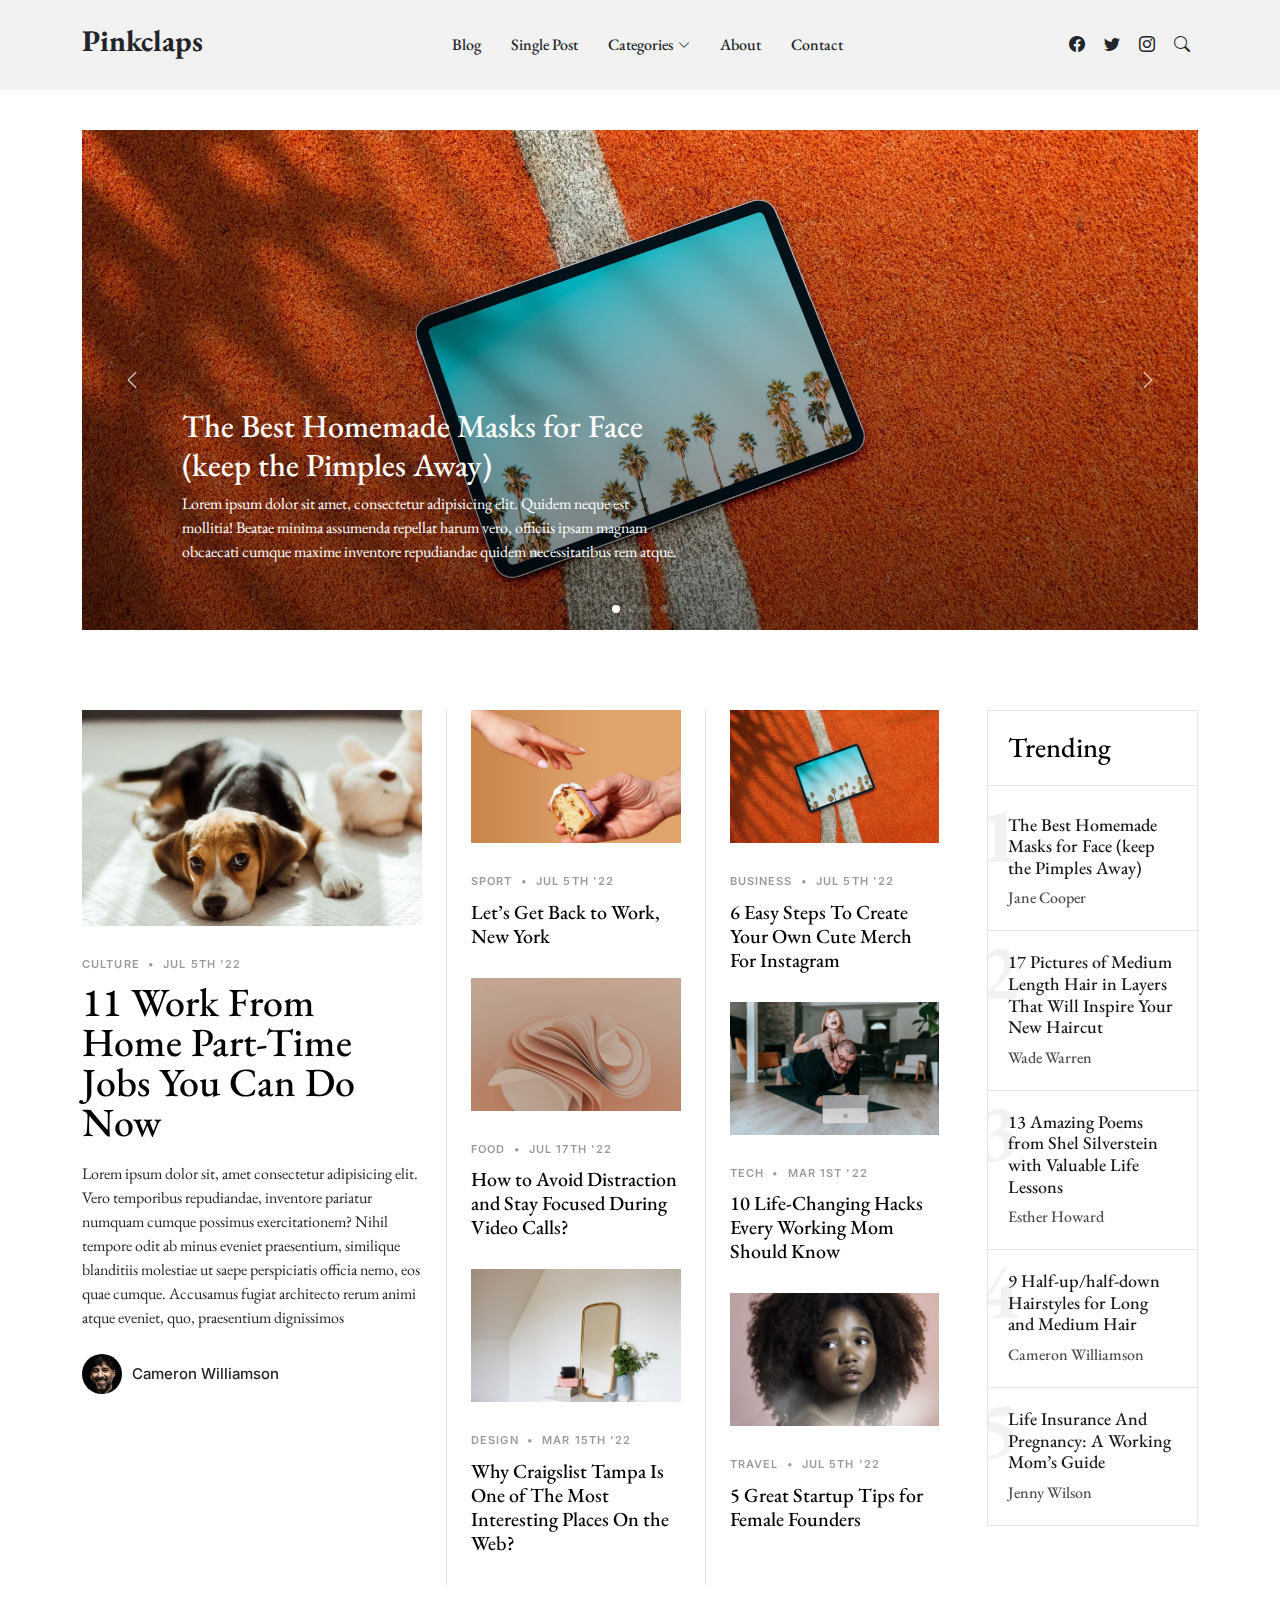
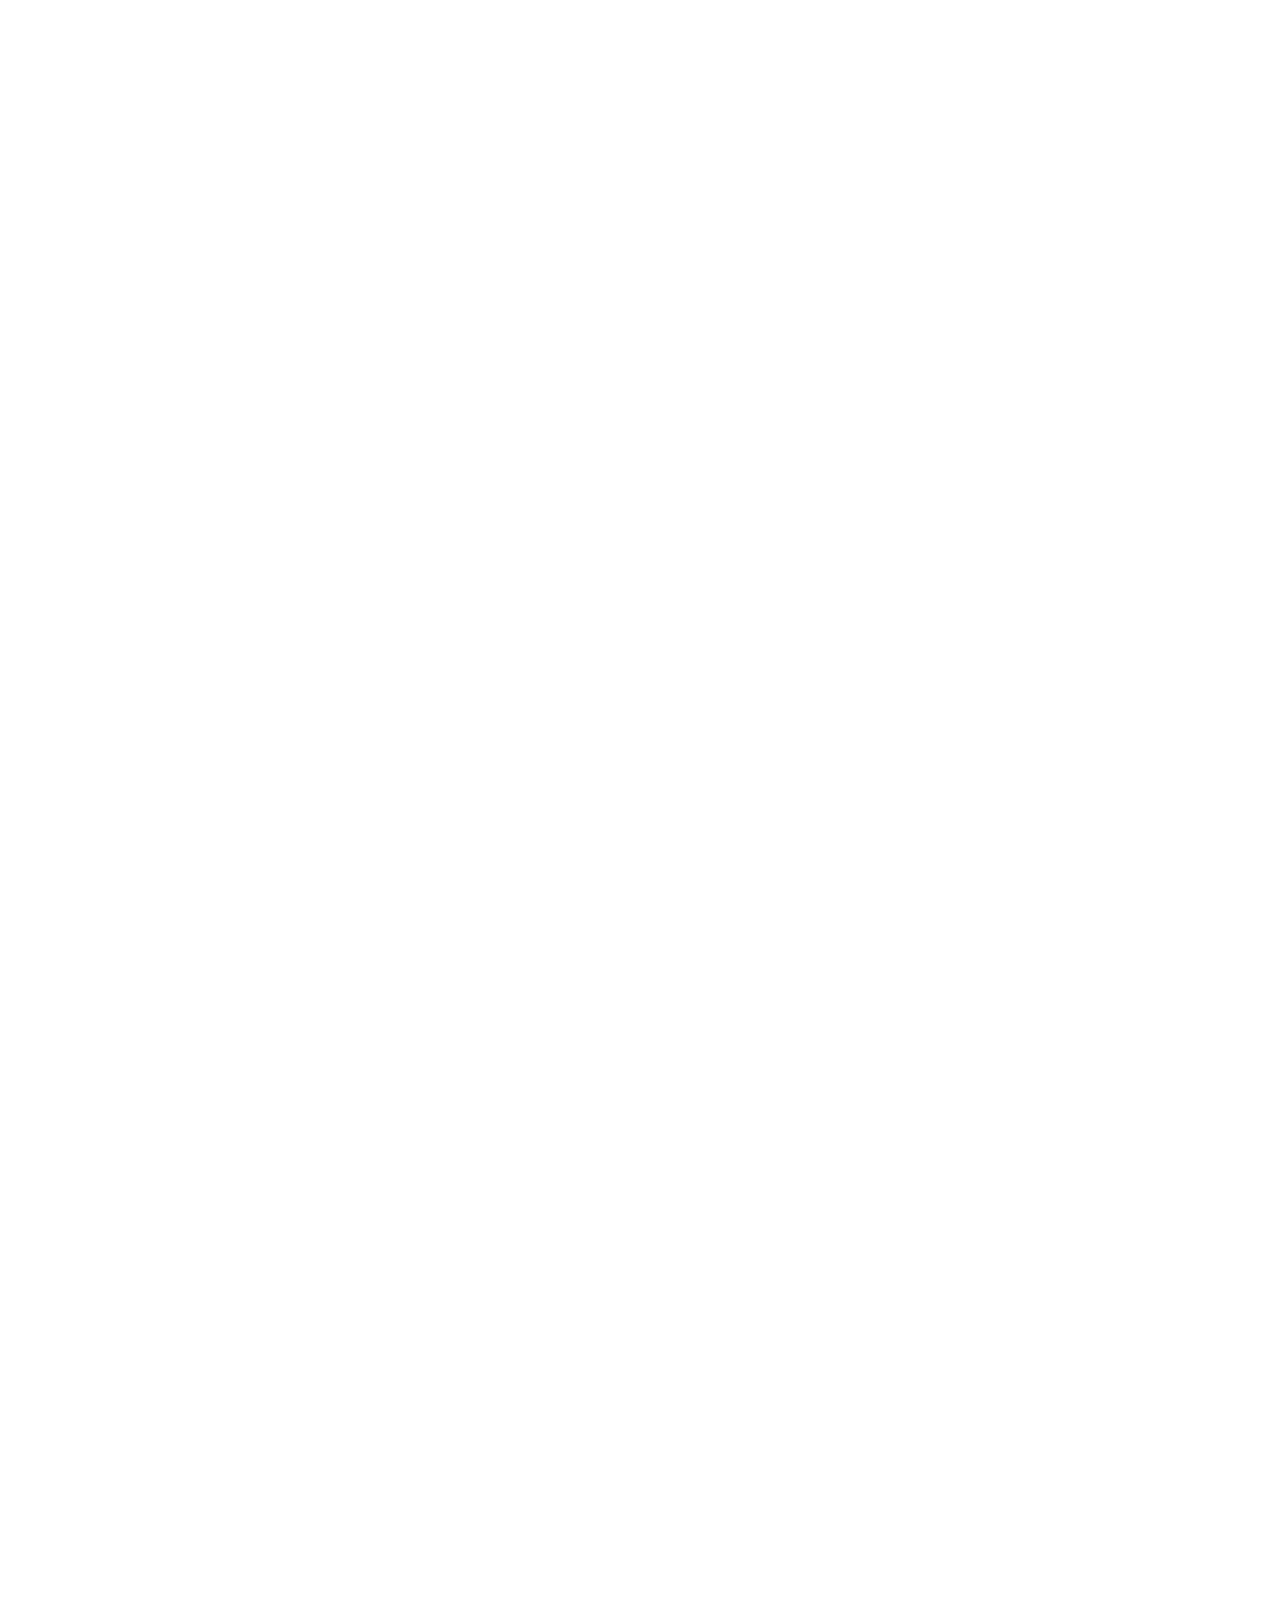
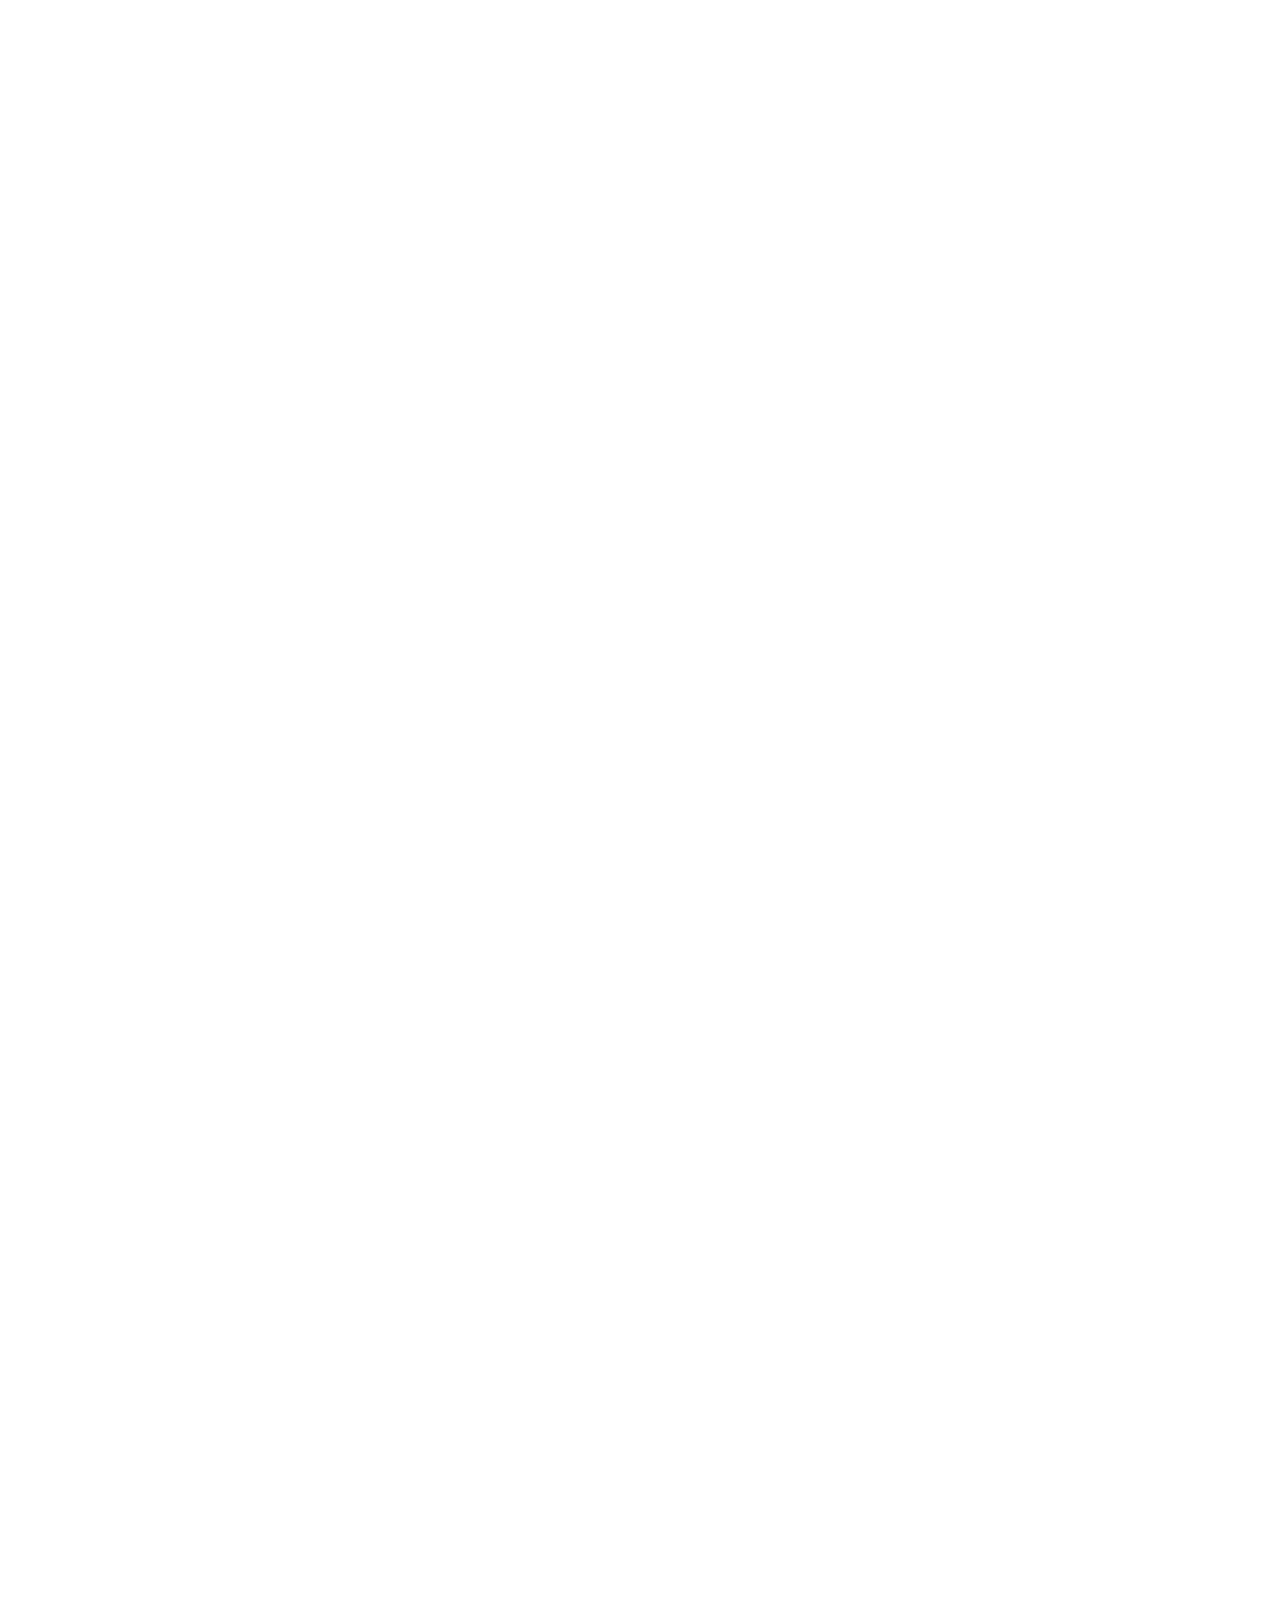
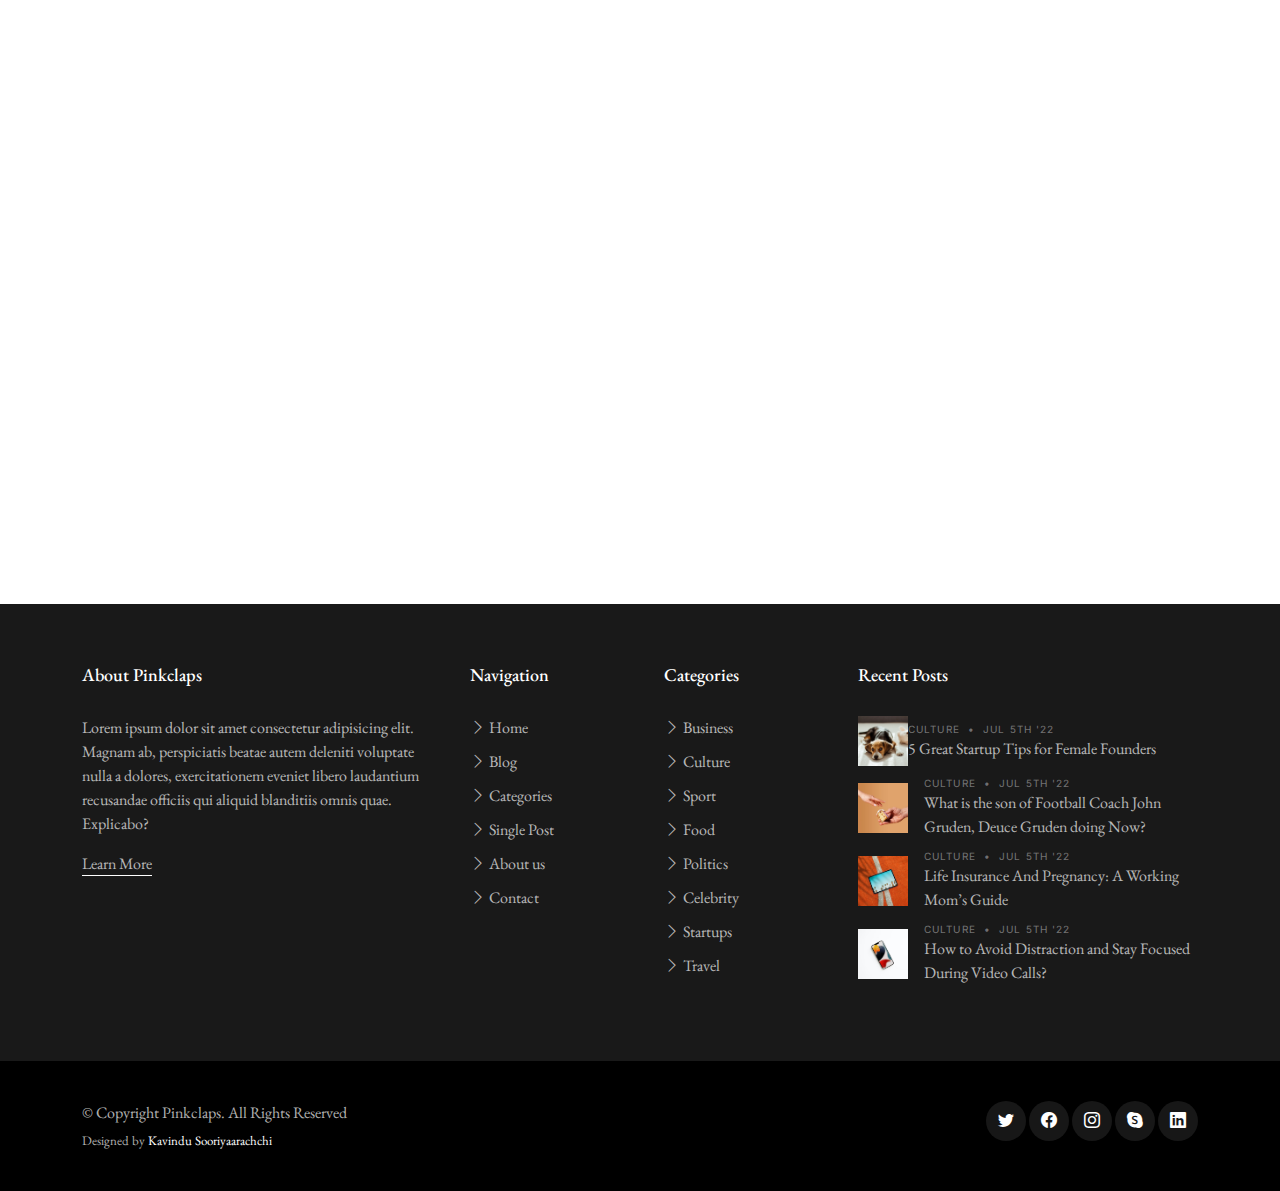
<file: index.html>
<!DOCTYPE html>
<html lang="en">

<head>
  <meta charset="utf-8">
  <meta content="width=device-width, initial-scale=1.0" name="viewport">

  <title>Pinkclaps</title>
  <meta content="" name="description">
  <meta content="" name="keywords">

  <!-- Favicons -->
  <link href="assets/img/favicon.png" rel="icon">
  <link href="assets/img/apple-touch-icon.png" rel="apple-touch-icon">

  <!-- Google Fonts -->
  <link rel="preconnect" href="https://fonts.googleapis.com">
  <link rel="preconnect" href="https://fonts.gstatic.com" crossorigin>
  <link href="https://fonts.googleapis.com/css2?family=EB+Garamond:wght@400;500&family=Inter:wght@400;500&family=Playfair+Display:ital,wght@0,400;0,700;1,400;1,700&display=swap" rel="stylesheet">

  <!-- Vendor CSS Files -->
  <link href="assets/vendor/bootstrap/css/bootstrap.min.css" rel="stylesheet">
  <link href="assets/vendor/bootstrap-icons/bootstrap-icons.css" rel="stylesheet">
  <link href="assets/vendor/swiper/swiper-bundle.min.css" rel="stylesheet">
  <link href="assets/vendor/glightbox/css/glightbox.min.css" rel="stylesheet">
  <link href="assets/vendor/aos/aos.css" rel="stylesheet">

  <!-- Template Main CSS Files -->
  <link href="assets/css/variables.css" rel="stylesheet">
  <link href="assets/css/main.css" rel="stylesheet">

 
</head>

<body>

  <!-- ======= Header ======= -->
  <header id="header" class="header d-flex align-items-center fixed-top">
    <div class="container-fluid container-xl d-flex align-items-center justify-content-between">

      <a href="index.html" class="logo d-flex align-items-center">
        <!-- Uncomment the line below if you also wish to use an image logo -->
        <!-- <img src="assets/img/logo.png" alt=""> -->
        <h1>Pinkclaps</h1>
      </a>

      <nav id="navbar" class="navbar">
        <ul>
          <li><a href="index.html">Blog</a></li>
          <li><a href="single-post.html">Single Post</a></li>
          <li class="dropdown"><a href="category.html"><span>Categories</span> <i class="bi bi-chevron-down dropdown-indicator"></i></a>
            <ul>
              <li><a href="search-result.html">Search Result</a></li>
              <li><a href="#">Drop Down 1</a></li>
              <li class="dropdown"><a href="#"><span>Deep Drop Down</span> <i class="bi bi-chevron-down dropdown-indicator"></i></a>
                <ul>
                  <li><a href="#">Deep Drop Down 1</a></li>
                  <li><a href="#">Deep Drop Down 2</a></li>
                  <li><a href="#">Deep Drop Down 3</a></li>
                  <li><a href="#">Deep Drop Down 4</a></li>
                  <li><a href="#">Deep Drop Down 5</a></li>
                </ul>
              </li>
              <li><a href="#">Drop Down 2</a></li>
              <li><a href="#">Drop Down 3</a></li>
              <li><a href="#">Drop Down 4</a></li>
            </ul>
          </li>

          <li><a href="about.html">About</a></li>
          <li><a href="contact.html">Contact</a></li>
        </ul>
      </nav><!-- .navbar -->

      <div class="position-relative">
        <a href="#" class="mx-2"><span class="bi-facebook"></span></a>
        <a href="#" class="mx-2"><span class="bi-twitter"></span></a>
        <a href="#" class="mx-2"><span class="bi-instagram"></span></a>

        <a href="#" class="mx-2 js-search-open"><span class="bi-search"></span></a>
        <i class="bi bi-list mobile-nav-toggle"></i>

        <!-- ======= Search Form ======= -->
        <div class="search-form-wrap js-search-form-wrap">
          <form action="search-result.html" class="search-form">
            <span class="icon bi-search"></span>
            <input type="text" placeholder="Search" class="form-control">
            <button class="btn js-search-close"><span class="bi-x"></span></button>
          </form>
        </div><!-- End Search Form -->

      </div>

    </div>

  </header><!-- End Header -->

  <main id="main">

    <!-- ======= Hero Slider Section ======= -->
    <section id="hero-slider" class="hero-slider">
      <div class="container-md" data-aos="fade-in">
        <div class="row">
          <div class="col-12">
            <div class="swiper sliderFeaturedPosts">
              <div class="swiper-wrapper">
                <div class="swiper-slide">
                  <a href="single-post.html" class="img-bg d-flex align-items-end" style="background-image: url('assets/img/post-slide-1.jpg');">
                    <div class="img-bg-inner">
                      <h2>The Best Homemade Masks for Face (keep the Pimples Away)</h2>
                      <p>Lorem ipsum dolor sit amet, consectetur adipisicing elit. Quidem neque est mollitia! Beatae minima assumenda repellat harum vero, officiis ipsam magnam obcaecati cumque maxime inventore repudiandae quidem necessitatibus rem atque.</p>
                    </div>
                  </a>
                </div>

                <div class="swiper-slide">
                  <a href="single-post.html" class="img-bg d-flex align-items-end" style="background-image: url('assets/img/post-slide-2.jpg');">
                    <div class="img-bg-inner">
                      <h2>17 Pictures of Medium Length Hair in Layers That Will Inspire Your New Haircut</h2>
                      <p>Lorem ipsum dolor sit amet, consectetur adipisicing elit. Quidem neque est mollitia! Beatae minima assumenda repellat harum vero, officiis ipsam magnam obcaecati cumque maxime inventore repudiandae quidem necessitatibus rem atque.</p>
                    </div>
                  </a>
                </div>

                <div class="swiper-slide">
                  <a href="single-post.html" class="img-bg d-flex align-items-end" style="background-image: url('assets/img/post-slide-3.jpg');">
                    <div class="img-bg-inner">
                      <h2>13 Amazing Poems from Shel Silverstein with Valuable Life Lessons</h2>
                      <p>Lorem ipsum dolor sit amet, consectetur adipisicing elit. Quidem neque est mollitia! Beatae minima assumenda repellat harum vero, officiis ipsam magnam obcaecati cumque maxime inventore repudiandae quidem necessitatibus rem atque.</p>
                    </div>
                  </a>
                </div>

                <div class="swiper-slide">
                  <a href="single-post.html" class="img-bg d-flex align-items-end" style="background-image: url('assets/img/post-slide-4.jpg');">
                    <div class="img-bg-inner">
                      <h2>9 Half-up/half-down Hairstyles for Long and Medium Hair</h2>
                      <p>Lorem ipsum dolor sit amet, consectetur adipisicing elit. Quidem neque est mollitia! Beatae minima assumenda repellat harum vero, officiis ipsam magnam obcaecati cumque maxime inventore repudiandae quidem necessitatibus rem atque.</p>
                    </div>
                  </a>
                </div>
              </div>
              <div class="custom-swiper-button-next">
                <span class="bi-chevron-right"></span>
              </div>
              <div class="custom-swiper-button-prev">
                <span class="bi-chevron-left"></span>
              </div>

              <div class="swiper-pagination"></div>
            </div>
          </div>
        </div>
      </div>
    </section><!-- End Hero Slider Section -->

    <!-- ======= Post Grid Section ======= -->
    <section id="posts" class="posts">
      <div class="container" data-aos="fade-up">
        <div class="row g-5">
          <div class="col-lg-4">
            <div class="post-entry-1 lg">
              <a href="single-post.html"><img src="assets/img/post-landscape-1.jpg" alt="" class="img-fluid"></a>
              <div class="post-meta"><span class="date">Culture</span> <span class="mx-1">&bullet;</span> <span>Jul 5th '22</span></div>
              <h2><a href="single-post.html">11 Work From Home Part-Time Jobs You Can Do Now</a></h2>
              <p class="mb-4 d-block">Lorem ipsum dolor sit, amet consectetur adipisicing elit. Vero temporibus repudiandae, inventore pariatur numquam cumque possimus exercitationem? Nihil tempore odit ab minus eveniet praesentium, similique blanditiis molestiae ut saepe perspiciatis officia nemo, eos quae cumque. Accusamus fugiat architecto rerum animi atque eveniet, quo, praesentium dignissimos</p>

              <div class="d-flex align-items-center author">
                <div class="photo"><img src="assets/img/person-1.jpg" alt="" class="img-fluid"></div>
                <div class="name">
                  <h3 class="m-0 p-0">Cameron Williamson</h3>
                </div>
              </div>
            </div>

          </div>

          <div class="col-lg-8">
            <div class="row g-5">
              <div class="col-lg-4 border-start custom-border">
                <div class="post-entry-1">
                  <a href="single-post.html"><img src="assets/img/post-landscape-2.jpg" alt="" class="img-fluid"></a>
                  <div class="post-meta"><span class="date">Sport</span> <span class="mx-1">&bullet;</span> <span>Jul 5th '22</span></div>
                  <h2><a href="single-post.html">Let’s Get Back to Work, New York</a></h2>
                </div>
                <div class="post-entry-1">
                  <a href="single-post.html"><img src="assets/img/post-landscape-5.jpg" alt="" class="img-fluid"></a>
                  <div class="post-meta"><span class="date">Food</span> <span class="mx-1">&bullet;</span> <span>Jul 17th '22</span></div>
                  <h2><a href="single-post.html">How to Avoid Distraction and Stay Focused During Video Calls?</a></h2>
                </div>
                <div class="post-entry-1">
                  <a href="single-post.html"><img src="assets/img/post-landscape-7.jpg" alt="" class="img-fluid"></a>
                  <div class="post-meta"><span class="date">Design</span> <span class="mx-1">&bullet;</span> <span>Mar 15th '22</span></div>
                  <h2><a href="single-post.html">Why Craigslist Tampa Is One of The Most Interesting Places On the Web?</a></h2>
                </div>
              </div>
              <div class="col-lg-4 border-start custom-border">
                <div class="post-entry-1">
                  <a href="single-post.html"><img src="assets/img/post-landscape-3.jpg" alt="" class="img-fluid"></a>
                  <div class="post-meta"><span class="date">Business</span> <span class="mx-1">&bullet;</span> <span>Jul 5th '22</span></div>
                  <h2><a href="single-post.html">6 Easy Steps To Create Your Own Cute Merch For Instagram</a></h2>
                </div>
                <div class="post-entry-1">
                  <a href="single-post.html"><img src="assets/img/post-landscape-6.jpg" alt="" class="img-fluid"></a>
                  <div class="post-meta"><span class="date">Tech</span> <span class="mx-1">&bullet;</span> <span>Mar 1st '22</span></div>
                  <h2><a href="single-post.html">10 Life-Changing Hacks Every Working Mom Should Know</a></h2>
                </div>
                <div class="post-entry-1">
                  <a href="single-post.html"><img src="assets/img/post-landscape-8.jpg" alt="" class="img-fluid"></a>
                  <div class="post-meta"><span class="date">Travel</span> <span class="mx-1">&bullet;</span> <span>Jul 5th '22</span></div>
                  <h2><a href="single-post.html">5 Great Startup Tips for Female Founders</a></h2>
                </div>
              </div>

              <!-- Trending Section -->
              <div class="col-lg-4">

                <div class="trending">
                  <h3>Trending</h3>
                  <ul class="trending-post">
                    <li>
                      <a href="single-post.html">
                        <span class="number">1</span>
                        <h3>The Best Homemade Masks for Face (keep the Pimples Away)</h3>
                        <span class="author">Jane Cooper</span>
                      </a>
                    </li>
                    <li>
                      <a href="single-post.html">
                        <span class="number">2</span>
                        <h3>17 Pictures of Medium Length Hair in Layers That Will Inspire Your New Haircut</h3>
                        <span class="author">Wade Warren</span>
                      </a>
                    </li>
                    <li>
                      <a href="single-post.html">
                        <span class="number">3</span>
                        <h3>13 Amazing Poems from Shel Silverstein with Valuable Life Lessons</h3>
                        <span class="author">Esther Howard</span>
                      </a>
                    </li>
                    <li>
                      <a href="single-post.html">
                        <span class="number">4</span>
                        <h3>9 Half-up/half-down Hairstyles for Long and Medium Hair</h3>
                        <span class="author">Cameron Williamson</span>
                      </a>
                    </li>
                    <li>
                      <a href="single-post.html">
                        <span class="number">5</span>
                        <h3>Life Insurance And Pregnancy: A Working Mom’s Guide</h3>
                        <span class="author">Jenny Wilson</span>
                      </a>
                    </li>
                  </ul>
                </div>

              </div> <!-- End Trending Section -->
            </div>
          </div>

        </div> <!-- End .row -->
      </div>
    </section> <!-- End Post Grid Section -->

    <!-- ======= Culture Category Section ======= -->
    <section class="category-section">
      <div class="container" data-aos="fade-up">

        <div class="section-header d-flex justify-content-between align-items-center mb-5">
          <h2>Culture</h2>
          <div><a href="category.html" class="more">See All Culture</a></div>
        </div>

        <div class="row">
          <div class="col-md-9">

            <div class="d-lg-flex post-entry-2">
              <a href="single-post.html" class="me-4 thumbnail mb-4 mb-lg-0 d-inline-block">
                <img src="assets/img/post-landscape-6.jpg" alt="" class="img-fluid">
              </a>
              <div>
                <div class="post-meta"><span class="date">Culture</span> <span class="mx-1">&bullet;</span> <span>Jul 5th '22</span></div>
                <h3><a href="single-post.html">What is the son of Football Coach John Gruden, Deuce Gruden doing Now?</a></h3>
                <p>Lorem ipsum dolor sit amet consectetur adipisicing elit. Distinctio placeat exercitationem magni voluptates dolore. Tenetur fugiat voluptates quas, nobis error deserunt aliquam temporibus sapiente, laudantium dolorum itaque libero eos deleniti?</p>
                <div class="d-flex align-items-center author">
                  <div class="photo"><img src="assets/img/person-2.jpg" alt="" class="img-fluid"></div>
                  <div class="name">
                    <h3 class="m-0 p-0">Wade Warren</h3>
                  </div>
                </div>
              </div>
            </div>

            <div class="row">
              <div class="col-lg-4">
                <div class="post-entry-1 border-bottom">
                  <a href="single-post.html"><img src="assets/img/post-landscape-1.jpg" alt="" class="img-fluid"></a>
                  <div class="post-meta"><span class="date">Culture</span> <span class="mx-1">&bullet;</span> <span>Jul 5th '22</span></div>
                  <h2 class="mb-2"><a href="single-post.html">11 Work From Home Part-Time Jobs You Can Do Now</a></h2>
                  <span class="author mb-3 d-block">Jenny Wilson</span>
                  <p class="mb-4 d-block">Lorem ipsum dolor sit, amet consectetur adipisicing elit. Vero temporibus repudiandae, inventore pariatur numquam cumque possimus</p>
                </div>

                <div class="post-entry-1">
                  <div class="post-meta"><span class="date">Culture</span> <span class="mx-1">&bullet;</span> <span>Jul 5th '22</span></div>
                  <h2 class="mb-2"><a href="single-post.html">5 Great Startup Tips for Female Founders</a></h2>
                  <span class="author mb-3 d-block">Jenny Wilson</span>
                </div>
              </div>
              <div class="col-lg-8">
                <div class="post-entry-1">
                  <a href="single-post.html"><img src="assets/img/post-landscape-2.jpg" alt="" class="img-fluid"></a>
                  <div class="post-meta"><span class="date">Culture</span> <span class="mx-1">&bullet;</span> <span>Jul 5th '22</span></div>
                  <h2 class="mb-2"><a href="single-post.html">How to Avoid Distraction and Stay Focused During Video Calls?</a></h2>
                  <span class="author mb-3 d-block">Jenny Wilson</span>
                  <p class="mb-4 d-block">Lorem ipsum dolor sit, amet consectetur adipisicing elit. Vero temporibus repudiandae, inventore pariatur numquam cumque possimus</p>
                </div>
              </div>
            </div>
          </div>

          <div class="col-md-3">
            <div class="post-entry-1 border-bottom">
              <div class="post-meta"><span class="date">Culture</span> <span class="mx-1">&bullet;</span> <span>Jul 5th '22</span></div>
              <h2 class="mb-2"><a href="single-post.html">How to Avoid Distraction and Stay Focused During Video Calls?</a></h2>
              <span class="author mb-3 d-block">Jenny Wilson</span>
            </div>

            <div class="post-entry-1 border-bottom">
              <div class="post-meta"><span class="date">Culture</span> <span class="mx-1">&bullet;</span> <span>Jul 5th '22</span></div>
              <h2 class="mb-2"><a href="single-post.html">17 Pictures of Medium Length Hair in Layers That Will Inspire Your New Haircut</a></h2>
              <span class="author mb-3 d-block">Jenny Wilson</span>
            </div>

            <div class="post-entry-1 border-bottom">
              <div class="post-meta"><span class="date">Culture</span> <span class="mx-1">&bullet;</span> <span>Jul 5th '22</span></div>
              <h2 class="mb-2"><a href="single-post.html">9 Half-up/half-down Hairstyles for Long and Medium Hair</a></h2>
              <span class="author mb-3 d-block">Jenny Wilson</span>
            </div>

            <div class="post-entry-1 border-bottom">
              <div class="post-meta"><span class="date">Culture</span> <span class="mx-1">&bullet;</span> <span>Jul 5th '22</span></div>
              <h2 class="mb-2"><a href="single-post.html">Life Insurance And Pregnancy: A Working Mom’s Guide</a></h2>
              <span class="author mb-3 d-block">Jenny Wilson</span>
            </div>

            <div class="post-entry-1 border-bottom">
              <div class="post-meta"><span class="date">Culture</span> <span class="mx-1">&bullet;</span> <span>Jul 5th '22</span></div>
              <h2 class="mb-2"><a href="single-post.html">The Best Homemade Masks for Face (keep the Pimples Away)</a></h2>
              <span class="author mb-3 d-block">Jenny Wilson</span>
            </div>

            <div class="post-entry-1 border-bottom">
              <div class="post-meta"><span class="date">Culture</span> <span class="mx-1">&bullet;</span> <span>Jul 5th '22</span></div>
              <h2 class="mb-2"><a href="single-post.html">10 Life-Changing Hacks Every Working Mom Should Know</a></h2>
              <span class="author mb-3 d-block">Jenny Wilson</span>
            </div>
          </div>
        </div>
      </div>
    </section><!-- End Culture Category Section -->

    <!-- ======= Business Category Section ======= -->
    <section class="category-section">
      <div class="container" data-aos="fade-up">

        <div class="section-header d-flex justify-content-between align-items-center mb-5">
          <h2>Business</h2>
          <div><a href="category.html" class="more">See All Business</a></div>
        </div>

        <div class="row">
          <div class="col-md-9 order-md-2">

            <div class="d-lg-flex post-entry-2">
              <a href="single-post.html" class="me-4 thumbnail d-inline-block mb-4 mb-lg-0">
                <img src="assets/img/post-landscape-3.jpg" alt="" class="img-fluid">
              </a>
              <div>
                <div class="post-meta"><span class="date">Business</span> <span class="mx-1">&bullet;</span> <span>Jul 5th '22</span></div>
                <h3><a href="single-post.html">What is the son of Football Coach John Gruden, Deuce Gruden doing Now?</a></h3>
                <p>Lorem ipsum dolor sit amet consectetur adipisicing elit. Distinctio placeat exercitationem magni voluptates dolore. Tenetur fugiat voluptates quas, nobis error deserunt aliquam temporibus sapiente, laudantium dolorum itaque libero eos deleniti?</p>
                <div class="d-flex align-items-center author">
                  <div class="photo"><img src="assets/img/person-4.jpg" alt="" class="img-fluid"></div>
                  <div class="name">
                    <h3 class="m-0 p-0">Wade Warren</h3>
                  </div>
                </div>
              </div>
            </div>

            <div class="row">
              <div class="col-lg-4">
                <div class="post-entry-1 border-bottom">
                  <a href="single-post.html"><img src="assets/img/post-landscape-5.jpg" alt="" class="img-fluid"></a>
                  <div class="post-meta"><span class="date">Business</span> <span class="mx-1">&bullet;</span> <span>Jul 5th '22</span></div>
                  <h2 class="mb-2"><a href="single-post.html">11 Work From Home Part-Time Jobs You Can Do Now</a></h2>
                  <span class="author mb-3 d-block">Jenny Wilson</span>
                  <p class="mb-4 d-block">Lorem ipsum dolor sit, amet consectetur adipisicing elit. Vero temporibus repudiandae, inventore pariatur numquam cumque possimus</p>
                </div>

                <div class="post-entry-1">
                  <div class="post-meta"><span class="date">Business</span> <span class="mx-1">&bullet;</span> <span>Jul 5th '22</span></div>
                  <h2 class="mb-2"><a href="single-post.html">5 Great Startup Tips for Female Founders</a></h2>
                  <span class="author mb-3 d-block">Jenny Wilson</span>
                </div>
              </div>
              <div class="col-lg-8">
                <div class="post-entry-1">
                  <a href="single-post.html"><img src="assets/img/post-landscape-7.jpg" alt="" class="img-fluid"></a>
                  <div class="post-meta"><span class="date">Business</span> <span class="mx-1">&bullet;</span> <span>Jul 5th '22</span></div>
                  <h2 class="mb-2"><a href="single-post.html">How to Avoid Distraction and Stay Focused During Video Calls?</a></h2>
                  <span class="author mb-3 d-block">Jenny Wilson</span>
                  <p class="mb-4 d-block">Lorem ipsum dolor sit, amet consectetur adipisicing elit. Vero temporibus repudiandae, inventore pariatur numquam cumque possimus</p>
                </div>
              </div>
            </div>
          </div>

          <div class="col-md-3">
            <div class="post-entry-1 border-bottom">
              <div class="post-meta"><span class="date">Business</span> <span class="mx-1">&bullet;</span> <span>Jul 5th '22</span></div>
              <h2 class="mb-2"><a href="single-post.html">How to Avoid Distraction and Stay Focused During Video Calls?</a></h2>
              <span class="author mb-3 d-block">Jenny Wilson</span>
            </div>

            <div class="post-entry-1 border-bottom">
              <div class="post-meta"><span class="date">Business</span> <span class="mx-1">&bullet;</span> <span>Jul 5th '22</span></div>
              <h2 class="mb-2"><a href="single-post.html">17 Pictures of Medium Length Hair in Layers That Will Inspire Your New Haircut</a></h2>
              <span class="author mb-3 d-block">Jenny Wilson</span>
            </div>

            <div class="post-entry-1 border-bottom">
              <div class="post-meta"><span class="date">Business</span> <span class="mx-1">&bullet;</span> <span>Jul 5th '22</span></div>
              <h2 class="mb-2"><a href="single-post.html">9 Half-up/half-down Hairstyles for Long and Medium Hair</a></h2>
              <span class="author mb-3 d-block">Jenny Wilson</span>
            </div>

            <div class="post-entry-1 border-bottom">
              <div class="post-meta"><span class="date">Business</span> <span class="mx-1">&bullet;</span> <span>Jul 5th '22</span></div>
              <h2 class="mb-2"><a href="single-post.html">Life Insurance And Pregnancy: A Working Mom’s Guide</a></h2>
              <span class="author mb-3 d-block">Jenny Wilson</span>
            </div>

            <div class="post-entry-1 border-bottom">
              <div class="post-meta"><span class="date">Business</span> <span class="mx-1">&bullet;</span> <span>Jul 5th '22</span></div>
              <h2 class="mb-2"><a href="single-post.html">The Best Homemade Masks for Face (keep the Pimples Away)</a></h2>
              <span class="author mb-3 d-block">Jenny Wilson</span>
            </div>

            <div class="post-entry-1 border-bottom">
              <div class="post-meta"><span class="date">Business</span> <span class="mx-1">&bullet;</span> <span>Jul 5th '22</span></div>
              <h2 class="mb-2"><a href="single-post.html">10 Life-Changing Hacks Every Working Mom Should Know</a></h2>
              <span class="author mb-3 d-block">Jenny Wilson</span>
            </div>
          </div>
        </div>
      </div>

    </section><!-- End Business Category Section -->

    <!-- ======= Lifestyle Category Section ======= -->
    <section class="category-section">
      <div class="container" data-aos="fade-up">

        <div class="section-header d-flex justify-content-between align-items-center mb-5">
          <h2>Lifestyle</h2>
          <div><a href="category.html" class="more">See All Lifestyle</a></div>
        </div>

        <div class="row g-5">
          <div class="col-lg-4">
            <div class="post-entry-1 lg">
              <a href="single-post.html"><img src="assets/img/post-landscape-8.jpg" alt="" class="img-fluid"></a>
              <div class="post-meta"><span class="date">Lifestyle</span> <span class="mx-1">&bullet;</span> <span>Jul 5th '22</span></div>
              <h2><a href="single-post.html">11 Work From Home Part-Time Jobs You Can Do Now</a></h2>
              <p class="mb-4 d-block">Lorem ipsum dolor sit, amet consectetur adipisicing elit. Vero temporibus repudiandae, inventore pariatur numquam cumque possimus exercitationem? Nihil tempore odit ab minus eveniet praesentium, similique blanditiis molestiae ut saepe perspiciatis officia nemo, eos quae cumque. Accusamus fugiat architecto rerum animi atque eveniet, quo, praesentium dignissimos</p>

              <div class="d-flex align-items-center author">
                <div class="photo"><img src="assets/img/person-7.jpg" alt="" class="img-fluid"></div>
                <div class="name">
                  <h3 class="m-0 p-0">Esther Howard</h3>
                </div>
              </div>
            </div>

            <div class="post-entry-1 border-bottom">
              <div class="post-meta"><span class="date">Lifestyle</span> <span class="mx-1">&bullet;</span> <span>Jul 5th '22</span></div>
              <h2 class="mb-2"><a href="single-post.html">The Best Homemade Masks for Face (keep the Pimples Away)</a></h2>
              <span class="author mb-3 d-block">Jenny Wilson</span>
            </div>

            <div class="post-entry-1">
              <div class="post-meta"><span class="date">Lifestyle</span> <span class="mx-1">&bullet;</span> <span>Jul 5th '22</span></div>
              <h2 class="mb-2"><a href="single-post.html">10 Life-Changing Hacks Every Working Mom Should Know</a></h2>
              <span class="author mb-3 d-block">Jenny Wilson</span>
            </div>

          </div>

          <div class="col-lg-8">
            <div class="row g-5">
              <div class="col-lg-4 border-start custom-border">
                <div class="post-entry-1">
                  <a href="single-post.html"><img src="assets/img/post-landscape-6.jpg" alt="" class="img-fluid"></a>
                  <div class="post-meta"><span class="date">Lifestyle</span> <span class="mx-1">&bullet;</span> <span>Jul 5th '22</span></div>
                  <h2><a href="single-post.html">Let’s Get Back to Work, New York</a></h2>
                </div>
                <div class="post-entry-1">
                  <a href="single-post.html"><img src="assets/img/post-landscape-5.jpg" alt="" class="img-fluid"></a>
                  <div class="post-meta"><span class="date">Lifestyle</span> <span class="mx-1">&bullet;</span> <span>Jul 17th '22</span></div>
                  <h2><a href="single-post.html">How to Avoid Distraction and Stay Focused During Video Calls?</a></h2>
                </div>
                <div class="post-entry-1">
                  <a href="single-post.html"><img src="assets/img/post-landscape-4.jpg" alt="" class="img-fluid"></a>
                  <div class="post-meta"><span class="date">Lifestyle</span> <span class="mx-1">&bullet;</span> <span>Mar 15th '22</span></div>
                  <h2><a href="single-post.html">Why Craigslist Tampa Is One of The Most Interesting Places On the Web?</a></h2>
                </div>
              </div>
              <div class="col-lg-4 border-start custom-border">
                <div class="post-entry-1">
                  <a href="single-post.html"><img src="assets/img/post-landscape-3.jpg" alt="" class="img-fluid"></a>
                  <div class="post-meta"><span class="date">Lifestyle</span> <span class="mx-1">&bullet;</span> <span>Jul 5th '22</span></div>
                  <h2><a href="single-post.html">6 Easy Steps To Create Your Own Cute Merch For Instagram</a></h2>
                </div>
                <div class="post-entry-1">
                  <a href="single-post.html"><img src="assets/img/post-landscape-2.jpg" alt="" class="img-fluid"></a>
                  <div class="post-meta"><span class="date">Lifestyle</span> <span class="mx-1">&bullet;</span> <span>Mar 1st '22</span></div>
                  <h2><a href="single-post.html">10 Life-Changing Hacks Every Working Mom Should Know</a></h2>
                </div>
                <div class="post-entry-1">
                  <a href="single-post.html"><img src="assets/img/post-landscape-1.jpg" alt="" class="img-fluid"></a>
                  <div class="post-meta"><span class="date">Lifestyle</span> <span class="mx-1">&bullet;</span> <span>Jul 5th '22</span></div>
                  <h2><a href="single-post.html">5 Great Startup Tips for Female Founders</a></h2>
                </div>
              </div>
              <div class="col-lg-4">

                <div class="post-entry-1 border-bottom">
                  <div class="post-meta"><span class="date">Lifestyle</span> <span class="mx-1">&bullet;</span> <span>Jul 5th '22</span></div>
                  <h2 class="mb-2"><a href="single-post.html">How to Avoid Distraction and Stay Focused During Video Calls?</a></h2>
                  <span class="author mb-3 d-block">Jenny Wilson</span>
                </div>

                <div class="post-entry-1 border-bottom">
                  <div class="post-meta"><span class="date">Lifestyle</span> <span class="mx-1">&bullet;</span> <span>Jul 5th '22</span></div>
                  <h2 class="mb-2"><a href="single-post.html">17 Pictures of Medium Length Hair in Layers That Will Inspire Your New Haircut</a></h2>
                  <span class="author mb-3 d-block">Jenny Wilson</span>
                </div>

                <div class="post-entry-1 border-bottom">
                  <div class="post-meta"><span class="date">Lifestyle</span> <span class="mx-1">&bullet;</span> <span>Jul 5th '22</span></div>
                  <h2 class="mb-2"><a href="single-post.html">9 Half-up/half-down Hairstyles for Long and Medium Hair</a></h2>
                  <span class="author mb-3 d-block">Jenny Wilson</span>
                </div>

                <div class="post-entry-1 border-bottom">
                  <div class="post-meta"><span class="date">Lifestyle</span> <span class="mx-1">&bullet;</span> <span>Jul 5th '22</span></div>
                  <h2 class="mb-2"><a href="single-post.html">Life Insurance And Pregnancy: A Working Mom’s Guide</a></h2>
                  <span class="author mb-3 d-block">Jenny Wilson</span>
                </div>

                <div class="post-entry-1 border-bottom">
                  <div class="post-meta"><span class="date">Lifestyle</span> <span class="mx-1">&bullet;</span> <span>Jul 5th '22</span></div>
                  <h2 class="mb-2"><a href="single-post.html">The Best Homemade Masks for Face (keep the Pimples Away)</a></h2>
                  <span class="author mb-3 d-block">Jenny Wilson</span>
                </div>

                <div class="post-entry-1 border-bottom">
                  <div class="post-meta"><span class="date">Lifestyle</span> <span class="mx-1">&bullet;</span> <span>Jul 5th '22</span></div>
                  <h2 class="mb-2"><a href="single-post.html">10 Life-Changing Hacks Every Working Mom Should Know</a></h2>
                  <span class="author mb-3 d-block">Jenny Wilson</span>
                </div>

              </div>
            </div>
          </div>

        </div> <!-- End .row -->
      </div>
    </section><!-- End Lifestyle Category Section -->

  </main><!-- End #main -->

  <!-- ======= Footer ======= -->
  <footer id="footer" class="footer">

    <div class="footer-content">
      <div class="container">

        <div class="row g-5">
          <div class="col-lg-4">
            <h3 class="footer-heading">About Pinkclaps</h3>
            <p>Lorem ipsum dolor sit amet consectetur adipisicing elit. Magnam ab, perspiciatis beatae autem deleniti voluptate nulla a dolores, exercitationem eveniet libero laudantium recusandae officiis qui aliquid blanditiis omnis quae. Explicabo?</p>
            <p><a href="about.html" class="footer-link-more">Learn More</a></p>
          </div>
          <div class="col-6 col-lg-2">
            <h3 class="footer-heading">Navigation</h3>
            <ul class="footer-links list-unstyled">
              <li><a href="index.html"><i class="bi bi-chevron-right"></i> Home</a></li>
              <li><a href="index.html"><i class="bi bi-chevron-right"></i> Blog</a></li>
              <li><a href="category.html"><i class="bi bi-chevron-right"></i> Categories</a></li>
              <li><a href="single-post.html"><i class="bi bi-chevron-right"></i> Single Post</a></li>
              <li><a href="about.html"><i class="bi bi-chevron-right"></i> About us</a></li>
              <li><a href="contact.html"><i class="bi bi-chevron-right"></i> Contact</a></li>
            </ul>
          </div>
          <div class="col-6 col-lg-2">
            <h3 class="footer-heading">Categories</h3>
            <ul class="footer-links list-unstyled">
              <li><a href="category.html"><i class="bi bi-chevron-right"></i> Business</a></li>
              <li><a href="category.html"><i class="bi bi-chevron-right"></i> Culture</a></li>
              <li><a href="category.html"><i class="bi bi-chevron-right"></i> Sport</a></li>
              <li><a href="category.html"><i class="bi bi-chevron-right"></i> Food</a></li>
              <li><a href="category.html"><i class="bi bi-chevron-right"></i> Politics</a></li>
              <li><a href="category.html"><i class="bi bi-chevron-right"></i> Celebrity</a></li>
              <li><a href="category.html"><i class="bi bi-chevron-right"></i> Startups</a></li>
              <li><a href="category.html"><i class="bi bi-chevron-right"></i> Travel</a></li>

            </ul>
          </div>

          <div class="col-lg-4">
            <h3 class="footer-heading">Recent Posts</h3>

            <ul class="footer-links footer-blog-entry list-unstyled">
              <li>
                <a href="single-post.html" class="d-flex align-items-center">
                  <img src="assets/img/post-sq-1.jpg" alt="" class="img-fluid me-3f">
                  <div>
                    <div class="post-meta d-block"><span class="date">Culture</span> <span class="mx-1">&bullet;</span> <span>Jul 5th '22</span></div>
                    <span>5 Great Startup Tips for Female Founders</span>
                  </div>
                </a>
              </li>

              <li>
                <a href="single-post.html" class="d-flex align-items-center">
                  <img src="assets/img/post-sq-2.jpg" alt="" class="img-fluid me-3">
                  <div>
                    <div class="post-meta d-block"><span class="date">Culture</span> <span class="mx-1">&bullet;</span> <span>Jul 5th '22</span></div>
                    <span>What is the son of Football Coach John Gruden, Deuce Gruden doing Now?</span>
                  </div>
                </a>
              </li>

              <li>
                <a href="single-post.html" class="d-flex align-items-center">
                  <img src="assets/img/post-sq-3.jpg" alt="" class="img-fluid me-3">
                  <div>
                    <div class="post-meta d-block"><span class="date">Culture</span> <span class="mx-1">&bullet;</span> <span>Jul 5th '22</span></div>
                    <span>Life Insurance And Pregnancy: A Working Mom’s Guide</span>
                  </div>
                </a>
              </li>

              <li>
                <a href="single-post.html" class="d-flex align-items-center">
                  <img src="assets/img/post-sq-4.jpg" alt="" class="img-fluid me-3">
                  <div>
                    <div class="post-meta d-block"><span class="date">Culture</span> <span class="mx-1">&bullet;</span> <span>Jul 5th '22</span></div>
                    <span>How to Avoid Distraction and Stay Focused During Video Calls?</span>
                  </div>
                </a>
              </li>

            </ul>

          </div>
        </div>
      </div>
    </div>

    <div class="footer-legal">
      <div class="container">

        <div class="row justify-content-between">
          <div class="col-md-6 text-center text-md-start mb-3 mb-md-0">
            <div class="copyright">
              © Copyright <strong><span>Pinkclaps</span></strong>. All Rights Reserved
            </div>

            <div class="credits">
              
              Designed by <a href="https://kavindusooriyaarachchi.42web.io/?i=1">Kavindu Sooriyaarachchi</a>
            </div>

          </div>

          <div class="col-md-6">
            <div class="social-links mb-3 mb-lg-0 text-center text-md-end">
              <a href="#" class="twitter"><i class="bi bi-twitter"></i></a>
              <a href="#" class="facebook"><i class="bi bi-facebook"></i></a>
              <a href="#" class="instagram"><i class="bi bi-instagram"></i></a>
              <a href="#" class="google-plus"><i class="bi bi-skype"></i></a>
              <a href="#" class="linkedin"><i class="bi bi-linkedin"></i></a>
            </div>

          </div>

        </div>

      </div>
    </div>

  </footer>

  <a href="#" class="scroll-top d-flex align-items-center justify-content-center"><i class="bi bi-arrow-up-short"></i></a>

  <!-- Vendor JS Files -->
  <script src="assets/vendor/bootstrap/js/bootstrap.bundle.min.js"></script>
  <script src="assets/vendor/swiper/swiper-bundle.min.js"></script>
  <script src="assets/vendor/glightbox/js/glightbox.min.js"></script>
  <script src="assets/vendor/aos/aos.js"></script>
  <script src="assets/vendor/php-email-form/validate.js"></script>

  <!-- Template Main JS File -->
  <script src="assets/js/main.js"></script>

</body>

</html>
</file>
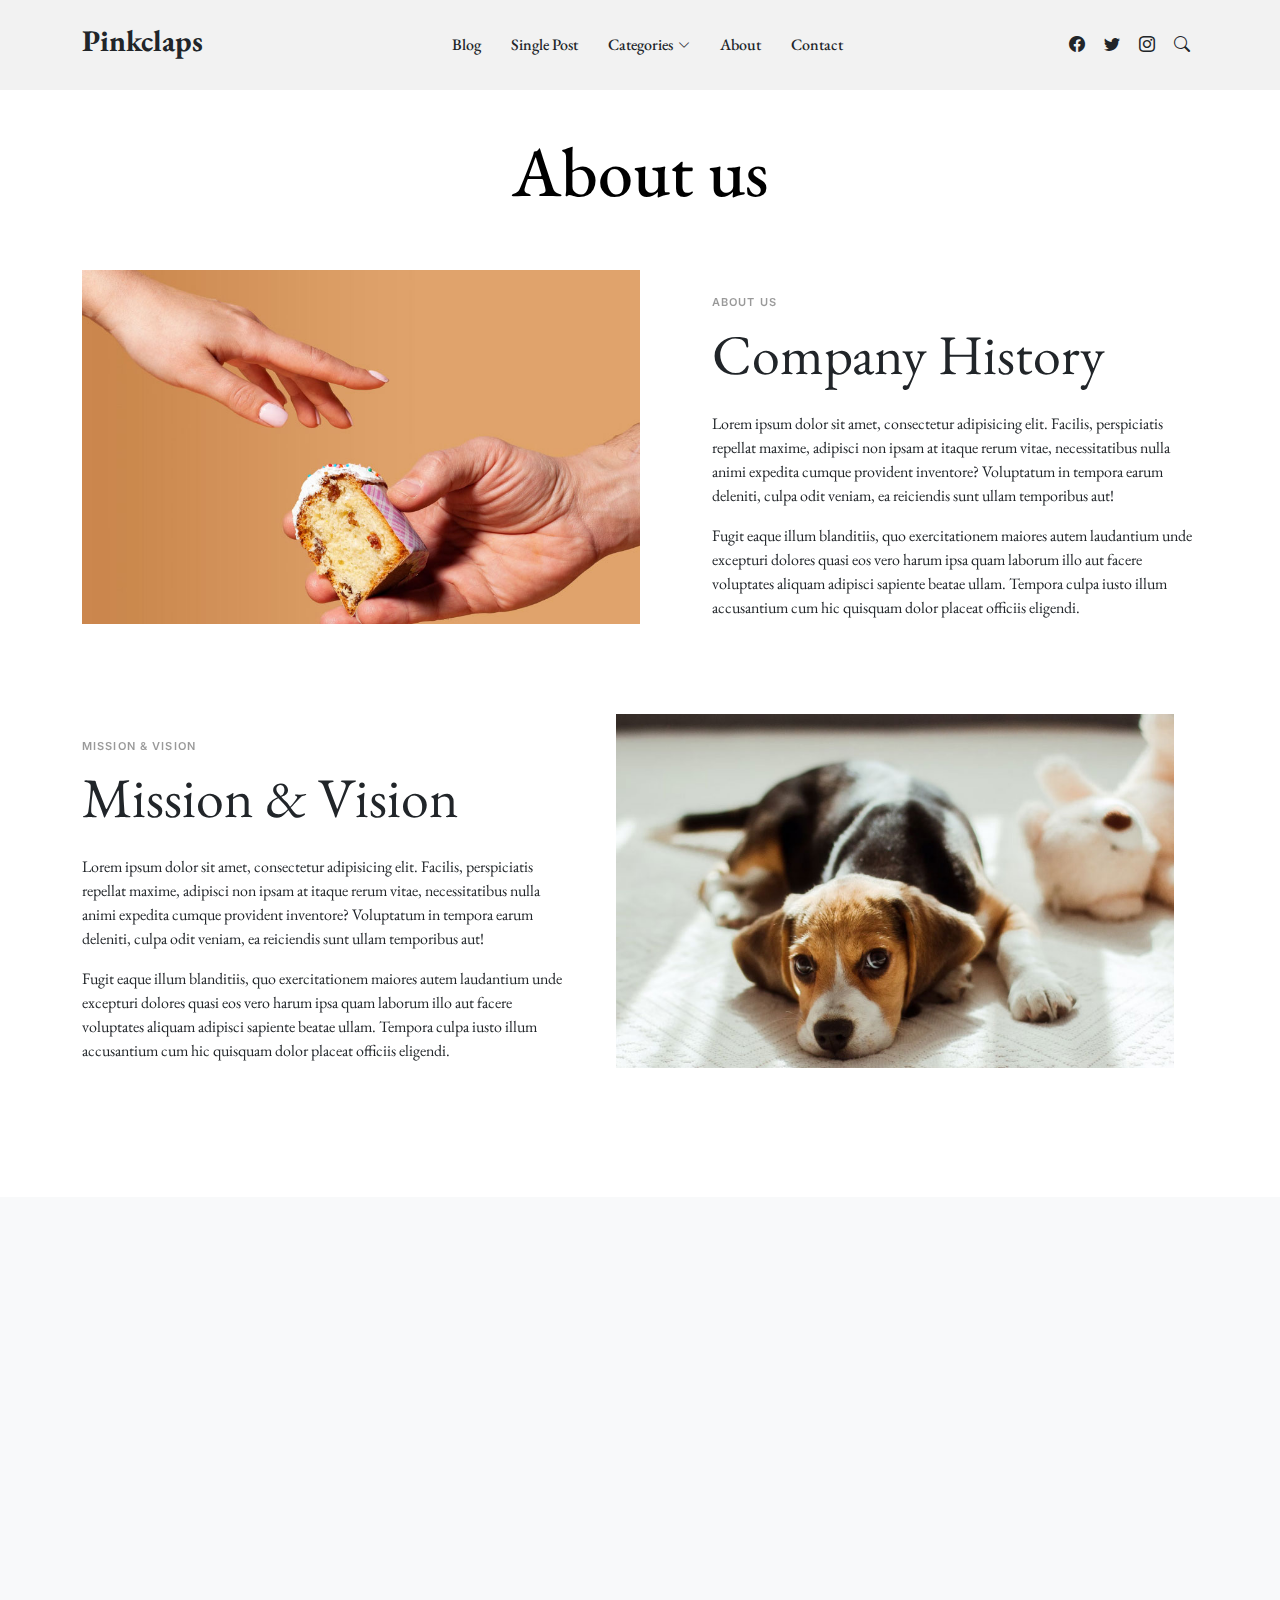
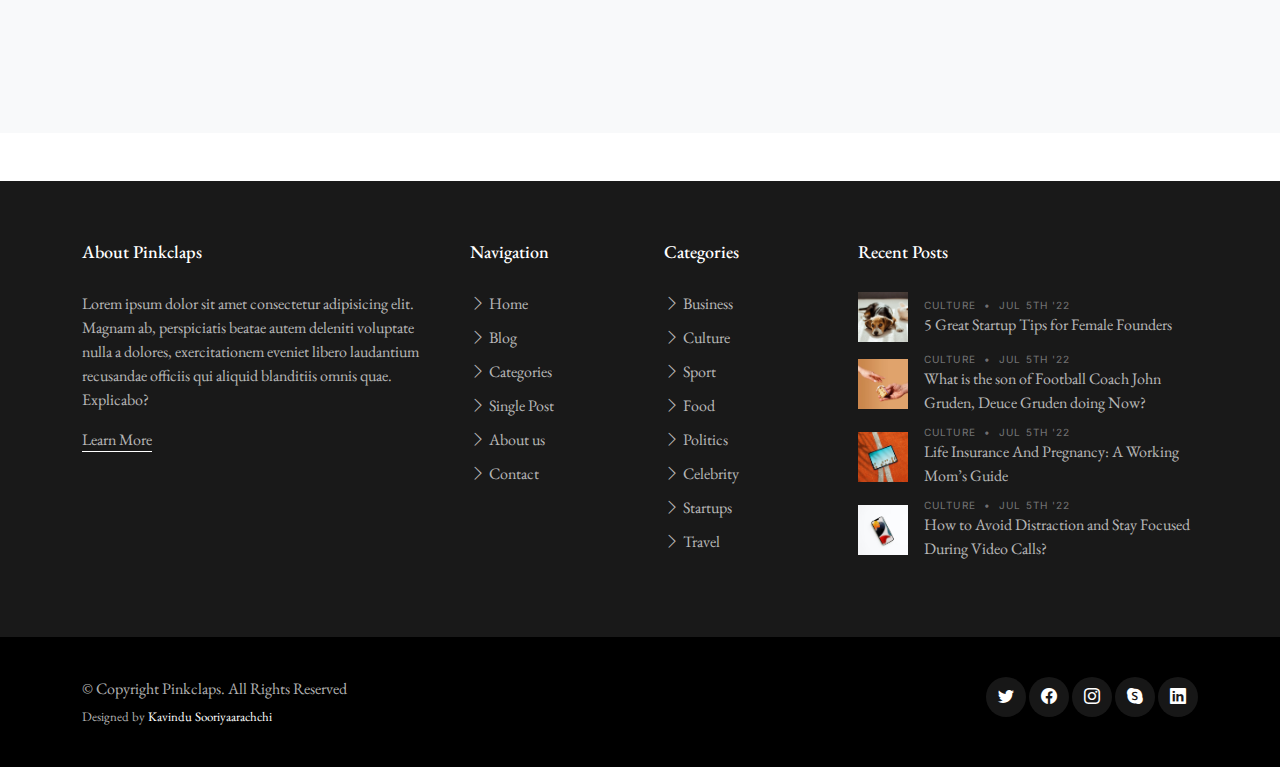
<file: about.html>
<!DOCTYPE html>
<html lang="en">

<head>
  <meta charset="utf-8">
  <meta content="width=device-width, initial-scale=1.0" name="viewport">

  <title>About - Pinkclaps</title>
  <meta content="" name="description">
  <meta content="" name="keywords">

  <!-- Favicons -->
  <link href="assets/img/favicon.png" rel="icon">
  <link href="assets/img/apple-touch-icon.png" rel="apple-touch-icon">

  <!-- Google Fonts -->
  <link rel="preconnect" href="https://fonts.googleapis.com">
  <link rel="preconnect" href="https://fonts.gstatic.com" crossorigin>
  <link href="https://fonts.googleapis.com/css2?family=EB+Garamond:wght@400;500&family=Inter:wght@400;500&family=Playfair+Display:ital,wght@0,400;0,700;1,400;1,700&display=swap" rel="stylesheet">

  <!-- Vendor CSS Files -->
  <link href="assets/vendor/bootstrap/css/bootstrap.min.css" rel="stylesheet">
  <link href="assets/vendor/bootstrap-icons/bootstrap-icons.css" rel="stylesheet">
  <link href="assets/vendor/swiper/swiper-bundle.min.css" rel="stylesheet">
  <link href="assets/vendor/glightbox/css/glightbox.min.css" rel="stylesheet">
  <link href="assets/vendor/aos/aos.css" rel="stylesheet">

  <!-- Template Main CSS Files -->
  <link href="assets/css/variables.css" rel="stylesheet">
  <link href="assets/css/main.css" rel="stylesheet">

 
</head>

<body>

  <!-- ======= Header ======= -->
  <header id="header" class="header d-flex align-items-center fixed-top">
    <div class="container-fluid container-xl d-flex align-items-center justify-content-between">

      <a href="index.html" class="logo d-flex align-items-center">
        <!-- Uncomment the line below if you also wish to use an image logo -->
        <!-- <img src="assets/img/logo.png" alt=""> -->
        <h1>Pinkclaps</h1>
      </a>

      <nav id="navbar" class="navbar">
        <ul>
          <li><a href="index.html">Blog</a></li>
          <li><a href="single-post.html">Single Post</a></li>
          <li class="dropdown"><a href="category.html"><span>Categories</span> <i class="bi bi-chevron-down dropdown-indicator"></i></a>
            <ul>
              <li><a href="search-result.html">Search Result</a></li>
              <li><a href="#">Drop Down 1</a></li>
              <li class="dropdown"><a href="#"><span>Deep Drop Down</span> <i class="bi bi-chevron-down dropdown-indicator"></i></a>
                <ul>
                  <li><a href="#">Deep Drop Down 1</a></li>
                  <li><a href="#">Deep Drop Down 2</a></li>
                  <li><a href="#">Deep Drop Down 3</a></li>
                  <li><a href="#">Deep Drop Down 4</a></li>
                  <li><a href="#">Deep Drop Down 5</a></li>
                </ul>
              </li>
              <li><a href="#">Drop Down 2</a></li>
              <li><a href="#">Drop Down 3</a></li>
              <li><a href="#">Drop Down 4</a></li>
            </ul>
          </li>

          <li><a href="about.html">About</a></li>
          <li><a href="contact.html">Contact</a></li>
        </ul>
      </nav><!-- .navbar -->

      <div class="position-relative">
        <a href="#" class="mx-2"><span class="bi-facebook"></span></a>
        <a href="#" class="mx-2"><span class="bi-twitter"></span></a>
        <a href="#" class="mx-2"><span class="bi-instagram"></span></a>

        <a href="#" class="mx-2 js-search-open"><span class="bi-search"></span></a>
        <i class="bi bi-list mobile-nav-toggle"></i>

        <!-- ======= Search Form ======= -->
        <div class="search-form-wrap js-search-form-wrap">
          <form action="search-result.html" class="search-form">
            <span class="icon bi-search"></span>
            <input type="text" placeholder="Search" class="form-control">
            <button class="btn js-search-close"><span class="bi-x"></span></button>
          </form>
        </div><!-- End Search Form -->

      </div>

    </div>

  </header><!-- End Header -->

  <main id="main">
    <section>
      <div class="container" data-aos="fade-up">
        <div class="row">
          <div class="col-lg-12 text-center mb-5">
            <h1 class="page-title">About us</h1>
          </div>
        </div>

        <div class="row mb-5">

          <div class="d-md-flex post-entry-2 half">
            <a href="#" class="me-4 thumbnail">
              <img src="assets/img/post-landscape-2.jpg" alt="" class="img-fluid">
            </a>
            <div class="ps-md-5 mt-4 mt-md-0">
              <div class="post-meta mt-4">About us</div>
              <h2 class="mb-4 display-4">Company History</h2>

              <p>Lorem ipsum dolor sit amet, consectetur adipisicing elit. Facilis, perspiciatis repellat maxime, adipisci non ipsam at itaque rerum vitae, necessitatibus nulla animi expedita cumque provident inventore? Voluptatum in tempora earum deleniti, culpa odit veniam, ea reiciendis sunt ullam temporibus aut!</p>
              <p>Fugit eaque illum blanditiis, quo exercitationem maiores autem laudantium unde excepturi dolores quasi eos vero harum ipsa quam laborum illo aut facere voluptates aliquam adipisci sapiente beatae ullam. Tempora culpa iusto illum accusantium cum hic quisquam dolor placeat officiis eligendi.</p>
            </div>
          </div>

          <div class="d-md-flex post-entry-2 half mt-5">
            <a href="#" class="me-4 thumbnail order-2">
              <img src="assets/img/post-landscape-1.jpg" alt="" class="img-fluid">
            </a>
            <div class="pe-md-5 mt-4 mt-md-0">
              <div class="post-meta mt-4">Mission &amp; Vision</div>
              <h2 class="mb-4 display-4">Mission &amp; Vision</h2>

              <p>Lorem ipsum dolor sit amet, consectetur adipisicing elit. Facilis, perspiciatis repellat maxime, adipisci non ipsam at itaque rerum vitae, necessitatibus nulla animi expedita cumque provident inventore? Voluptatum in tempora earum deleniti, culpa odit veniam, ea reiciendis sunt ullam temporibus aut!</p>
              <p>Fugit eaque illum blanditiis, quo exercitationem maiores autem laudantium unde excepturi dolores quasi eos vero harum ipsa quam laborum illo aut facere voluptates aliquam adipisci sapiente beatae ullam. Tempora culpa iusto illum accusantium cum hic quisquam dolor placeat officiis eligendi.</p>
            </div>
          </div>

        </div>

      </div>
    </section>

    <section class="mb-5 bg-light py-5">
      <div class="container" data-aos="fade-up">
        <div class="row justify-content-between align-items-lg-center">
          <div class="col-lg-5 mb-4 mb-lg-0">
            <h2 class="display-4 mb-4">Latest News</h2>
            <p>Lorem ipsum dolor sit amet consectetur adipisicing elit. Sed, rem eaque vel est asperiores iste pariatur placeat molestias, rerum provident ea maiores debitis eum earum esse quas architecto! Minima, voluptatum! Minus tempora distinctio quo sint est blanditiis voluptate eos. Commodi dolore nesciunt culpa adipisci nemo expedita suscipit autem dolorum rerum?</p>
            <p>At magni dolore ullam odio sapiente ipsam, numquam eius minus animi inventore alias quam fugit corrupti error iste laboriosam dolorum culpa doloremque eligendi repellat iusto vel impedit odit cum. Sequi atque molestias nesciunt rem eum pariatur quibusdam deleniti saepe eius maiores porro quam, praesentium ipsa deserunt laboriosam adipisci. Optio, animi!</p>
            <p><a href="#" class="more">View All Blog Posts</a></p>
          </div>
          <div class="col-lg-6">
            <div class="row">
              <div class="col-6">
                <img src="assets/img/post-portrait-3.jpg" alt="" class="img-fluid mb-4">
              </div>
              <div class="col-6 mt-4">
                <img src="assets/img/post-portrait-4.jpg" alt="" class="img-fluid mb-4">
              </div>
            </div>
          </div>
        </div>
      </div>
    </section>

   

  </main><!-- End #main -->

  <!-- ======= Footer ======= -->
  <footer id="footer" class="footer">

    <div class="footer-content">
      <div class="container">

        <div class="row g-5">
          <div class="col-lg-4">
            <h3 class="footer-heading">About Pinkclaps</h3>
            <p>Lorem ipsum dolor sit amet consectetur adipisicing elit. Magnam ab, perspiciatis beatae autem deleniti voluptate nulla a dolores, exercitationem eveniet libero laudantium recusandae officiis qui aliquid blanditiis omnis quae. Explicabo?</p>
            <p><a href="about.html" class="footer-link-more">Learn More</a></p>
          </div>
          <div class="col-6 col-lg-2">
            <h3 class="footer-heading">Navigation</h3>
            <ul class="footer-links list-unstyled">
              <li><a href="index.html"><i class="bi bi-chevron-right"></i> Home</a></li>
              <li><a href="index.html"><i class="bi bi-chevron-right"></i> Blog</a></li>
              <li><a href="category.html"><i class="bi bi-chevron-right"></i> Categories</a></li>
              <li><a href="single-post.html"><i class="bi bi-chevron-right"></i> Single Post</a></li>
              <li><a href="about.html"><i class="bi bi-chevron-right"></i> About us</a></li>
              <li><a href="contact.html"><i class="bi bi-chevron-right"></i> Contact</a></li>
            </ul>
          </div>
          <div class="col-6 col-lg-2">
            <h3 class="footer-heading">Categories</h3>
            <ul class="footer-links list-unstyled">
              <li><a href="category.html"><i class="bi bi-chevron-right"></i> Business</a></li>
              <li><a href="category.html"><i class="bi bi-chevron-right"></i> Culture</a></li>
              <li><a href="category.html"><i class="bi bi-chevron-right"></i> Sport</a></li>
              <li><a href="category.html"><i class="bi bi-chevron-right"></i> Food</a></li>
              <li><a href="category.html"><i class="bi bi-chevron-right"></i> Politics</a></li>
              <li><a href="category.html"><i class="bi bi-chevron-right"></i> Celebrity</a></li>
              <li><a href="category.html"><i class="bi bi-chevron-right"></i> Startups</a></li>
              <li><a href="category.html"><i class="bi bi-chevron-right"></i> Travel</a></li>

            </ul>
          </div>

          <div class="col-lg-4">
            <h3 class="footer-heading">Recent Posts</h3>

            <ul class="footer-links footer-blog-entry list-unstyled">
              <li>
                <a href="single-post.html" class="d-flex align-items-center">
                  <img src="assets/img/post-sq-1.jpg" alt="" class="img-fluid me-3">
                  <div>
                    <div class="post-meta d-block"><span class="date">Culture</span> <span class="mx-1">&bullet;</span> <span>Jul 5th '22</span></div>
                    <span>5 Great Startup Tips for Female Founders</span>
                  </div>
                </a>
              </li>

              <li>
                <a href="single-post.html" class="d-flex align-items-center">
                  <img src="assets/img/post-sq-2.jpg" alt="" class="img-fluid me-3">
                  <div>
                    <div class="post-meta d-block"><span class="date">Culture</span> <span class="mx-1">&bullet;</span> <span>Jul 5th '22</span></div>
                    <span>What is the son of Football Coach John Gruden, Deuce Gruden doing Now?</span>
                  </div>
                </a>
              </li>

              <li>
                <a href="single-post.html" class="d-flex align-items-center">
                  <img src="assets/img/post-sq-3.jpg" alt="" class="img-fluid me-3">
                  <div>
                    <div class="post-meta d-block"><span class="date">Culture</span> <span class="mx-1">&bullet;</span> <span>Jul 5th '22</span></div>
                    <span>Life Insurance And Pregnancy: A Working Mom’s Guide</span>
                  </div>
                </a>
              </li>

              <li>
                <a href="single-post.html" class="d-flex align-items-center">
                  <img src="assets/img/post-sq-4.jpg" alt="" class="img-fluid me-3">
                  <div>
                    <div class="post-meta d-block"><span class="date">Culture</span> <span class="mx-1">&bullet;</span> <span>Jul 5th '22</span></div>
                    <span>How to Avoid Distraction and Stay Focused During Video Calls?</span>
                  </div>
                </a>
              </li>

            </ul>

          </div>
        </div>
      </div>
    </div>

    <div class="footer-legal">
      <div class="container">

        <div class="row justify-content-between">
          <div class="col-md-6 text-center text-md-start mb-3 mb-md-0">
            <div class="copyright">
              © Copyright <strong><span>Pinkclaps</span></strong>. All Rights Reserved
            </div>

            <div class="credits">
              
              Designed by <a href="https://kavindusooriyaarachchi.42web.io/?i=1">Kavindu Sooriyaarachchi</a>
            </div>

          </div>

          <div class="col-md-6">
            <div class="social-links mb-3 mb-lg-0 text-center text-md-end">
              <a href="#" class="twitter"><i class="bi bi-twitter"></i></a>
              <a href="#" class="facebook"><i class="bi bi-facebook"></i></a>
              <a href="#" class="instagram"><i class="bi bi-instagram"></i></a>
              <a href="#" class="google-plus"><i class="bi bi-skype"></i></a>
              <a href="#" class="linkedin"><i class="bi bi-linkedin"></i></a>
            </div>

          </div>

        </div>

      </div>
    </div>

  </footer>

  <a href="#" class="scroll-top d-flex align-items-center justify-content-center"><i class="bi bi-arrow-up-short"></i></a>

  <!-- Vendor JS Files -->
  <script src="assets/vendor/bootstrap/js/bootstrap.bundle.min.js"></script>
  <script src="assets/vendor/swiper/swiper-bundle.min.js"></script>
  <script src="assets/vendor/glightbox/js/glightbox.min.js"></script>
  <script src="assets/vendor/aos/aos.js"></script>
  <script src="assets/vendor/php-email-form/validate.js"></script>

  <!-- Template Main JS File -->
  <script src="assets/js/main.js"></script>

</body>

</html>
</file>
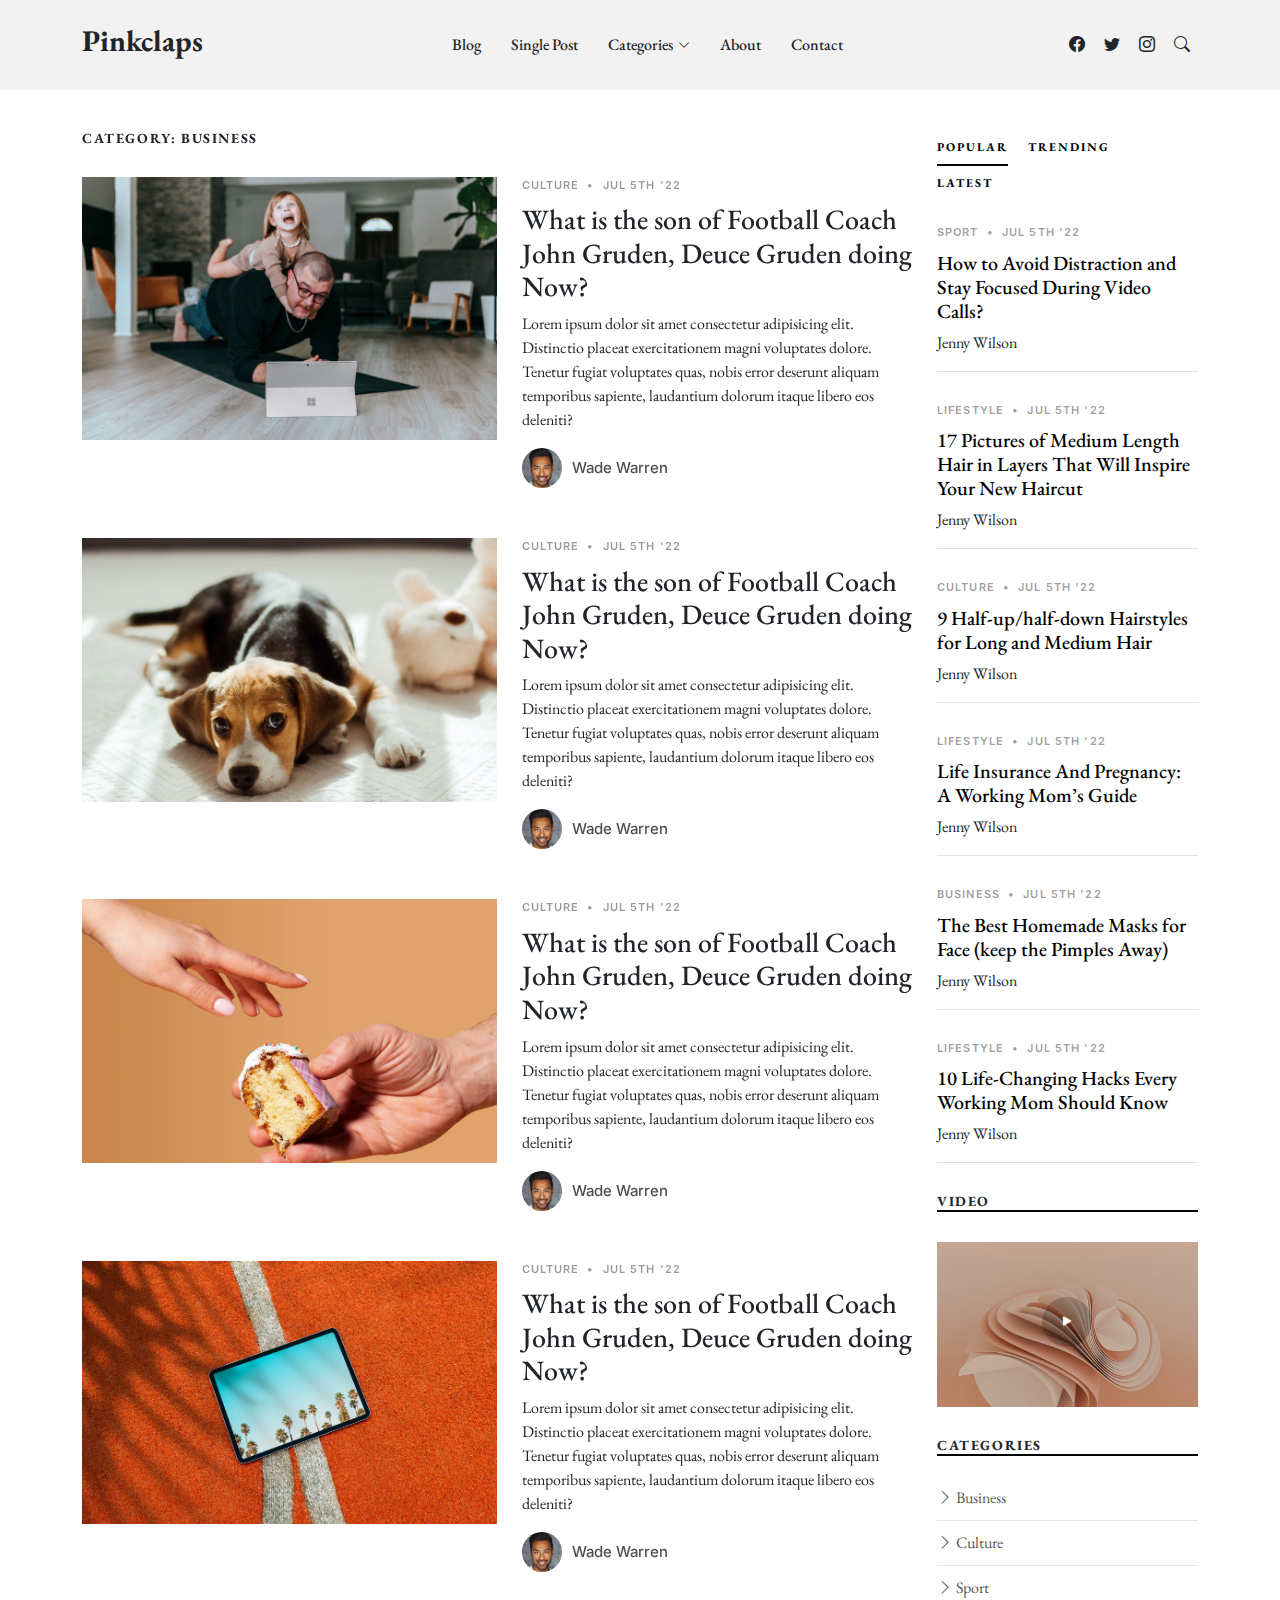
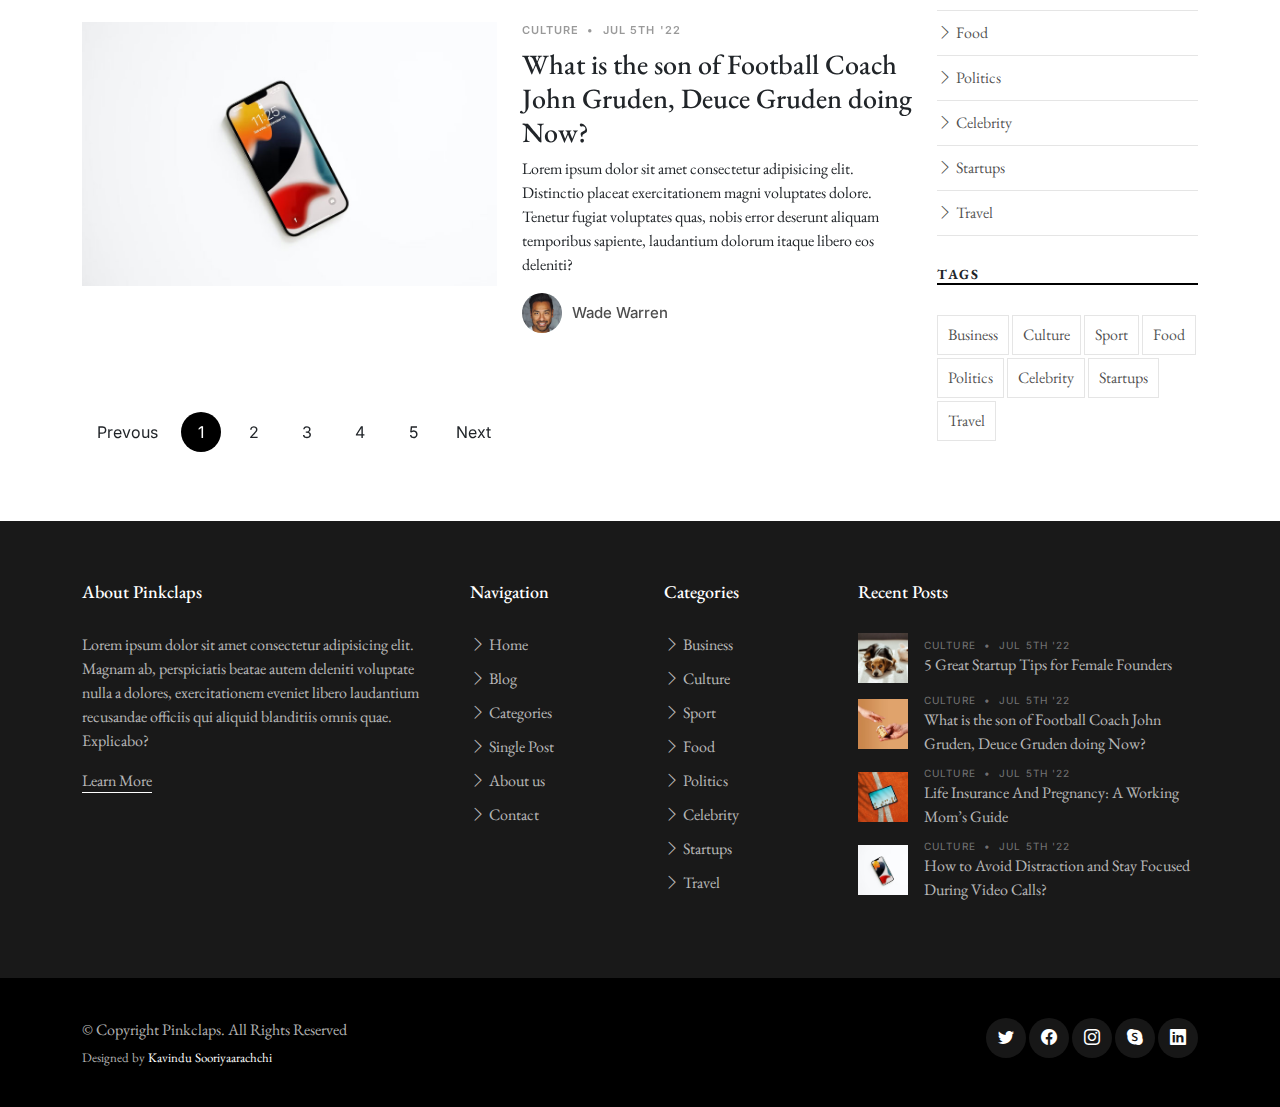
<file: category.html>
<!DOCTYPE html>
<html lang="en">

<head>
  <meta charset="utf-8">
  <meta content="width=device-width, initial-scale=1.0" name="viewport">

  <title>Category - Pinkclaps</title>
  <meta content="" name="description">
  <meta content="" name="keywords">

  <!-- Favicons -->
  <link href="assets/img/favicon.png" rel="icon">
  <link href="assets/img/apple-touch-icon.png" rel="apple-touch-icon">

  <!-- Google Fonts -->
  <link rel="preconnect" href="https://fonts.googleapis.com">
  <link rel="preconnect" href="https://fonts.gstatic.com" crossorigin>
  <link href="https://fonts.googleapis.com/css2?family=EB+Garamond:wght@400;500&family=Inter:wght@400;500&family=Playfair+Display:ital,wght@0,400;0,700;1,400;1,700&display=swap" rel="stylesheet">

  <!-- Vendor CSS Files -->
  <link href="assets/vendor/bootstrap/css/bootstrap.min.css" rel="stylesheet">
  <link href="assets/vendor/bootstrap-icons/bootstrap-icons.css" rel="stylesheet">
  <link href="assets/vendor/swiper/swiper-bundle.min.css" rel="stylesheet">
  <link href="assets/vendor/glightbox/css/glightbox.min.css" rel="stylesheet">
  <link href="assets/vendor/aos/aos.css" rel="stylesheet">

  <!-- Template Main CSS Files -->
  <link href="assets/css/variables.css" rel="stylesheet">
  <link href="assets/css/main.css" rel="stylesheet">

</head>

<body>

  <!-- ======= Header ======= -->
  <header id="header" class="header d-flex align-items-center fixed-top">
    <div class="container-fluid container-xl d-flex align-items-center justify-content-between">

      <a href="index.html" class="logo d-flex align-items-center">
        <!-- Uncomment the line below if you also wish to use an image logo -->
        <!-- <img src="assets/img/logo.png" alt=""> -->
        <h1>Pinkclaps</h1>
      </a>

      <nav id="navbar" class="navbar">
        <ul>
          <li><a href="index.html">Blog</a></li>
          <li><a href="single-post.html">Single Post</a></li>
          <li class="dropdown"><a href="category.html"><span>Categories</span> <i class="bi bi-chevron-down dropdown-indicator"></i></a>
            <ul>
              <li><a href="search-result.html">Search Result</a></li>
              <li><a href="#">Drop Down 1</a></li>
              <li class="dropdown"><a href="#"><span>Deep Drop Down</span> <i class="bi bi-chevron-down dropdown-indicator"></i></a>
                <ul>
                  <li><a href="#">Deep Drop Down 1</a></li>
                  <li><a href="#">Deep Drop Down 2</a></li>
                  <li><a href="#">Deep Drop Down 3</a></li>
                  <li><a href="#">Deep Drop Down 4</a></li>
                  <li><a href="#">Deep Drop Down 5</a></li>
                </ul>
              </li>
              <li><a href="#">Drop Down 2</a></li>
              <li><a href="#">Drop Down 3</a></li>
              <li><a href="#">Drop Down 4</a></li>
            </ul>
          </li>

          <li><a href="about.html">About</a></li>
          <li><a href="contact.html">Contact</a></li>
        </ul>
      </nav><!-- .navbar -->

      <div class="position-relative">
        <a href="#" class="mx-2"><span class="bi-facebook"></span></a>
        <a href="#" class="mx-2"><span class="bi-twitter"></span></a>
        <a href="#" class="mx-2"><span class="bi-instagram"></span></a>

        <a href="#" class="mx-2 js-search-open"><span class="bi-search"></span></a>
        <i class="bi bi-list mobile-nav-toggle"></i>

        <!-- ======= Search Form ======= -->
        <div class="search-form-wrap js-search-form-wrap">
          <form action="search-result.html" class="search-form">
            <span class="icon bi-search"></span>
            <input type="text" placeholder="Search" class="form-control">
            <button class="btn js-search-close"><span class="bi-x"></span></button>
          </form>
        </div><!-- End Search Form -->

      </div>

    </div>

  </header><!-- End Header -->

  <main id="main">
    <section>
      <div class="container">
        <div class="row">

          <div class="col-md-9" data-aos="fade-up">
            <h3 class="category-title">Category: Business</h3>

            <div class="d-md-flex post-entry-2 half">
              <a href="single-post.html" class="me-4 thumbnail">
                <img src="assets/img/post-landscape-6.jpg" alt="" class="img-fluid">
              </a>
              <div>
                <div class="post-meta"><span class="date">Culture</span> <span class="mx-1">&bullet;</span> <span>Jul 5th '22</span></div>
                <h3><a href="single-post.html">What is the son of Football Coach John Gruden, Deuce Gruden doing Now?</a></h3>
                <p>Lorem ipsum dolor sit amet consectetur adipisicing elit. Distinctio placeat exercitationem magni voluptates dolore. Tenetur fugiat voluptates quas, nobis error deserunt aliquam temporibus sapiente, laudantium dolorum itaque libero eos deleniti?</p>
                <div class="d-flex align-items-center author">
                  <div class="photo"><img src="assets/img/person-2.jpg" alt="" class="img-fluid"></div>
                  <div class="name">
                    <h3 class="m-0 p-0">Wade Warren</h3>
                  </div>
                </div>
              </div>
            </div>

            <div class="d-md-flex post-entry-2 half">
              <a href="single-post.html" class="me-4 thumbnail">
                <img src="assets/img/post-landscape-1.jpg" alt="" class="img-fluid">
              </a>
              <div>
                <div class="post-meta"><span class="date">Culture</span> <span class="mx-1">&bullet;</span> <span>Jul 5th '22</span></div>
                <h3><a href="single-post.html">What is the son of Football Coach John Gruden, Deuce Gruden doing Now?</a></h3>
                <p>Lorem ipsum dolor sit amet consectetur adipisicing elit. Distinctio placeat exercitationem magni voluptates dolore. Tenetur fugiat voluptates quas, nobis error deserunt aliquam temporibus sapiente, laudantium dolorum itaque libero eos deleniti?</p>
                <div class="d-flex align-items-center author">
                  <div class="photo"><img src="assets/img/person-2.jpg" alt="" class="img-fluid"></div>
                  <div class="name">
                    <h3 class="m-0 p-0">Wade Warren</h3>
                  </div>
                </div>
              </div>
            </div>

            <div class="d-md-flex post-entry-2 half">
              <a href="single-post.html" class="me-4 thumbnail">
                <img src="assets/img/post-landscape-2.jpg" alt="" class="img-fluid">
              </a>
              <div>
                <div class="post-meta"><span class="date">Culture</span> <span class="mx-1">&bullet;</span> <span>Jul 5th '22</span></div>
                <h3><a href="single-post.html">What is the son of Football Coach John Gruden, Deuce Gruden doing Now?</a></h3>
                <p>Lorem ipsum dolor sit amet consectetur adipisicing elit. Distinctio placeat exercitationem magni voluptates dolore. Tenetur fugiat voluptates quas, nobis error deserunt aliquam temporibus sapiente, laudantium dolorum itaque libero eos deleniti?</p>
                <div class="d-flex align-items-center author">
                  <div class="photo"><img src="assets/img/person-2.jpg" alt="" class="img-fluid"></div>
                  <div class="name">
                    <h3 class="m-0 p-0">Wade Warren</h3>
                  </div>
                </div>
              </div>
            </div>

            <div class="d-md-flex post-entry-2 half">
              <a href="single-post.html" class="me-4 thumbnail">
                <img src="assets/img/post-landscape-3.jpg" alt="" class="img-fluid">
              </a>
              <div>
                <div class="post-meta"><span class="date">Culture</span> <span class="mx-1">&bullet;</span> <span>Jul 5th '22</span></div>
                <h3><a href="single-post.html">What is the son of Football Coach John Gruden, Deuce Gruden doing Now?</a></h3>
                <p>Lorem ipsum dolor sit amet consectetur adipisicing elit. Distinctio placeat exercitationem magni voluptates dolore. Tenetur fugiat voluptates quas, nobis error deserunt aliquam temporibus sapiente, laudantium dolorum itaque libero eos deleniti?</p>
                <div class="d-flex align-items-center author">
                  <div class="photo"><img src="assets/img/person-2.jpg" alt="" class="img-fluid"></div>
                  <div class="name">
                    <h3 class="m-0 p-0">Wade Warren</h3>
                  </div>
                </div>
              </div>
            </div>

            <div class="d-md-flex post-entry-2 half">
              <a href="single-post.html" class="me-4 thumbnail">
                <img src="assets/img/post-landscape-4.jpg" alt="" class="img-fluid">
              </a>
              <div>
                <div class="post-meta"><span class="date">Culture</span> <span class="mx-1">&bullet;</span> <span>Jul 5th '22</span></div>
                <h3><a href="single-post.html">What is the son of Football Coach John Gruden, Deuce Gruden doing Now?</a></h3>
                <p>Lorem ipsum dolor sit amet consectetur adipisicing elit. Distinctio placeat exercitationem magni voluptates dolore. Tenetur fugiat voluptates quas, nobis error deserunt aliquam temporibus sapiente, laudantium dolorum itaque libero eos deleniti?</p>
                <div class="d-flex align-items-center author">
                  <div class="photo"><img src="assets/img/person-2.jpg" alt="" class="img-fluid"></div>
                  <div class="name">
                    <h3 class="m-0 p-0">Wade Warren</h3>
                  </div>
                </div>
              </div>
            </div>

            <div class="text-start py-4">
              <div class="custom-pagination">
                <a href="#" class="prev">Prevous</a>
                <a href="#" class="active">1</a>
                <a href="#">2</a>
                <a href="#">3</a>
                <a href="#">4</a>
                <a href="#">5</a>
                <a href="#" class="next">Next</a>
              </div>
            </div>
          </div>

          <div class="col-md-3">
            <!-- ======= Sidebar ======= -->
            <div class="aside-block">

              <ul class="nav nav-pills custom-tab-nav mb-4" id="pills-tab" role="tablist">
                <li class="nav-item" role="presentation">
                  <button class="nav-link active" id="pills-popular-tab" data-bs-toggle="pill" data-bs-target="#pills-popular" type="button" role="tab" aria-controls="pills-popular" aria-selected="true">Popular</button>
                </li>
                <li class="nav-item" role="presentation">
                  <button class="nav-link" id="pills-trending-tab" data-bs-toggle="pill" data-bs-target="#pills-trending" type="button" role="tab" aria-controls="pills-trending" aria-selected="false">Trending</button>
                </li>
                <li class="nav-item" role="presentation">
                  <button class="nav-link" id="pills-latest-tab" data-bs-toggle="pill" data-bs-target="#pills-latest" type="button" role="tab" aria-controls="pills-latest" aria-selected="false">Latest</button>
                </li>
              </ul>

              <div class="tab-content" id="pills-tabContent">

                <!-- Popular -->
                <div class="tab-pane fade show active" id="pills-popular" role="tabpanel" aria-labelledby="pills-popular-tab">
                  <div class="post-entry-1 border-bottom">
                    <div class="post-meta"><span class="date">Sport</span> <span class="mx-1">&bullet;</span> <span>Jul 5th '22</span></div>
                    <h2 class="mb-2"><a href="#">How to Avoid Distraction and Stay Focused During Video Calls?</a></h2>
                    <span class="author mb-3 d-block">Jenny Wilson</span>
                  </div>

                  <div class="post-entry-1 border-bottom">
                    <div class="post-meta"><span class="date">Lifestyle</span> <span class="mx-1">&bullet;</span> <span>Jul 5th '22</span></div>
                    <h2 class="mb-2"><a href="#">17 Pictures of Medium Length Hair in Layers That Will Inspire Your New Haircut</a></h2>
                    <span class="author mb-3 d-block">Jenny Wilson</span>
                  </div>

                  <div class="post-entry-1 border-bottom">
                    <div class="post-meta"><span class="date">Culture</span> <span class="mx-1">&bullet;</span> <span>Jul 5th '22</span></div>
                    <h2 class="mb-2"><a href="#">9 Half-up/half-down Hairstyles for Long and Medium Hair</a></h2>
                    <span class="author mb-3 d-block">Jenny Wilson</span>
                  </div>

                  <div class="post-entry-1 border-bottom">
                    <div class="post-meta"><span class="date">Lifestyle</span> <span class="mx-1">&bullet;</span> <span>Jul 5th '22</span></div>
                    <h2 class="mb-2"><a href="#">Life Insurance And Pregnancy: A Working Mom’s Guide</a></h2>
                    <span class="author mb-3 d-block">Jenny Wilson</span>
                  </div>

                  <div class="post-entry-1 border-bottom">
                    <div class="post-meta"><span class="date">Business</span> <span class="mx-1">&bullet;</span> <span>Jul 5th '22</span></div>
                    <h2 class="mb-2"><a href="#">The Best Homemade Masks for Face (keep the Pimples Away)</a></h2>
                    <span class="author mb-3 d-block">Jenny Wilson</span>
                  </div>

                  <div class="post-entry-1 border-bottom">
                    <div class="post-meta"><span class="date">Lifestyle</span> <span class="mx-1">&bullet;</span> <span>Jul 5th '22</span></div>
                    <h2 class="mb-2"><a href="#">10 Life-Changing Hacks Every Working Mom Should Know</a></h2>
                    <span class="author mb-3 d-block">Jenny Wilson</span>
                  </div>
                </div> <!-- End Popular -->

                <!-- Trending -->
                <div class="tab-pane fade" id="pills-trending" role="tabpanel" aria-labelledby="pills-trending-tab">
                  <div class="post-entry-1 border-bottom">
                    <div class="post-meta"><span class="date">Lifestyle</span> <span class="mx-1">&bullet;</span> <span>Jul 5th '22</span></div>
                    <h2 class="mb-2"><a href="#">17 Pictures of Medium Length Hair in Layers That Will Inspire Your New Haircut</a></h2>
                    <span class="author mb-3 d-block">Jenny Wilson</span>
                  </div>

                  <div class="post-entry-1 border-bottom">
                    <div class="post-meta"><span class="date">Culture</span> <span class="mx-1">&bullet;</span> <span>Jul 5th '22</span></div>
                    <h2 class="mb-2"><a href="#">9 Half-up/half-down Hairstyles for Long and Medium Hair</a></h2>
                    <span class="author mb-3 d-block">Jenny Wilson</span>
                  </div>

                  <div class="post-entry-1 border-bottom">
                    <div class="post-meta"><span class="date">Lifestyle</span> <span class="mx-1">&bullet;</span> <span>Jul 5th '22</span></div>
                    <h2 class="mb-2"><a href="#">Life Insurance And Pregnancy: A Working Mom’s Guide</a></h2>
                    <span class="author mb-3 d-block">Jenny Wilson</span>
                  </div>

                  <div class="post-entry-1 border-bottom">
                    <div class="post-meta"><span class="date">Sport</span> <span class="mx-1">&bullet;</span> <span>Jul 5th '22</span></div>
                    <h2 class="mb-2"><a href="#">How to Avoid Distraction and Stay Focused During Video Calls?</a></h2>
                    <span class="author mb-3 d-block">Jenny Wilson</span>
                  </div>
                  <div class="post-entry-1 border-bottom">
                    <div class="post-meta"><span class="date">Business</span> <span class="mx-1">&bullet;</span> <span>Jul 5th '22</span></div>
                    <h2 class="mb-2"><a href="#">The Best Homemade Masks for Face (keep the Pimples Away)</a></h2>
                    <span class="author mb-3 d-block">Jenny Wilson</span>
                  </div>

                  <div class="post-entry-1 border-bottom">
                    <div class="post-meta"><span class="date">Lifestyle</span> <span class="mx-1">&bullet;</span> <span>Jul 5th '22</span></div>
                    <h2 class="mb-2"><a href="#">10 Life-Changing Hacks Every Working Mom Should Know</a></h2>
                    <span class="author mb-3 d-block">Jenny Wilson</span>
                  </div>
                </div> <!-- End Trending -->

                <!-- Latest -->
                <div class="tab-pane fade" id="pills-latest" role="tabpanel" aria-labelledby="pills-latest-tab">
                  <div class="post-entry-1 border-bottom">
                    <div class="post-meta"><span class="date">Lifestyle</span> <span class="mx-1">&bullet;</span> <span>Jul 5th '22</span></div>
                    <h2 class="mb-2"><a href="#">Life Insurance And Pregnancy: A Working Mom’s Guide</a></h2>
                    <span class="author mb-3 d-block">Jenny Wilson</span>
                  </div>

                  <div class="post-entry-1 border-bottom">
                    <div class="post-meta"><span class="date">Business</span> <span class="mx-1">&bullet;</span> <span>Jul 5th '22</span></div>
                    <h2 class="mb-2"><a href="#">The Best Homemade Masks for Face (keep the Pimples Away)</a></h2>
                    <span class="author mb-3 d-block">Jenny Wilson</span>
                  </div>

                  <div class="post-entry-1 border-bottom">
                    <div class="post-meta"><span class="date">Lifestyle</span> <span class="mx-1">&bullet;</span> <span>Jul 5th '22</span></div>
                    <h2 class="mb-2"><a href="#">10 Life-Changing Hacks Every Working Mom Should Know</a></h2>
                    <span class="author mb-3 d-block">Jenny Wilson</span>
                  </div>

                  <div class="post-entry-1 border-bottom">
                    <div class="post-meta"><span class="date">Sport</span> <span class="mx-1">&bullet;</span> <span>Jul 5th '22</span></div>
                    <h2 class="mb-2"><a href="#">How to Avoid Distraction and Stay Focused During Video Calls?</a></h2>
                    <span class="author mb-3 d-block">Jenny Wilson</span>
                  </div>

                  <div class="post-entry-1 border-bottom">
                    <div class="post-meta"><span class="date">Lifestyle</span> <span class="mx-1">&bullet;</span> <span>Jul 5th '22</span></div>
                    <h2 class="mb-2"><a href="#">17 Pictures of Medium Length Hair in Layers That Will Inspire Your New Haircut</a></h2>
                    <span class="author mb-3 d-block">Jenny Wilson</span>
                  </div>

                  <div class="post-entry-1 border-bottom">
                    <div class="post-meta"><span class="date">Culture</span> <span class="mx-1">&bullet;</span> <span>Jul 5th '22</span></div>
                    <h2 class="mb-2"><a href="#">9 Half-up/half-down Hairstyles for Long and Medium Hair</a></h2>
                    <span class="author mb-3 d-block">Jenny Wilson</span>
                  </div>

                </div> <!-- End Latest -->

              </div>
            </div>

            <div class="aside-block">
              <h3 class="aside-title">Video</h3>
              <div class="video-post">
                <a href="https://www.youtube.com/watch?v=AiFfDjmd0jU" class="glightbox link-video">
                  <span class="bi-play-fill"></span>
                  <img src="assets/img/post-landscape-5.jpg" alt="" class="img-fluid">
                </a>
              </div>
            </div><!-- End Video -->

            <div class="aside-block">
              <h3 class="aside-title">Categories</h3>
              <ul class="aside-links list-unstyled">
                <li><a href="category.html"><i class="bi bi-chevron-right"></i> Business</a></li>
                <li><a href="category.html"><i class="bi bi-chevron-right"></i> Culture</a></li>
                <li><a href="category.html"><i class="bi bi-chevron-right"></i> Sport</a></li>
                <li><a href="category.html"><i class="bi bi-chevron-right"></i> Food</a></li>
                <li><a href="category.html"><i class="bi bi-chevron-right"></i> Politics</a></li>
                <li><a href="category.html"><i class="bi bi-chevron-right"></i> Celebrity</a></li>
                <li><a href="category.html"><i class="bi bi-chevron-right"></i> Startups</a></li>
                <li><a href="category.html"><i class="bi bi-chevron-right"></i> Travel</a></li>
              </ul>
            </div><!-- End Categories -->

            <div class="aside-block">
              <h3 class="aside-title">Tags</h3>
              <ul class="aside-tags list-unstyled">
                <li><a href="category.html">Business</a></li>
                <li><a href="category.html">Culture</a></li>
                <li><a href="category.html">Sport</a></li>
                <li><a href="category.html">Food</a></li>
                <li><a href="category.html">Politics</a></li>
                <li><a href="category.html">Celebrity</a></li>
                <li><a href="category.html">Startups</a></li>
                <li><a href="category.html">Travel</a></li>
              </ul>
            </div><!-- End Tags -->

          </div>

        </div>
      </div>
    </section>
  </main><!-- End #main -->

  <!-- ======= Footer ======= -->
  <footer id="footer" class="footer">

    <div class="footer-content">
      <div class="container">

        <div class="row g-5">
          <div class="col-lg-4">
            <h3 class="footer-heading">About Pinkclaps</h3>
            <p>Lorem ipsum dolor sit amet consectetur adipisicing elit. Magnam ab, perspiciatis beatae autem deleniti voluptate nulla a dolores, exercitationem eveniet libero laudantium recusandae officiis qui aliquid blanditiis omnis quae. Explicabo?</p>
            <p><a href="about.html" class="footer-link-more">Learn More</a></p>
          </div>
          <div class="col-6 col-lg-2">
            <h3 class="footer-heading">Navigation</h3>
            <ul class="footer-links list-unstyled">
              <li><a href="index.html"><i class="bi bi-chevron-right"></i> Home</a></li>
              <li><a href="index.html"><i class="bi bi-chevron-right"></i> Blog</a></li>
              <li><a href="category.html"><i class="bi bi-chevron-right"></i> Categories</a></li>
              <li><a href="single-post.html"><i class="bi bi-chevron-right"></i> Single Post</a></li>
              <li><a href="about.html"><i class="bi bi-chevron-right"></i> About us</a></li>
              <li><a href="contact.html"><i class="bi bi-chevron-right"></i> Contact</a></li>
            </ul>
          </div>
          <div class="col-6 col-lg-2">
            <h3 class="footer-heading">Categories</h3>
            <ul class="footer-links list-unstyled">
              <li><a href="category.html"><i class="bi bi-chevron-right"></i> Business</a></li>
              <li><a href="category.html"><i class="bi bi-chevron-right"></i> Culture</a></li>
              <li><a href="category.html"><i class="bi bi-chevron-right"></i> Sport</a></li>
              <li><a href="category.html"><i class="bi bi-chevron-right"></i> Food</a></li>
              <li><a href="category.html"><i class="bi bi-chevron-right"></i> Politics</a></li>
              <li><a href="category.html"><i class="bi bi-chevron-right"></i> Celebrity</a></li>
              <li><a href="category.html"><i class="bi bi-chevron-right"></i> Startups</a></li>
              <li><a href="category.html"><i class="bi bi-chevron-right"></i> Travel</a></li>

            </ul>
          </div>

          <div class="col-lg-4">
            <h3 class="footer-heading">Recent Posts</h3>

            <ul class="footer-links footer-blog-entry list-unstyled">
              <li>
                <a href="single-post.html" class="d-flex align-items-center">
                  <img src="assets/img/post-sq-1.jpg" alt="" class="img-fluid me-3">
                  <div>
                    <div class="post-meta d-block"><span class="date">Culture</span> <span class="mx-1">&bullet;</span> <span>Jul 5th '22</span></div>
                    <span>5 Great Startup Tips for Female Founders</span>
                  </div>
                </a>
              </li>

              <li>
                <a href="single-post.html" class="d-flex align-items-center">
                  <img src="assets/img/post-sq-2.jpg" alt="" class="img-fluid me-3">
                  <div>
                    <div class="post-meta d-block"><span class="date">Culture</span> <span class="mx-1">&bullet;</span> <span>Jul 5th '22</span></div>
                    <span>What is the son of Football Coach John Gruden, Deuce Gruden doing Now?</span>
                  </div>
                </a>
              </li>

              <li>
                <a href="single-post.html" class="d-flex align-items-center">
                  <img src="assets/img/post-sq-3.jpg" alt="" class="img-fluid me-3">
                  <div>
                    <div class="post-meta d-block"><span class="date">Culture</span> <span class="mx-1">&bullet;</span> <span>Jul 5th '22</span></div>
                    <span>Life Insurance And Pregnancy: A Working Mom’s Guide</span>
                  </div>
                </a>
              </li>

              <li>
                <a href="single-post.html" class="d-flex align-items-center">
                  <img src="assets/img/post-sq-4.jpg" alt="" class="img-fluid me-3">
                  <div>
                    <div class="post-meta d-block"><span class="date">Culture</span> <span class="mx-1">&bullet;</span> <span>Jul 5th '22</span></div>
                    <span>How to Avoid Distraction and Stay Focused During Video Calls?</span>
                  </div>
                </a>
              </li>

            </ul>

          </div>
        </div>
      </div>
    </div>

    <div class="footer-legal">
      <div class="container">

        <div class="row justify-content-between">
          <div class="col-md-6 text-center text-md-start mb-3 mb-md-0">
            <div class="copyright">
              © Copyright <strong><span>Pinkclaps</span></strong>. All Rights Reserved
            </div>

            <div class="credits">
             
              Designed by <a href="https://kavindusooriyaarachchi.42web.io/?i=1">Kavindu Sooriyaarachchi</a>
            </div>

          </div>

          <div class="col-md-6">
            <div class="social-links mb-3 mb-lg-0 text-center text-md-end">
              <a href="#" class="twitter"><i class="bi bi-twitter"></i></a>
              <a href="#" class="facebook"><i class="bi bi-facebook"></i></a>
              <a href="#" class="instagram"><i class="bi bi-instagram"></i></a>
              <a href="#" class="google-plus"><i class="bi bi-skype"></i></a>
              <a href="#" class="linkedin"><i class="bi bi-linkedin"></i></a>
            </div>

          </div>

        </div>

      </div>
    </div>

  </footer>

  <a href="#" class="scroll-top d-flex align-items-center justify-content-center"><i class="bi bi-arrow-up-short"></i></a>

  <!-- Vendor JS Files -->
  <script src="assets/vendor/bootstrap/js/bootstrap.bundle.min.js"></script>
  <script src="assets/vendor/swiper/swiper-bundle.min.js"></script>
  <script src="assets/vendor/glightbox/js/glightbox.min.js"></script>
  <script src="assets/vendor/aos/aos.js"></script>
  <script src="assets/vendor/php-email-form/validate.js"></script>

  <!-- Template Main JS File -->
  <script src="assets/js/main.js"></script>

</body>

</html>
</file>
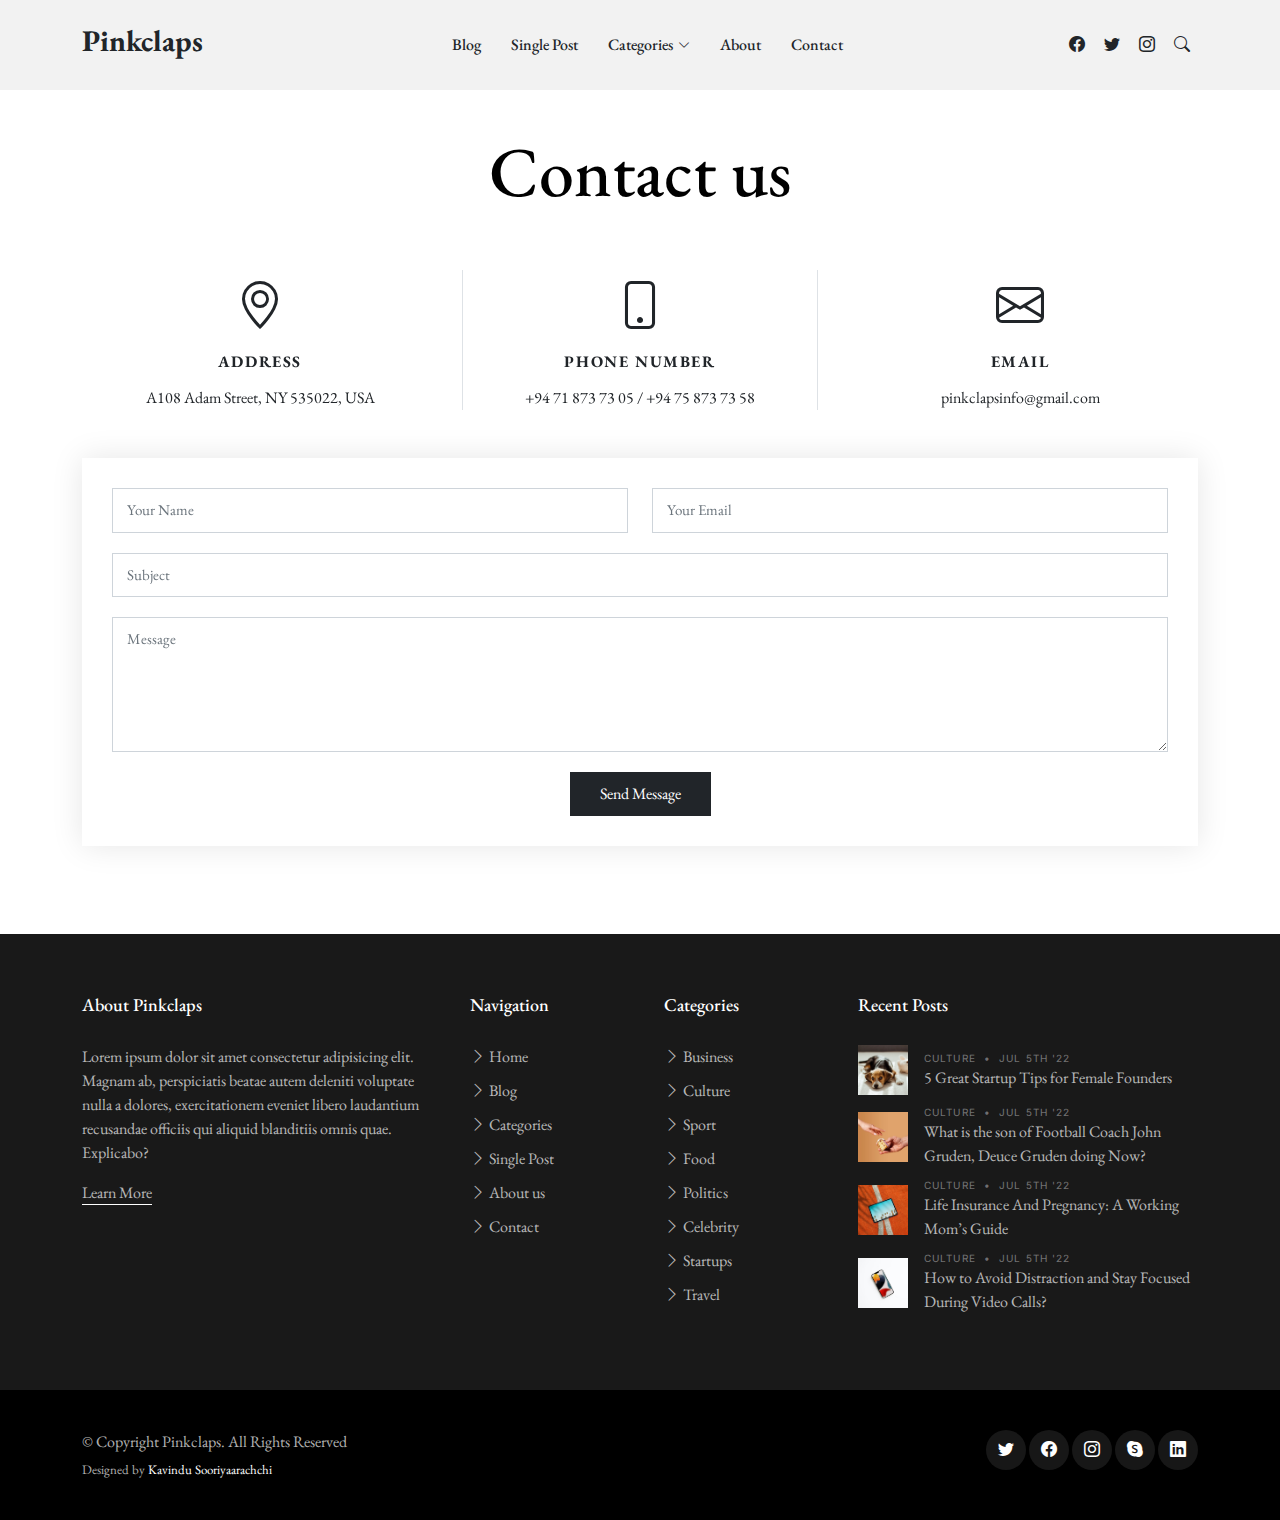
<file: contact.html>
<!DOCTYPE html>
<html lang="en">

<head>
  <meta charset="utf-8">
  <meta content="width=device-width, initial-scale=1.0" name="viewport">

  <title>Contact - Pinkclaps</title>
  <meta content="" name="description">
  <meta content="" name="keywords">

  <!-- Favicons -->
  <link href="assets/img/favicon.png" rel="icon">
  <link href="assets/img/apple-touch-icon.png" rel="apple-touch-icon">

  <!-- Google Fonts -->
  <link rel="preconnect" href="https://fonts.googleapis.com">
  <link rel="preconnect" href="https://fonts.gstatic.com" crossorigin>
  <link href="https://fonts.googleapis.com/css2?family=EB+Garamond:wght@400;500&family=Inter:wght@400;500&family=Playfair+Display:ital,wght@0,400;0,700;1,400;1,700&display=swap" rel="stylesheet">

  <!-- Vendor CSS Files -->
  <link href="assets/vendor/bootstrap/css/bootstrap.min.css" rel="stylesheet">
  <link href="assets/vendor/bootstrap-icons/bootstrap-icons.css" rel="stylesheet">
  <link href="assets/vendor/swiper/swiper-bundle.min.css" rel="stylesheet">
  <link href="assets/vendor/glightbox/css/glightbox.min.css" rel="stylesheet">
  <link href="assets/vendor/aos/aos.css" rel="stylesheet">

  <!-- Template Main CSS Files -->
  <link href="assets/css/variables.css" rel="stylesheet">
  <link href="assets/css/main.css" rel="stylesheet">

 
</head>

<body>

  <!-- ======= Header ======= -->
  <header id="header" class="header d-flex align-items-center fixed-top">
    <div class="container-fluid container-xl d-flex align-items-center justify-content-between">

      <a href="index.html" class="logo d-flex align-items-center">
        <!-- Uncomment the line below if you also wish to use an image logo -->
        <!-- <img src="assets/img/logo.png" alt=""> -->
        <h1>Pinkclaps</h1>
      </a>

      <nav id="navbar" class="navbar">
        <ul>
          <li><a href="index.html">Blog</a></li>
          <li><a href="single-post.html">Single Post</a></li>
          <li class="dropdown"><a href="category.html"><span>Categories</span> <i class="bi bi-chevron-down dropdown-indicator"></i></a>
            <ul>
              <li><a href="search-result.html">Search Result</a></li>
              <li><a href="#">Drop Down 1</a></li>
              <li class="dropdown"><a href="#"><span>Deep Drop Down</span> <i class="bi bi-chevron-down dropdown-indicator"></i></a>
                <ul>
                  <li><a href="#">Deep Drop Down 1</a></li>
                  <li><a href="#">Deep Drop Down 2</a></li>
                  <li><a href="#">Deep Drop Down 3</a></li>
                  <li><a href="#">Deep Drop Down 4</a></li>
                  <li><a href="#">Deep Drop Down 5</a></li>
                </ul>
              </li>
              <li><a href="#">Drop Down 2</a></li>
              <li><a href="#">Drop Down 3</a></li>
              <li><a href="#">Drop Down 4</a></li>
            </ul>
          </li>

          <li><a href="about.html">About</a></li>
          <li><a href="contact.html">Contact</a></li>
        </ul>
      </nav><!-- .navbar -->

      <div class="position-relative">
        <a href="#" class="mx-2"><span class="bi-facebook"></span></a>
        <a href="#" class="mx-2"><span class="bi-twitter"></span></a>
        <a href="#" class="mx-2"><span class="bi-instagram"></span></a>

        <a href="#" class="mx-2 js-search-open"><span class="bi-search"></span></a>
        <i class="bi bi-list mobile-nav-toggle"></i>

        <!-- ======= Search Form ======= -->
        <div class="search-form-wrap js-search-form-wrap">
          <form action="search-result.html" class="search-form">
            <span class="icon bi-search"></span>
            <input type="text" placeholder="Search" class="form-control">
            <button class="btn js-search-close"><span class="bi-x"></span></button>
          </form>
        </div><!-- End Search Form -->

      </div>

    </div>

  </header><!-- End Header -->

  <main id="main">
    <section id="contact" class="contact mb-5">
      <div class="container" data-aos="fade-up">

        <div class="row">
          <div class="col-lg-12 text-center mb-5">
            <h1 class="page-title">Contact us</h1>
          </div>
        </div>

        <div class="row gy-4">

          <div class="col-md-4">
            <div class="info-item">
              <i class="bi bi-geo-alt"></i>
              <h3>Address</h3>
              <address>A108 Adam Street, NY 535022, USA</address>
            </div>
          </div><!-- End Info Item -->

          <div class="col-md-4">
            <div class="info-item info-item-borders">
              <i class="bi bi-phone"></i>
              <h3>Phone Number</h3>
              <p><a href="tel:+94718737305">+94 71 873 73 05 / +94 75 873 73 58</a></p>
            </div>
          </div><!-- End Info Item -->

          <div class="col-md-4">
            <div class="info-item">
              <i class="bi bi-envelope"></i>
              <h3>Email</h3>
              <p><a href="mailto:pinkclapsinfo@gmail.com">pinkclapsinfo@gmail.com</a></p>
            </div>
          </div><!-- End Info Item -->

        </div>

        <div class="form mt-5">
          <form action="forms/contact.php" method="post" role="form" class="php-email-form">
            <div class="row">
              <div class="form-group col-md-6">
                <input type="text" name="name" class="form-control" id="name" placeholder="Your Name" required>
              </div>
              <div class="form-group col-md-6">
                <input type="email" class="form-control" name="email" id="email" placeholder="Your Email" required>
              </div>
            </div>
            <div class="form-group">
              <input type="text" class="form-control" name="subject" id="subject" placeholder="Subject" required>
            </div>
            <div class="form-group">
              <textarea class="form-control" name="message" rows="5" placeholder="Message" required></textarea>
            </div>
            <div class="my-3">
              <div class="loading">Loading</div>
              <div class="error-message"></div>
              <div class="sent-message">Your message has been sent. Thank you!</div>
            </div>
            <div class="text-center"><button type="submit">Send Message</button></div>
          </form>
        </div><!-- End Contact Form -->

      </div>
    </section>

  </main><!-- End #main -->

  <!-- ======= Footer ======= -->
  <footer id="footer" class="footer">

    <div class="footer-content">
      <div class="container">

        <div class="row g-5">
          <div class="col-lg-4">
            <h3 class="footer-heading">About Pinkclaps</h3>
            <p>Lorem ipsum dolor sit amet consectetur adipisicing elit. Magnam ab, perspiciatis beatae autem deleniti voluptate nulla a dolores, exercitationem eveniet libero laudantium recusandae officiis qui aliquid blanditiis omnis quae. Explicabo?</p>
            <p><a href="about.html" class="footer-link-more">Learn More</a></p>
          </div>
          <div class="col-6 col-lg-2">
            <h3 class="footer-heading">Navigation</h3>
            <ul class="footer-links list-unstyled">
              <li><a href="index.html"><i class="bi bi-chevron-right"></i> Home</a></li>
              <li><a href="index.html"><i class="bi bi-chevron-right"></i> Blog</a></li>
              <li><a href="category.html"><i class="bi bi-chevron-right"></i> Categories</a></li>
              <li><a href="single-post.html"><i class="bi bi-chevron-right"></i> Single Post</a></li>
              <li><a href="about.html"><i class="bi bi-chevron-right"></i> About us</a></li>
              <li><a href="contact.html"><i class="bi bi-chevron-right"></i> Contact</a></li>
            </ul>
          </div>
          <div class="col-6 col-lg-2">
            <h3 class="footer-heading">Categories</h3>
            <ul class="footer-links list-unstyled">
              <li><a href="category.html"><i class="bi bi-chevron-right"></i> Business</a></li>
              <li><a href="category.html"><i class="bi bi-chevron-right"></i> Culture</a></li>
              <li><a href="category.html"><i class="bi bi-chevron-right"></i> Sport</a></li>
              <li><a href="category.html"><i class="bi bi-chevron-right"></i> Food</a></li>
              <li><a href="category.html"><i class="bi bi-chevron-right"></i> Politics</a></li>
              <li><a href="category.html"><i class="bi bi-chevron-right"></i> Celebrity</a></li>
              <li><a href="category.html"><i class="bi bi-chevron-right"></i> Startups</a></li>
              <li><a href="category.html"><i class="bi bi-chevron-right"></i> Travel</a></li>

            </ul>
          </div>

          <div class="col-lg-4">
            <h3 class="footer-heading">Recent Posts</h3>

            <ul class="footer-links footer-blog-entry list-unstyled">
              <li>
                <a href="single-post.html" class="d-flex align-items-center">
                  <img src="assets/img/post-sq-1.jpg" alt="" class="img-fluid me-3">
                  <div>
                    <div class="post-meta d-block"><span class="date">Culture</span> <span class="mx-1">&bullet;</span> <span>Jul 5th '22</span></div>
                    <span>5 Great Startup Tips for Female Founders</span>
                  </div>
                </a>
              </li>

              <li>
                <a href="single-post.html" class="d-flex align-items-center">
                  <img src="assets/img/post-sq-2.jpg" alt="" class="img-fluid me-3">
                  <div>
                    <div class="post-meta d-block"><span class="date">Culture</span> <span class="mx-1">&bullet;</span> <span>Jul 5th '22</span></div>
                    <span>What is the son of Football Coach John Gruden, Deuce Gruden doing Now?</span>
                  </div>
                </a>
              </li>

              <li>
                <a href="single-post.html" class="d-flex align-items-center">
                  <img src="assets/img/post-sq-3.jpg" alt="" class="img-fluid me-3">
                  <div>
                    <div class="post-meta d-block"><span class="date">Culture</span> <span class="mx-1">&bullet;</span> <span>Jul 5th '22</span></div>
                    <span>Life Insurance And Pregnancy: A Working Mom’s Guide</span>
                  </div>
                </a>
              </li>

              <li>
                <a href="single-post.html" class="d-flex align-items-center">
                  <img src="assets/img/post-sq-4.jpg" alt="" class="img-fluid me-3">
                  <div>
                    <div class="post-meta d-block"><span class="date">Culture</span> <span class="mx-1">&bullet;</span> <span>Jul 5th '22</span></div>
                    <span>How to Avoid Distraction and Stay Focused During Video Calls?</span>
                  </div>
                </a>
              </li>

            </ul>

          </div>
        </div>
      </div>
    </div>

    <div class="footer-legal">
      <div class="container">

        <div class="row justify-content-between">
          <div class="col-md-6 text-center text-md-start mb-3 mb-md-0">
            <div class="copyright">
              © Copyright <strong><span>Pinkclaps</span></strong>. All Rights Reserved
            </div>

            <div class="credits">
             
              Designed by <a href="https://kavindusooriyaarachchi.42web.io/?i=1">Kavindu Sooriyaarachchi</a>
            </div>

          </div>

          <div class="col-md-6">
            <div class="social-links mb-3 mb-lg-0 text-center text-md-end">
              <a href="#" class="twitter"><i class="bi bi-twitter"></i></a>
              <a href="#" class="facebook"><i class="bi bi-facebook"></i></a>
              <a href="#" class="instagram"><i class="bi bi-instagram"></i></a>
              <a href="#" class="google-plus"><i class="bi bi-skype"></i></a>
              <a href="#" class="linkedin"><i class="bi bi-linkedin"></i></a>
            </div>

          </div>

        </div>

      </div>
    </div>

  </footer>

  <a href="#" class="scroll-top d-flex align-items-center justify-content-center"><i class="bi bi-arrow-up-short"></i></a>

  <!-- Vendor JS Files -->
  <script src="assets/vendor/bootstrap/js/bootstrap.bundle.min.js"></script>
  <script src="assets/vendor/swiper/swiper-bundle.min.js"></script>
  <script src="assets/vendor/glightbox/js/glightbox.min.js"></script>
  <script src="assets/vendor/aos/aos.js"></script>
  <script src="assets/vendor/php-email-form/validate.js"></script>

  <!-- Template Main JS File -->
  <script src="assets/js/main.js"></script>

</body>

</html>
</file>
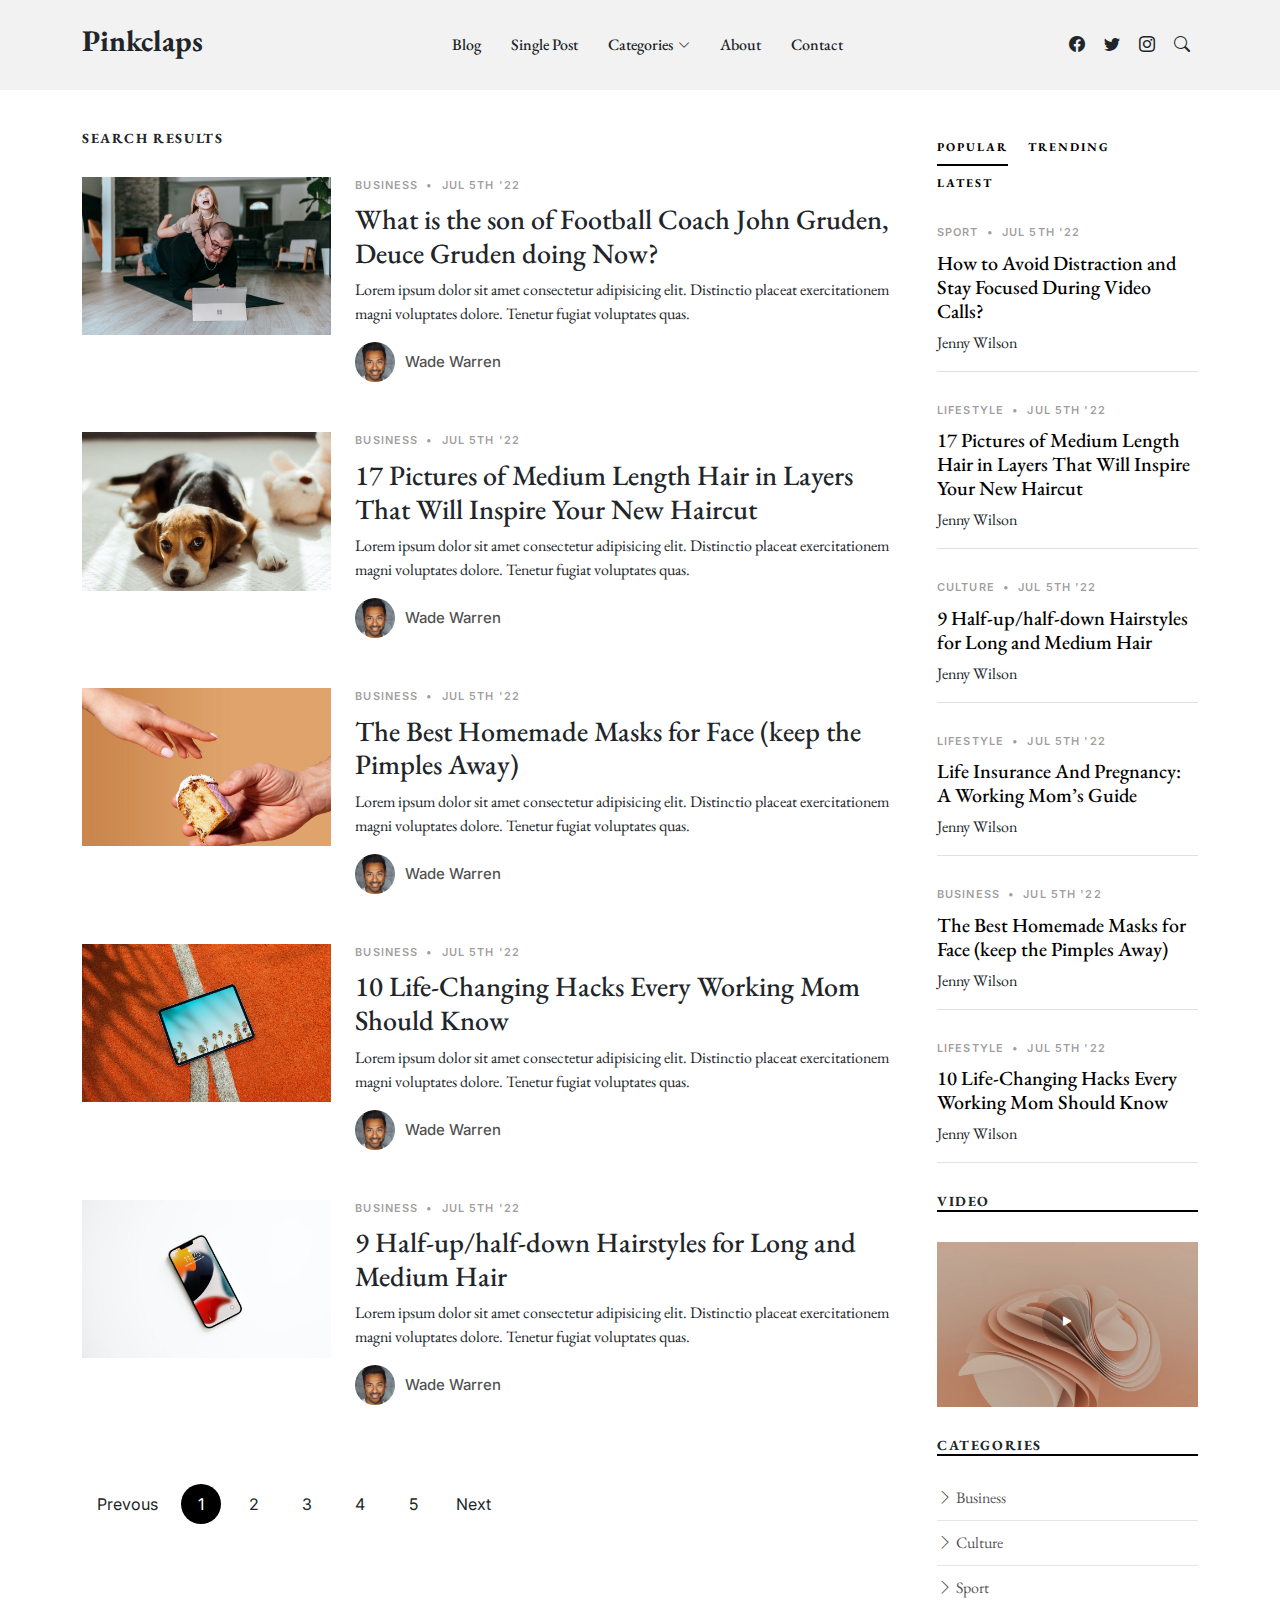
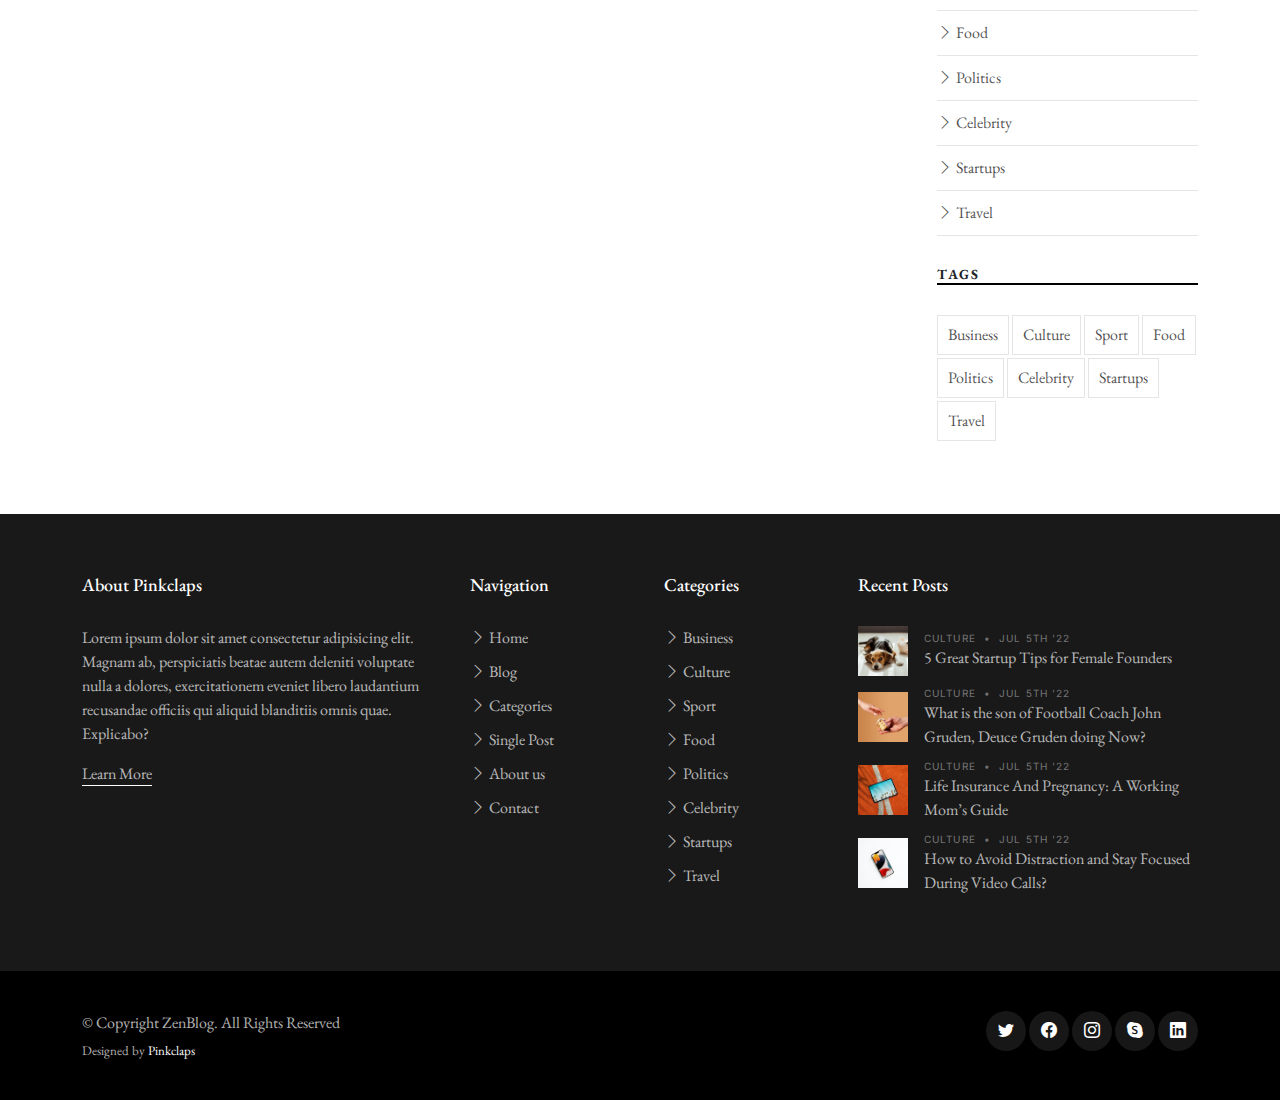
<file: search-result.html>
<!DOCTYPE html>
<html lang="en">

<head>
  <meta charset="utf-8">
  <meta content="width=device-width, initial-scale=1.0" name="viewport">

  <title>Search Results - Pinkclaps</title>
  <meta content="" name="description">
  <meta content="" name="keywords">

  <!-- Favicons -->
  <link href="assets/img/favicon.png" rel="icon">
  <link href="assets/img/apple-touch-icon.png" rel="apple-touch-icon">

  <!-- Google Fonts -->
  <link rel="preconnect" href="https://fonts.googleapis.com">
  <link rel="preconnect" href="https://fonts.gstatic.com" crossorigin>
  <link href="https://fonts.googleapis.com/css2?family=EB+Garamond:wght@400;500&family=Inter:wght@400;500&family=Playfair+Display:ital,wght@0,400;0,700;1,400;1,700&display=swap" rel="stylesheet">

  <!-- Vendor CSS Files -->
  <link href="assets/vendor/bootstrap/css/bootstrap.min.css" rel="stylesheet">
  <link href="assets/vendor/bootstrap-icons/bootstrap-icons.css" rel="stylesheet">
  <link href="assets/vendor/swiper/swiper-bundle.min.css" rel="stylesheet">
  <link href="assets/vendor/glightbox/css/glightbox.min.css" rel="stylesheet">
  <link href="assets/vendor/aos/aos.css" rel="stylesheet">

  <!-- Template Main CSS Files -->
  <link href="assets/css/variables.css" rel="stylesheet">
  <link href="assets/css/main.css" rel="stylesheet">

 
</head>

<body>

  <!-- ======= Header ======= -->
  <header id="header" class="header d-flex align-items-center fixed-top">
    <div class="container-fluid container-xl d-flex align-items-center justify-content-between">

      <a href="index.html" class="logo d-flex align-items-center">
        <!-- Uncomment the line below if you also wish to use an image logo -->
        <!-- <img src="assets/img/logo.png" alt=""> -->
        <h1>Pinkclaps</h1>
      </a>

      <nav id="navbar" class="navbar">
        <ul>
          <li><a href="index.html">Blog</a></li>
          <li><a href="single-post.html">Single Post</a></li>
          <li class="dropdown"><a href="category.html"><span>Categories</span> <i class="bi bi-chevron-down dropdown-indicator"></i></a>
            <ul>
              <li><a href="search-result.html">Search Result</a></li>
              <li><a href="#">Drop Down 1</a></li>
              <li class="dropdown"><a href="#"><span>Deep Drop Down</span> <i class="bi bi-chevron-down dropdown-indicator"></i></a>
                <ul>
                  <li><a href="#">Deep Drop Down 1</a></li>
                  <li><a href="#">Deep Drop Down 2</a></li>
                  <li><a href="#">Deep Drop Down 3</a></li>
                  <li><a href="#">Deep Drop Down 4</a></li>
                  <li><a href="#">Deep Drop Down 5</a></li>
                </ul>
              </li>
              <li><a href="#">Drop Down 2</a></li>
              <li><a href="#">Drop Down 3</a></li>
              <li><a href="#">Drop Down 4</a></li>
            </ul>
          </li>

          <li><a href="about.html">About</a></li>
          <li><a href="contact.html">Contact</a></li>
        </ul>
      </nav><!-- .navbar -->

      <div class="position-relative">
        <a href="#" class="mx-2"><span class="bi-facebook"></span></a>
        <a href="#" class="mx-2"><span class="bi-twitter"></span></a>
        <a href="#" class="mx-2"><span class="bi-instagram"></span></a>

        <a href="#" class="mx-2 js-search-open"><span class="bi-search"></span></a>
        <i class="bi bi-list mobile-nav-toggle"></i>

        <!-- ======= Search Form ======= -->
        <div class="search-form-wrap js-search-form-wrap">
          <form action="search-result.html" class="search-form">
            <span class="icon bi-search"></span>
            <input type="text" placeholder="Search" class="form-control">
            <button class="btn js-search-close"><span class="bi-x"></span></button>
          </form>
        </div><!-- End Search Form -->

      </div>

    </div>

  </header><!-- End Header -->

  <main id="main">

    <!-- ======= Search Results ======= -->
    <section id="search-result" class="search-result">
      <div class="container">
        <div class="row">
          <div class="col-md-9">
            <h3 class="category-title">Search Results</h3>

            <div class="d-md-flex post-entry-2 small-img">
              <a href="single-post.html" class="me-4 thumbnail">
                <img src="assets/img/post-landscape-6.jpg" alt="" class="img-fluid">
              </a>
              <div>
                <div class="post-meta"><span class="date">Business</span> <span class="mx-1">&bullet;</span> <span>Jul 5th '22</span></div>
                <h3><a href="single-post.html">What is the son of Football Coach John Gruden, Deuce Gruden doing Now?</a></h3>
                <p>Lorem ipsum dolor sit amet consectetur adipisicing elit. Distinctio placeat exercitationem magni voluptates dolore. Tenetur fugiat voluptates quas.</p>
                <div class="d-flex align-items-center author">
                  <div class="photo"><img src="assets/img/person-2.jpg" alt="" class="img-fluid"></div>
                  <div class="name">
                    <h3 class="m-0 p-0">Wade Warren</h3>
                  </div>
                </div>
              </div>
            </div>

            <div class="d-md-flex post-entry-2 small-img">
              <a href="single-post.html" class="me-4 thumbnail">
                <img src="assets/img/post-landscape-1.jpg" alt="" class="img-fluid">
              </a>
              <div>
                <div class="post-meta"><span class="date">Business</span> <span class="mx-1">&bullet;</span> <span>Jul 5th '22</span></div>
                <h3><a href="single-post.html">17 Pictures of Medium Length Hair in Layers That Will Inspire Your New Haircut</a></h3>
                <p>Lorem ipsum dolor sit amet consectetur adipisicing elit. Distinctio placeat exercitationem magni voluptates dolore. Tenetur fugiat voluptates quas.</p>
                <div class="d-flex align-items-center author">
                  <div class="photo"><img src="assets/img/person-2.jpg" alt="" class="img-fluid"></div>
                  <div class="name">
                    <h3 class="m-0 p-0">Wade Warren</h3>
                  </div>
                </div>
              </div>
            </div>

            <div class="d-md-flex post-entry-2 small-img">
              <a href="single-post.html" class="me-4 thumbnail">
                <img src="assets/img/post-landscape-2.jpg" alt="" class="img-fluid">
              </a>
              <div>
                <div class="post-meta"><span class="date">Business</span> <span class="mx-1">&bullet;</span> <span>Jul 5th '22</span></div>
                <h3><a href="single-post.html">The Best Homemade Masks for Face (keep the Pimples Away)</a></h3>
                <p>Lorem ipsum dolor sit amet consectetur adipisicing elit. Distinctio placeat exercitationem magni voluptates dolore. Tenetur fugiat voluptates quas.</p>
                <div class="d-flex align-items-center author">
                  <div class="photo"><img src="assets/img/person-2.jpg" alt="" class="img-fluid"></div>
                  <div class="name">
                    <h3 class="m-0 p-0">Wade Warren</h3>
                  </div>
                </div>
              </div>
            </div>

            <div class="d-md-flex post-entry-2 small-img">
              <a href="single-post.html" class="me-4 thumbnail">
                <img src="assets/img/post-landscape-3.jpg" alt="" class="img-fluid">
              </a>
              <div>
                <div class="post-meta"><span class="date">Business</span> <span class="mx-1">&bullet;</span> <span>Jul 5th '22</span></div>
                <h3><a href="single-post.html">10 Life-Changing Hacks Every Working Mom Should Know</a></h3>
                <p>Lorem ipsum dolor sit amet consectetur adipisicing elit. Distinctio placeat exercitationem magni voluptates dolore. Tenetur fugiat voluptates quas.</p>
                <div class="d-flex align-items-center author">
                  <div class="photo"><img src="assets/img/person-2.jpg" alt="" class="img-fluid"></div>
                  <div class="name">
                    <h3 class="m-0 p-0">Wade Warren</h3>
                  </div>
                </div>
              </div>
            </div>

            <div class="d-md-flex post-entry-2 small-img">
              <a href="single-post.html" class="me-4 thumbnail">
                <img src="assets/img/post-landscape-4.jpg" alt="" class="img-fluid">
              </a>
              <div>
                <div class="post-meta"><span class="date">Business</span> <span class="mx-1">&bullet;</span> <span>Jul 5th '22</span></div>
                <h3><a href="single-post.html">9 Half-up/half-down Hairstyles for Long and Medium Hair</a></h3>
                <p>Lorem ipsum dolor sit amet consectetur adipisicing elit. Distinctio placeat exercitationem magni voluptates dolore. Tenetur fugiat voluptates quas.</p>
                <div class="d-flex align-items-center author">
                  <div class="photo"><img src="assets/img/person-2.jpg" alt="" class="img-fluid"></div>
                  <div class="name">
                    <h3 class="m-0 p-0">Wade Warren</h3>
                  </div>
                </div>
              </div>
            </div>

            <!-- Paging -->
            <div class="text-start py-4">
              <div class="custom-pagination">
                <a href="#" class="prev">Prevous</a>
                <a href="#" class="active">1</a>
                <a href="#">2</a>
                <a href="#">3</a>
                <a href="#">4</a>
                <a href="#">5</a>
                <a href="#" class="next">Next</a>
              </div>
            </div><!-- End Paging -->

          </div>

          <div class="col-md-3">
            <!-- ======= Sidebar ======= -->
            <div class="aside-block">

              <ul class="nav nav-pills custom-tab-nav mb-4" id="pills-tab" role="tablist">
                <li class="nav-item" role="presentation">
                  <button class="nav-link active" id="pills-popular-tab" data-bs-toggle="pill" data-bs-target="#pills-popular" type="button" role="tab" aria-controls="pills-popular" aria-selected="true">Popular</button>
                </li>
                <li class="nav-item" role="presentation">
                  <button class="nav-link" id="pills-trending-tab" data-bs-toggle="pill" data-bs-target="#pills-trending" type="button" role="tab" aria-controls="pills-trending" aria-selected="false">Trending</button>
                </li>
                <li class="nav-item" role="presentation">
                  <button class="nav-link" id="pills-latest-tab" data-bs-toggle="pill" data-bs-target="#pills-latest" type="button" role="tab" aria-controls="pills-latest" aria-selected="false">Latest</button>
                </li>
              </ul>

              <div class="tab-content" id="pills-tabContent">

                <!-- Popular -->
                <div class="tab-pane fade show active" id="pills-popular" role="tabpanel" aria-labelledby="pills-popular-tab">
                  <div class="post-entry-1 border-bottom">
                    <div class="post-meta"><span class="date">Sport</span> <span class="mx-1">&bullet;</span> <span>Jul 5th '22</span></div>
                    <h2 class="mb-2"><a href="#">How to Avoid Distraction and Stay Focused During Video Calls?</a></h2>
                    <span class="author mb-3 d-block">Jenny Wilson</span>
                  </div>

                  <div class="post-entry-1 border-bottom">
                    <div class="post-meta"><span class="date">Lifestyle</span> <span class="mx-1">&bullet;</span> <span>Jul 5th '22</span></div>
                    <h2 class="mb-2"><a href="#">17 Pictures of Medium Length Hair in Layers That Will Inspire Your New Haircut</a></h2>
                    <span class="author mb-3 d-block">Jenny Wilson</span>
                  </div>

                  <div class="post-entry-1 border-bottom">
                    <div class="post-meta"><span class="date">Culture</span> <span class="mx-1">&bullet;</span> <span>Jul 5th '22</span></div>
                    <h2 class="mb-2"><a href="#">9 Half-up/half-down Hairstyles for Long and Medium Hair</a></h2>
                    <span class="author mb-3 d-block">Jenny Wilson</span>
                  </div>

                  <div class="post-entry-1 border-bottom">
                    <div class="post-meta"><span class="date">Lifestyle</span> <span class="mx-1">&bullet;</span> <span>Jul 5th '22</span></div>
                    <h2 class="mb-2"><a href="#">Life Insurance And Pregnancy: A Working Mom’s Guide</a></h2>
                    <span class="author mb-3 d-block">Jenny Wilson</span>
                  </div>

                  <div class="post-entry-1 border-bottom">
                    <div class="post-meta"><span class="date">Business</span> <span class="mx-1">&bullet;</span> <span>Jul 5th '22</span></div>
                    <h2 class="mb-2"><a href="#">The Best Homemade Masks for Face (keep the Pimples Away)</a></h2>
                    <span class="author mb-3 d-block">Jenny Wilson</span>
                  </div>

                  <div class="post-entry-1 border-bottom">
                    <div class="post-meta"><span class="date">Lifestyle</span> <span class="mx-1">&bullet;</span> <span>Jul 5th '22</span></div>
                    <h2 class="mb-2"><a href="#">10 Life-Changing Hacks Every Working Mom Should Know</a></h2>
                    <span class="author mb-3 d-block">Jenny Wilson</span>
                  </div>
                </div> <!-- End Popular -->

                <!-- Trending -->
                <div class="tab-pane fade" id="pills-trending" role="tabpanel" aria-labelledby="pills-trending-tab">
                  <div class="post-entry-1 border-bottom">
                    <div class="post-meta"><span class="date">Lifestyle</span> <span class="mx-1">&bullet;</span> <span>Jul 5th '22</span></div>
                    <h2 class="mb-2"><a href="#">17 Pictures of Medium Length Hair in Layers That Will Inspire Your New Haircut</a></h2>
                    <span class="author mb-3 d-block">Jenny Wilson</span>
                  </div>

                  <div class="post-entry-1 border-bottom">
                    <div class="post-meta"><span class="date">Culture</span> <span class="mx-1">&bullet;</span> <span>Jul 5th '22</span></div>
                    <h2 class="mb-2"><a href="#">9 Half-up/half-down Hairstyles for Long and Medium Hair</a></h2>
                    <span class="author mb-3 d-block">Jenny Wilson</span>
                  </div>

                  <div class="post-entry-1 border-bottom">
                    <div class="post-meta"><span class="date">Lifestyle</span> <span class="mx-1">&bullet;</span> <span>Jul 5th '22</span></div>
                    <h2 class="mb-2"><a href="#">Life Insurance And Pregnancy: A Working Mom’s Guide</a></h2>
                    <span class="author mb-3 d-block">Jenny Wilson</span>
                  </div>

                  <div class="post-entry-1 border-bottom">
                    <div class="post-meta"><span class="date">Sport</span> <span class="mx-1">&bullet;</span> <span>Jul 5th '22</span></div>
                    <h2 class="mb-2"><a href="#">How to Avoid Distraction and Stay Focused During Video Calls?</a></h2>
                    <span class="author mb-3 d-block">Jenny Wilson</span>
                  </div>
                  <div class="post-entry-1 border-bottom">
                    <div class="post-meta"><span class="date">Business</span> <span class="mx-1">&bullet;</span> <span>Jul 5th '22</span></div>
                    <h2 class="mb-2"><a href="#">The Best Homemade Masks for Face (keep the Pimples Away)</a></h2>
                    <span class="author mb-3 d-block">Jenny Wilson</span>
                  </div>

                  <div class="post-entry-1 border-bottom">
                    <div class="post-meta"><span class="date">Lifestyle</span> <span class="mx-1">&bullet;</span> <span>Jul 5th '22</span></div>
                    <h2 class="mb-2"><a href="#">10 Life-Changing Hacks Every Working Mom Should Know</a></h2>
                    <span class="author mb-3 d-block">Jenny Wilson</span>
                  </div>
                </div> <!-- End Trending -->

                <!-- Latest -->
                <div class="tab-pane fade" id="pills-latest" role="tabpanel" aria-labelledby="pills-latest-tab">
                  <div class="post-entry-1 border-bottom">
                    <div class="post-meta"><span class="date">Lifestyle</span> <span class="mx-1">&bullet;</span> <span>Jul 5th '22</span></div>
                    <h2 class="mb-2"><a href="#">Life Insurance And Pregnancy: A Working Mom’s Guide</a></h2>
                    <span class="author mb-3 d-block">Jenny Wilson</span>
                  </div>

                  <div class="post-entry-1 border-bottom">
                    <div class="post-meta"><span class="date">Business</span> <span class="mx-1">&bullet;</span> <span>Jul 5th '22</span></div>
                    <h2 class="mb-2"><a href="#">The Best Homemade Masks for Face (keep the Pimples Away)</a></h2>
                    <span class="author mb-3 d-block">Jenny Wilson</span>
                  </div>

                  <div class="post-entry-1 border-bottom">
                    <div class="post-meta"><span class="date">Lifestyle</span> <span class="mx-1">&bullet;</span> <span>Jul 5th '22</span></div>
                    <h2 class="mb-2"><a href="#">10 Life-Changing Hacks Every Working Mom Should Know</a></h2>
                    <span class="author mb-3 d-block">Jenny Wilson</span>
                  </div>

                  <div class="post-entry-1 border-bottom">
                    <div class="post-meta"><span class="date">Sport</span> <span class="mx-1">&bullet;</span> <span>Jul 5th '22</span></div>
                    <h2 class="mb-2"><a href="#">How to Avoid Distraction and Stay Focused During Video Calls?</a></h2>
                    <span class="author mb-3 d-block">Jenny Wilson</span>
                  </div>

                  <div class="post-entry-1 border-bottom">
                    <div class="post-meta"><span class="date">Lifestyle</span> <span class="mx-1">&bullet;</span> <span>Jul 5th '22</span></div>
                    <h2 class="mb-2"><a href="#">17 Pictures of Medium Length Hair in Layers That Will Inspire Your New Haircut</a></h2>
                    <span class="author mb-3 d-block">Jenny Wilson</span>
                  </div>

                  <div class="post-entry-1 border-bottom">
                    <div class="post-meta"><span class="date">Culture</span> <span class="mx-1">&bullet;</span> <span>Jul 5th '22</span></div>
                    <h2 class="mb-2"><a href="#">9 Half-up/half-down Hairstyles for Long and Medium Hair</a></h2>
                    <span class="author mb-3 d-block">Jenny Wilson</span>
                  </div>

                </div> <!-- End Latest -->

              </div>
            </div>

            <div class="aside-block">
              <h3 class="aside-title">Video</h3>
              <div class="video-post">
                <a href="https://www.youtube.com/watch?v=AiFfDjmd0jU" class="glightbox link-video">
                  <span class="bi-play-fill"></span>
                  <img src="assets/img/post-landscape-5.jpg" alt="" class="img-fluid">
                </a>
              </div>
            </div><!-- End Video -->

            <div class="aside-block">
              <h3 class="aside-title">Categories</h3>
              <ul class="aside-links list-unstyled">
                <li><a href="category.html"><i class="bi bi-chevron-right"></i> Business</a></li>
                <li><a href="category.html"><i class="bi bi-chevron-right"></i> Culture</a></li>
                <li><a href="category.html"><i class="bi bi-chevron-right"></i> Sport</a></li>
                <li><a href="category.html"><i class="bi bi-chevron-right"></i> Food</a></li>
                <li><a href="category.html"><i class="bi bi-chevron-right"></i> Politics</a></li>
                <li><a href="category.html"><i class="bi bi-chevron-right"></i> Celebrity</a></li>
                <li><a href="category.html"><i class="bi bi-chevron-right"></i> Startups</a></li>
                <li><a href="category.html"><i class="bi bi-chevron-right"></i> Travel</a></li>
              </ul>
            </div><!-- End Categories -->

            <div class="aside-block">
              <h3 class="aside-title">Tags</h3>
              <ul class="aside-tags list-unstyled">
                <li><a href="category.html">Business</a></li>
                <li><a href="category.html">Culture</a></li>
                <li><a href="category.html">Sport</a></li>
                <li><a href="category.html">Food</a></li>
                <li><a href="category.html">Politics</a></li>
                <li><a href="category.html">Celebrity</a></li>
                <li><a href="category.html">Startups</a></li>
                <li><a href="category.html">Travel</a></li>
              </ul>
            </div><!-- End Tags -->

          </div>

        </div>
      </div>
    </section> <!-- End Search Result -->

  </main><!-- End #main -->

  <!-- ======= Footer ======= -->
  <footer id="footer" class="footer">

    <div class="footer-content">
      <div class="container">

        <div class="row g-5">
          <div class="col-lg-4">
            <h3 class="footer-heading">About Pinkclaps</h3>
            <p>Lorem ipsum dolor sit amet consectetur adipisicing elit. Magnam ab, perspiciatis beatae autem deleniti voluptate nulla a dolores, exercitationem eveniet libero laudantium recusandae officiis qui aliquid blanditiis omnis quae. Explicabo?</p>
            <p><a href="about.html" class="footer-link-more">Learn More</a></p>
          </div>
          <div class="col-6 col-lg-2">
            <h3 class="footer-heading">Navigation</h3>
            <ul class="footer-links list-unstyled">
              <li><a href="index.html"><i class="bi bi-chevron-right"></i> Home</a></li>
              <li><a href="index.html"><i class="bi bi-chevron-right"></i> Blog</a></li>
              <li><a href="category.html"><i class="bi bi-chevron-right"></i> Categories</a></li>
              <li><a href="single-post.html"><i class="bi bi-chevron-right"></i> Single Post</a></li>
              <li><a href="about.html"><i class="bi bi-chevron-right"></i> About us</a></li>
              <li><a href="contact.html"><i class="bi bi-chevron-right"></i> Contact</a></li>
            </ul>
          </div>
          <div class="col-6 col-lg-2">
            <h3 class="footer-heading">Categories</h3>
            <ul class="footer-links list-unstyled">
              <li><a href="category.html"><i class="bi bi-chevron-right"></i> Business</a></li>
              <li><a href="category.html"><i class="bi bi-chevron-right"></i> Culture</a></li>
              <li><a href="category.html"><i class="bi bi-chevron-right"></i> Sport</a></li>
              <li><a href="category.html"><i class="bi bi-chevron-right"></i> Food</a></li>
              <li><a href="category.html"><i class="bi bi-chevron-right"></i> Politics</a></li>
              <li><a href="category.html"><i class="bi bi-chevron-right"></i> Celebrity</a></li>
              <li><a href="category.html"><i class="bi bi-chevron-right"></i> Startups</a></li>
              <li><a href="category.html"><i class="bi bi-chevron-right"></i> Travel</a></li>

            </ul>
          </div>

          <div class="col-lg-4">
            <h3 class="footer-heading">Recent Posts</h3>

            <ul class="footer-links footer-blog-entry list-unstyled">
              <li>
                <a href="single-post.html" class="d-flex align-items-center">
                  <img src="assets/img/post-sq-1.jpg" alt="" class="img-fluid me-3">
                  <div>
                    <div class="post-meta d-block"><span class="date">Culture</span> <span class="mx-1">&bullet;</span> <span>Jul 5th '22</span></div>
                    <span>5 Great Startup Tips for Female Founders</span>
                  </div>
                </a>
              </li>

              <li>
                <a href="single-post.html" class="d-flex align-items-center">
                  <img src="assets/img/post-sq-2.jpg" alt="" class="img-fluid me-3">
                  <div>
                    <div class="post-meta d-block"><span class="date">Culture</span> <span class="mx-1">&bullet;</span> <span>Jul 5th '22</span></div>
                    <span>What is the son of Football Coach John Gruden, Deuce Gruden doing Now?</span>
                  </div>
                </a>
              </li>

              <li>
                <a href="single-post.html" class="d-flex align-items-center">
                  <img src="assets/img/post-sq-3.jpg" alt="" class="img-fluid me-3">
                  <div>
                    <div class="post-meta d-block"><span class="date">Culture</span> <span class="mx-1">&bullet;</span> <span>Jul 5th '22</span></div>
                    <span>Life Insurance And Pregnancy: A Working Mom’s Guide</span>
                  </div>
                </a>
              </li>

              <li>
                <a href="single-post.html" class="d-flex align-items-center">
                  <img src="assets/img/post-sq-4.jpg" alt="" class="img-fluid me-3">
                  <div>
                    <div class="post-meta d-block"><span class="date">Culture</span> <span class="mx-1">&bullet;</span> <span>Jul 5th '22</span></div>
                    <span>How to Avoid Distraction and Stay Focused During Video Calls?</span>
                  </div>
                </a>
              </li>

            </ul>

          </div>
        </div>
      </div>
    </div>

    <div class="footer-legal">
      <div class="container">

        <div class="row justify-content-between">
          <div class="col-md-6 text-center text-md-start mb-3 mb-md-0">
            <div class="copyright">
              © Copyright <strong><span>ZenBlog</span></strong>. All Rights Reserved
            </div>

            <div class="credits">
              
              Designed by <a href="https://kavindusooriyaarachchi.42web.io/?i=1">Pinkclaps</a>
            </div>

          </div>

          <div class="col-md-6">
            <div class="social-links mb-3 mb-lg-0 text-center text-md-end">
              <a href="#" class="twitter"><i class="bi bi-twitter"></i></a>
              <a href="#" class="facebook"><i class="bi bi-facebook"></i></a>
              <a href="#" class="instagram"><i class="bi bi-instagram"></i></a>
              <a href="#" class="google-plus"><i class="bi bi-skype"></i></a>
              <a href="#" class="linkedin"><i class="bi bi-linkedin"></i></a>
            </div>

          </div>

        </div>

      </div>
    </div>

  </footer>

  <a href="#" class="scroll-top d-flex align-items-center justify-content-center"><i class="bi bi-arrow-up-short"></i></a>

  <!-- Vendor JS Files -->
  <script src="assets/vendor/bootstrap/js/bootstrap.bundle.min.js"></script>
  <script src="assets/vendor/swiper/swiper-bundle.min.js"></script>
  <script src="assets/vendor/glightbox/js/glightbox.min.js"></script>
  <script src="assets/vendor/aos/aos.js"></script>
  <script src="assets/vendor/php-email-form/validate.js"></script>

  <!-- Template Main JS File -->
  <script src="assets/js/main.js"></script>

</body>

</html>
</file>
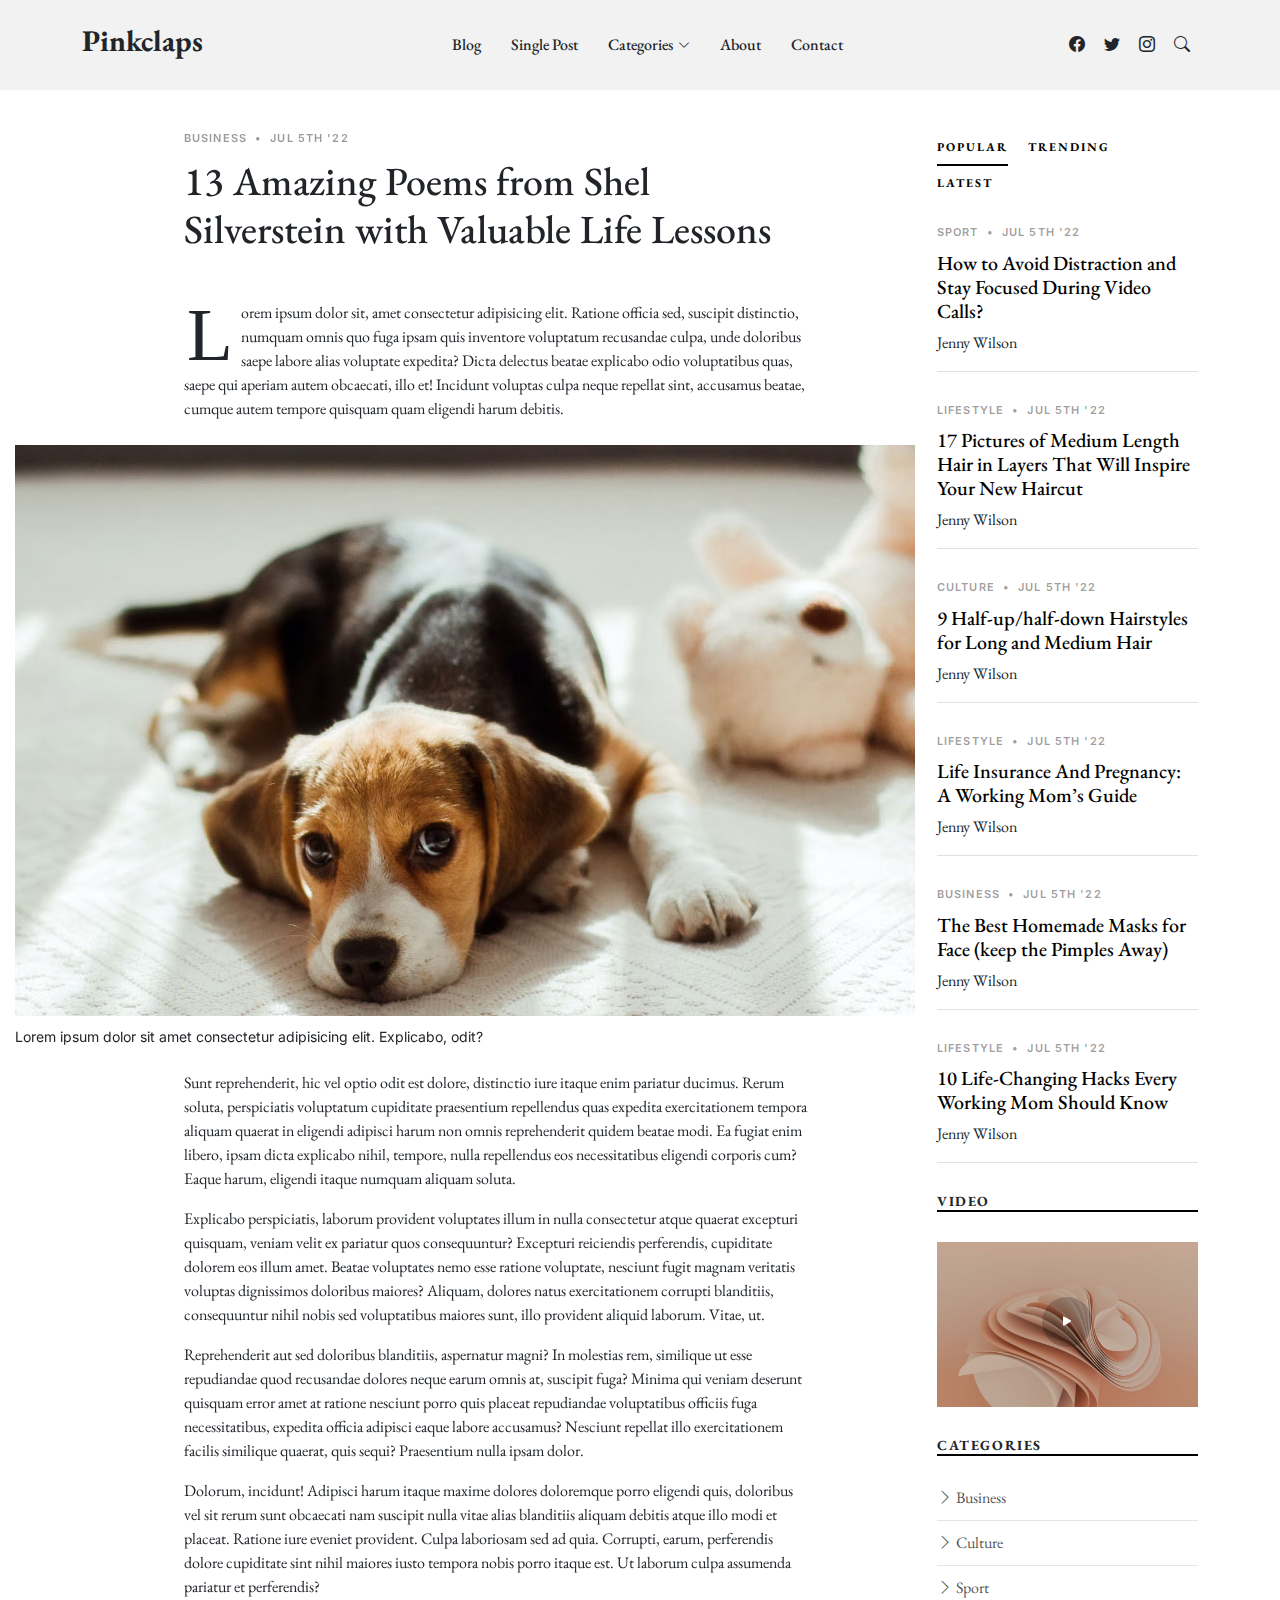
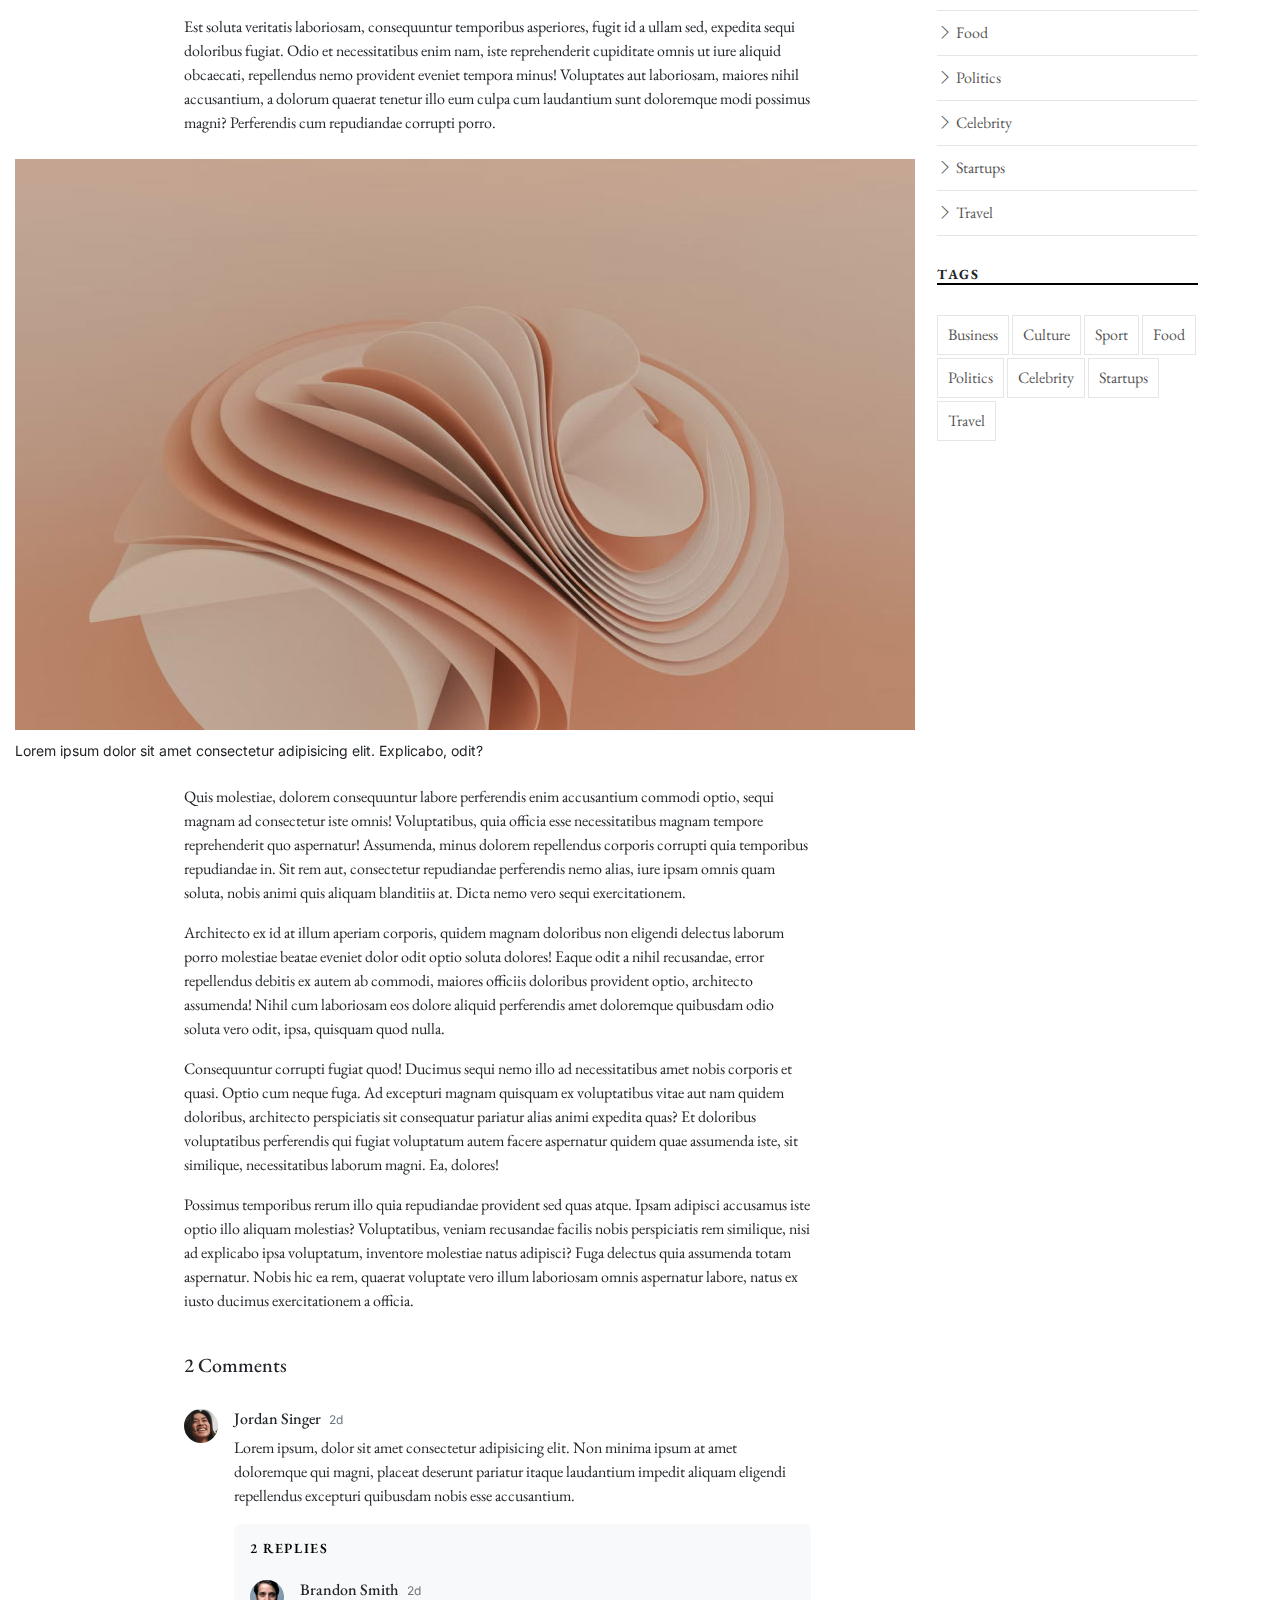
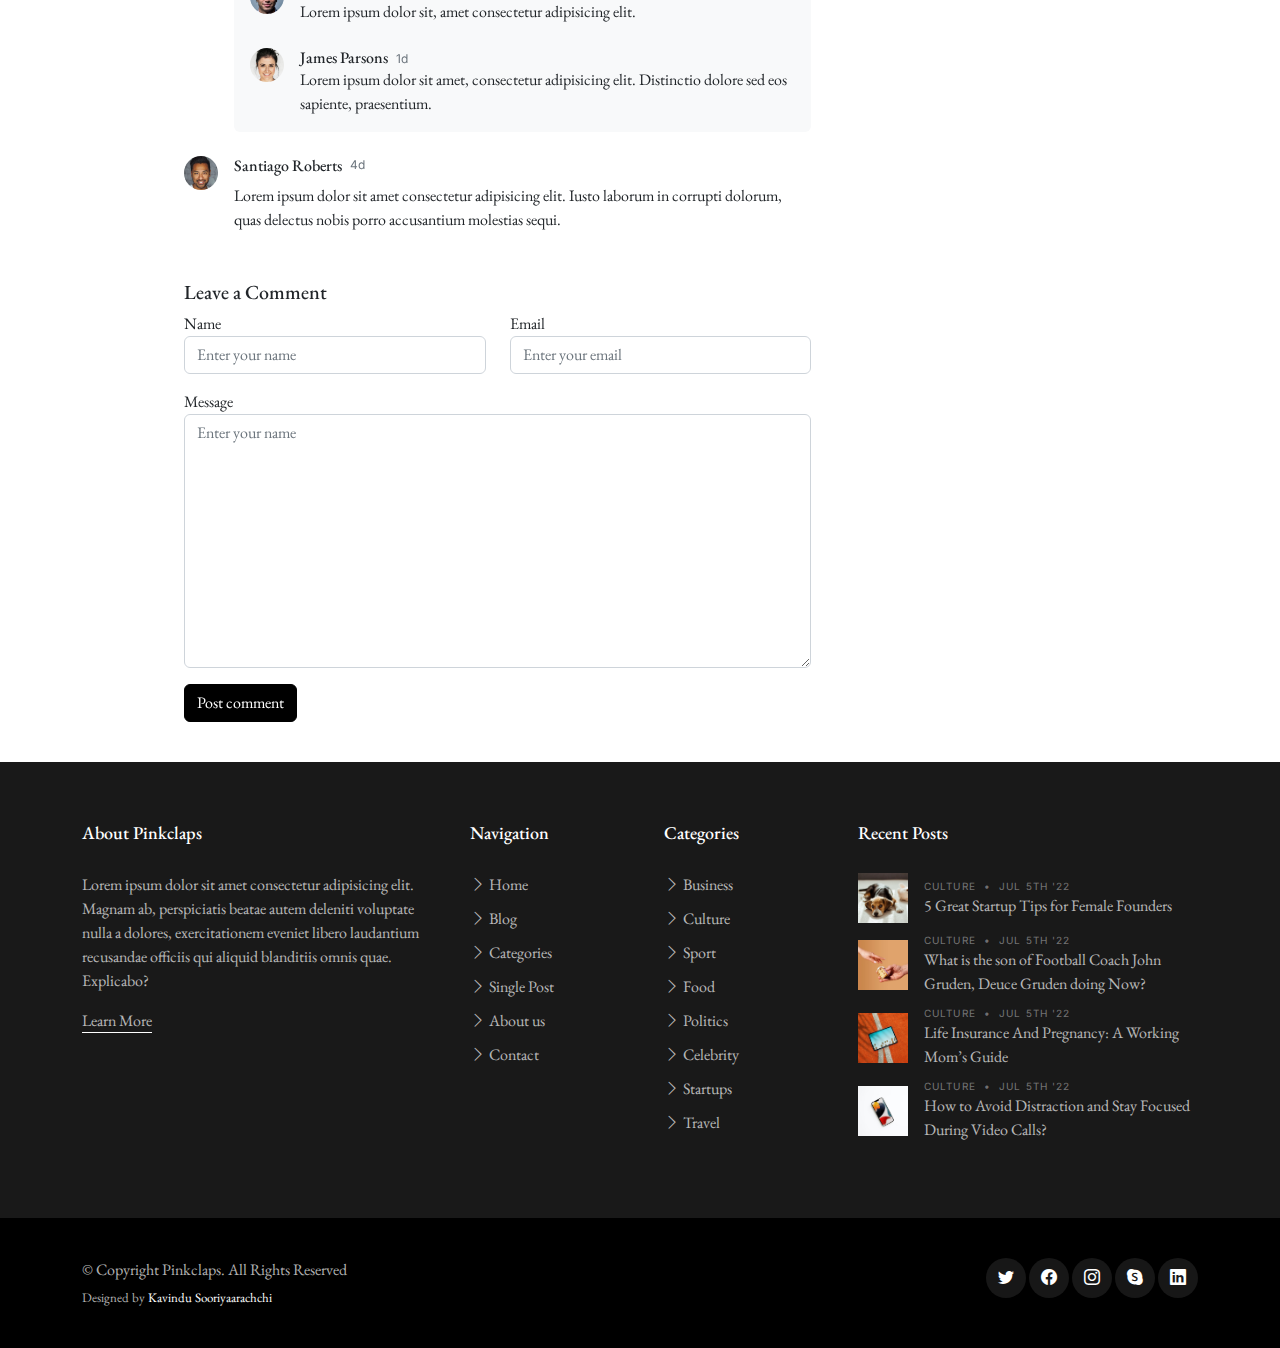
<file: single-post.html>
<!DOCTYPE html>
<html lang="en">

<head>
  <meta charset="utf-8">
  <meta content="width=device-width, initial-scale=1.0" name="viewport">

  <title>Single Post</title>
  <meta content="" name="description">
  <meta content="" name="keywords">

  <!-- Favicons -->
  <link href="assets/img/favicon.png" rel="icon">
  <link href="assets/img/apple-touch-icon.png" rel="apple-touch-icon">

  <!-- Google Fonts -->
  <link rel="preconnect" href="https://fonts.googleapis.com">
  <link rel="preconnect" href="https://fonts.gstatic.com" crossorigin>
  <link href="https://fonts.googleapis.com/css2?family=EB+Garamond:wght@400;500&family=Inter:wght@400;500&family=Playfair+Display:ital,wght@0,400;0,700;1,400;1,700&display=swap" rel="stylesheet">

  <!-- Vendor CSS Files -->
  <link href="assets/vendor/bootstrap/css/bootstrap.min.css" rel="stylesheet">
  <link href="assets/vendor/bootstrap-icons/bootstrap-icons.css" rel="stylesheet">
  <link href="assets/vendor/swiper/swiper-bundle.min.css" rel="stylesheet">
  <link href="assets/vendor/glightbox/css/glightbox.min.css" rel="stylesheet">
  <link href="assets/vendor/aos/aos.css" rel="stylesheet">

  <!-- Template Main CSS Files -->
  <link href="assets/css/variables.css" rel="stylesheet">
  <link href="assets/css/main.css" rel="stylesheet">

 
</head>

<body>

  <!-- ======= Header ======= -->
  <header id="header" class="header d-flex align-items-center fixed-top">
    <div class="container-fluid container-xl d-flex align-items-center justify-content-between">

      <a href="index.html" class="logo d-flex align-items-center">
        <!-- Uncomment the line below if you also wish to use an image logo -->
        <!-- <img src="assets/img/logo.png" alt=""> -->
        <h1>Pinkclaps</h1>
      </a>

      <nav id="navbar" class="navbar">
        <ul>
          <li><a href="index.html">Blog</a></li>
          <li><a href="single-post.html">Single Post</a></li>
          <li class="dropdown"><a href="category.html"><span>Categories</span> <i class="bi bi-chevron-down dropdown-indicator"></i></a>
            <ul>
              <li><a href="search-result.html">Search Result</a></li>
              <li><a href="#">Drop Down 1</a></li>
              <li class="dropdown"><a href="#"><span>Deep Drop Down</span> <i class="bi bi-chevron-down dropdown-indicator"></i></a>
                <ul>
                  <li><a href="#">Deep Drop Down 1</a></li>
                  <li><a href="#">Deep Drop Down 2</a></li>
                  <li><a href="#">Deep Drop Down 3</a></li>
                  <li><a href="#">Deep Drop Down 4</a></li>
                  <li><a href="#">Deep Drop Down 5</a></li>
                </ul>
              </li>
              <li><a href="#">Drop Down 2</a></li>
              <li><a href="#">Drop Down 3</a></li>
              <li><a href="#">Drop Down 4</a></li>
            </ul>
          </li>

          <li><a href="about.html">About</a></li>
          <li><a href="contact.html">Contact</a></li>
        </ul>
      </nav><!-- .navbar -->

      <div class="position-relative">
        <a href="#" class="mx-2"><span class="bi-facebook"></span></a>
        <a href="#" class="mx-2"><span class="bi-twitter"></span></a>
        <a href="#" class="mx-2"><span class="bi-instagram"></span></a>

        <a href="#" class="mx-2 js-search-open"><span class="bi-search"></span></a>
        <i class="bi bi-list mobile-nav-toggle"></i>

        <!-- ======= Search Form ======= -->
        <div class="search-form-wrap js-search-form-wrap">
          <form action="search-result.html" class="search-form">
            <span class="icon bi-search"></span>
            <input type="text" placeholder="Search" class="form-control">
            <button class="btn js-search-close"><span class="bi-x"></span></button>
          </form>
        </div><!-- End Search Form -->

      </div>

    </div>

  </header><!-- End Header -->

  <main id="main">

    <section class="single-post-content">
      <div class="container">
        <div class="row">
          <div class="col-md-9 post-content" data-aos="fade-up">

            <!-- ======= Single Post Content ======= -->
            <div class="single-post">
              <div class="post-meta"><span class="date">Business</span> <span class="mx-1">&bullet;</span> <span>Jul 5th '22</span></div>
              <h1 class="mb-5">13 Amazing Poems from Shel Silverstein with Valuable Life Lessons</h1>
              <p><span class="firstcharacter">L</span>orem ipsum dolor sit, amet consectetur adipisicing elit. Ratione officia sed, suscipit distinctio, numquam omnis quo fuga ipsam quis inventore voluptatum recusandae culpa, unde doloribus saepe labore alias voluptate expedita? Dicta delectus beatae explicabo odio voluptatibus quas, saepe qui aperiam autem obcaecati, illo et! Incidunt voluptas culpa neque repellat sint, accusamus beatae, cumque autem tempore quisquam quam eligendi harum debitis.</p>

              <figure class="my-4">
                <img src="assets/img/post-landscape-1.jpg" alt="" class="img-fluid">
                <figcaption>Lorem ipsum dolor sit amet consectetur adipisicing elit. Explicabo, odit? </figcaption>
              </figure>
              <p>Sunt reprehenderit, hic vel optio odit est dolore, distinctio iure itaque enim pariatur ducimus. Rerum soluta, perspiciatis voluptatum cupiditate praesentium repellendus quas expedita exercitationem tempora aliquam quaerat in eligendi adipisci harum non omnis reprehenderit quidem beatae modi. Ea fugiat enim libero, ipsam dicta explicabo nihil, tempore, nulla repellendus eos necessitatibus eligendi corporis cum? Eaque harum, eligendi itaque numquam aliquam soluta.</p>
              <p>Explicabo perspiciatis, laborum provident voluptates illum in nulla consectetur atque quaerat excepturi quisquam, veniam velit ex pariatur quos consequuntur? Excepturi reiciendis perferendis, cupiditate dolorem eos illum amet. Beatae voluptates nemo esse ratione voluptate, nesciunt fugit magnam veritatis voluptas dignissimos doloribus maiores? Aliquam, dolores natus exercitationem corrupti blanditiis, consequuntur nihil nobis sed voluptatibus maiores sunt, illo provident aliquid laborum. Vitae, ut.</p>
              <p>Reprehenderit aut sed doloribus blanditiis, aspernatur magni? In molestias rem, similique ut esse repudiandae quod recusandae dolores neque earum omnis at, suscipit fuga? Minima qui veniam deserunt quisquam error amet at ratione nesciunt porro quis placeat repudiandae voluptatibus officiis fuga necessitatibus, expedita officia adipisci eaque labore accusamus? Nesciunt repellat illo exercitationem facilis similique quaerat, quis sequi? Praesentium nulla ipsam dolor.</p>
              <p>Dolorum, incidunt! Adipisci harum itaque maxime dolores doloremque porro eligendi quis, doloribus vel sit rerum sunt obcaecati nam suscipit nulla vitae alias blanditiis aliquam debitis atque illo modi et placeat. Ratione iure eveniet provident. Culpa laboriosam sed ad quia. Corrupti, earum, perferendis dolore cupiditate sint nihil maiores iusto tempora nobis porro itaque est. Ut laborum culpa assumenda pariatur et perferendis?</p>
              <p>Est soluta veritatis laboriosam, consequuntur temporibus asperiores, fugit id a ullam sed, expedita sequi doloribus fugiat. Odio et necessitatibus enim nam, iste reprehenderit cupiditate omnis ut iure aliquid obcaecati, repellendus nemo provident eveniet tempora minus! Voluptates aut laboriosam, maiores nihil accusantium, a dolorum quaerat tenetur illo eum culpa cum laudantium sunt doloremque modi possimus magni? Perferendis cum repudiandae corrupti porro.</p>
              <figure class="my-4">
                <img src="assets/img/post-landscape-5.jpg" alt="" class="img-fluid">
                <figcaption>Lorem ipsum dolor sit amet consectetur adipisicing elit. Explicabo, odit? </figcaption>
              </figure>
              <p>Quis molestiae, dolorem consequuntur labore perferendis enim accusantium commodi optio, sequi magnam ad consectetur iste omnis! Voluptatibus, quia officia esse necessitatibus magnam tempore reprehenderit quo aspernatur! Assumenda, minus dolorem repellendus corporis corrupti quia temporibus repudiandae in. Sit rem aut, consectetur repudiandae perferendis nemo alias, iure ipsam omnis quam soluta, nobis animi quis aliquam blanditiis at. Dicta nemo vero sequi exercitationem.</p>
              <p>Architecto ex id at illum aperiam corporis, quidem magnam doloribus non eligendi delectus laborum porro molestiae beatae eveniet dolor odit optio soluta dolores! Eaque odit a nihil recusandae, error repellendus debitis ex autem ab commodi, maiores officiis doloribus provident optio, architecto assumenda! Nihil cum laboriosam eos dolore aliquid perferendis amet doloremque quibusdam odio soluta vero odit, ipsa, quisquam quod nulla.</p>
              <p>Consequuntur corrupti fugiat quod! Ducimus sequi nemo illo ad necessitatibus amet nobis corporis et quasi. Optio cum neque fuga. Ad excepturi magnam quisquam ex voluptatibus vitae aut nam quidem doloribus, architecto perspiciatis sit consequatur pariatur alias animi expedita quas? Et doloribus voluptatibus perferendis qui fugiat voluptatum autem facere aspernatur quidem quae assumenda iste, sit similique, necessitatibus laborum magni. Ea, dolores!</p>
              <p>Possimus temporibus rerum illo quia repudiandae provident sed quas atque. Ipsam adipisci accusamus iste optio illo aliquam molestias? Voluptatibus, veniam recusandae facilis nobis perspiciatis rem similique, nisi ad explicabo ipsa voluptatum, inventore molestiae natus adipisci? Fuga delectus quia assumenda totam aspernatur. Nobis hic ea rem, quaerat voluptate vero illum laboriosam omnis aspernatur labore, natus ex iusto ducimus exercitationem a officia.</p>
            </div><!-- End Single Post Content -->

            <!-- ======= Comments ======= -->
            <div class="comments">
              <h5 class="comment-title py-4">2 Comments</h5>
              <div class="comment d-flex mb-4">
                <div class="flex-shrink-0">
                  <div class="avatar avatar-sm rounded-circle">
                    <img class="avatar-img" src="assets/img/person-5.jpg" alt="" class="img-fluid">
                  </div>
                </div>
                <div class="flex-grow-1 ms-2 ms-sm-3">
                  <div class="comment-meta d-flex align-items-baseline">
                    <h6 class="me-2">Jordan Singer</h6>
                    <span class="text-muted">2d</span>
                  </div>
                  <div class="comment-body">
                    Lorem ipsum, dolor sit amet consectetur adipisicing elit. Non minima ipsum at amet doloremque qui magni, placeat deserunt pariatur itaque laudantium impedit aliquam eligendi repellendus excepturi quibusdam nobis esse accusantium.
                  </div>

                  <div class="comment-replies bg-light p-3 mt-3 rounded">
                    <h6 class="comment-replies-title mb-4 text-muted text-uppercase">2 replies</h6>

                    <div class="reply d-flex mb-4">
                      <div class="flex-shrink-0">
                        <div class="avatar avatar-sm rounded-circle">
                          <img class="avatar-img" src="assets/img/person-4.jpg" alt="" class="img-fluid">
                        </div>
                      </div>
                      <div class="flex-grow-1 ms-2 ms-sm-3">
                        <div class="reply-meta d-flex align-items-baseline">
                          <h6 class="mb-0 me-2">Brandon Smith</h6>
                          <span class="text-muted">2d</span>
                        </div>
                        <div class="reply-body">
                          Lorem ipsum dolor sit, amet consectetur adipisicing elit.
                        </div>
                      </div>
                    </div>
                    <div class="reply d-flex">
                      <div class="flex-shrink-0">
                        <div class="avatar avatar-sm rounded-circle">
                          <img class="avatar-img" src="assets/img/person-3.jpg" alt="" class="img-fluid">
                        </div>
                      </div>
                      <div class="flex-grow-1 ms-2 ms-sm-3">
                        <div class="reply-meta d-flex align-items-baseline">
                          <h6 class="mb-0 me-2">James Parsons</h6>
                          <span class="text-muted">1d</span>
                        </div>
                        <div class="reply-body">
                          Lorem ipsum dolor sit amet, consectetur adipisicing elit. Distinctio dolore sed eos sapiente, praesentium.
                        </div>
                      </div>
                    </div>
                  </div>
                </div>
              </div>
              <div class="comment d-flex">
                <div class="flex-shrink-0">
                  <div class="avatar avatar-sm rounded-circle">
                    <img class="avatar-img" src="assets/img/person-2.jpg" alt="" class="img-fluid">
                  </div>
                </div>
                <div class="flex-shrink-1 ms-2 ms-sm-3">
                  <div class="comment-meta d-flex">
                    <h6 class="me-2">Santiago Roberts</h6>
                    <span class="text-muted">4d</span>
                  </div>
                  <div class="comment-body">
                    Lorem ipsum dolor sit amet consectetur adipisicing elit. Iusto laborum in corrupti dolorum, quas delectus nobis porro accusantium molestias sequi.
                  </div>
                </div>
              </div>
            </div><!-- End Comments -->

            <!-- ======= Comments Form ======= -->
            <div class="row justify-content-center mt-5">

              <div class="col-lg-12">
                <h5 class="comment-title">Leave a Comment</h5>
                <div class="row">
                  <div class="col-lg-6 mb-3">
                    <label for="comment-name">Name</label>
                    <input type="text" class="form-control" id="comment-name" placeholder="Enter your name">
                  </div>
                  <div class="col-lg-6 mb-3">
                    <label for="comment-email">Email</label>
                    <input type="text" class="form-control" id="comment-email" placeholder="Enter your email">
                  </div>
                  <div class="col-12 mb-3">
                    <label for="comment-message">Message</label>

                    <textarea class="form-control" id="comment-message" placeholder="Enter your name" cols="30" rows="10"></textarea>
                  </div>
                  <div class="col-12">
                    <input type="submit" class="btn btn-primary" value="Post comment">
                  </div>
                </div>
              </div>
            </div><!-- End Comments Form -->

          </div>
          <div class="col-md-3">
            <!-- ======= Sidebar ======= -->
            <div class="aside-block">

              <ul class="nav nav-pills custom-tab-nav mb-4" id="pills-tab" role="tablist">
                <li class="nav-item" role="presentation">
                  <button class="nav-link active" id="pills-popular-tab" data-bs-toggle="pill" data-bs-target="#pills-popular" type="button" role="tab" aria-controls="pills-popular" aria-selected="true">Popular</button>
                </li>
                <li class="nav-item" role="presentation">
                  <button class="nav-link" id="pills-trending-tab" data-bs-toggle="pill" data-bs-target="#pills-trending" type="button" role="tab" aria-controls="pills-trending" aria-selected="false">Trending</button>
                </li>
                <li class="nav-item" role="presentation">
                  <button class="nav-link" id="pills-latest-tab" data-bs-toggle="pill" data-bs-target="#pills-latest" type="button" role="tab" aria-controls="pills-latest" aria-selected="false">Latest</button>
                </li>
              </ul>

              <div class="tab-content" id="pills-tabContent">

                <!-- Popular -->
                <div class="tab-pane fade show active" id="pills-popular" role="tabpanel" aria-labelledby="pills-popular-tab">
                  <div class="post-entry-1 border-bottom">
                    <div class="post-meta"><span class="date">Sport</span> <span class="mx-1">&bullet;</span> <span>Jul 5th '22</span></div>
                    <h2 class="mb-2"><a href="#">How to Avoid Distraction and Stay Focused During Video Calls?</a></h2>
                    <span class="author mb-3 d-block">Jenny Wilson</span>
                  </div>

                  <div class="post-entry-1 border-bottom">
                    <div class="post-meta"><span class="date">Lifestyle</span> <span class="mx-1">&bullet;</span> <span>Jul 5th '22</span></div>
                    <h2 class="mb-2"><a href="#">17 Pictures of Medium Length Hair in Layers That Will Inspire Your New Haircut</a></h2>
                    <span class="author mb-3 d-block">Jenny Wilson</span>
                  </div>

                  <div class="post-entry-1 border-bottom">
                    <div class="post-meta"><span class="date">Culture</span> <span class="mx-1">&bullet;</span> <span>Jul 5th '22</span></div>
                    <h2 class="mb-2"><a href="#">9 Half-up/half-down Hairstyles for Long and Medium Hair</a></h2>
                    <span class="author mb-3 d-block">Jenny Wilson</span>
                  </div>

                  <div class="post-entry-1 border-bottom">
                    <div class="post-meta"><span class="date">Lifestyle</span> <span class="mx-1">&bullet;</span> <span>Jul 5th '22</span></div>
                    <h2 class="mb-2"><a href="#">Life Insurance And Pregnancy: A Working Mom’s Guide</a></h2>
                    <span class="author mb-3 d-block">Jenny Wilson</span>
                  </div>

                  <div class="post-entry-1 border-bottom">
                    <div class="post-meta"><span class="date">Business</span> <span class="mx-1">&bullet;</span> <span>Jul 5th '22</span></div>
                    <h2 class="mb-2"><a href="#">The Best Homemade Masks for Face (keep the Pimples Away)</a></h2>
                    <span class="author mb-3 d-block">Jenny Wilson</span>
                  </div>

                  <div class="post-entry-1 border-bottom">
                    <div class="post-meta"><span class="date">Lifestyle</span> <span class="mx-1">&bullet;</span> <span>Jul 5th '22</span></div>
                    <h2 class="mb-2"><a href="#">10 Life-Changing Hacks Every Working Mom Should Know</a></h2>
                    <span class="author mb-3 d-block">Jenny Wilson</span>
                  </div>
                </div> <!-- End Popular -->

                <!-- Trending -->
                <div class="tab-pane fade" id="pills-trending" role="tabpanel" aria-labelledby="pills-trending-tab">
                  <div class="post-entry-1 border-bottom">
                    <div class="post-meta"><span class="date">Lifestyle</span> <span class="mx-1">&bullet;</span> <span>Jul 5th '22</span></div>
                    <h2 class="mb-2"><a href="#">17 Pictures of Medium Length Hair in Layers That Will Inspire Your New Haircut</a></h2>
                    <span class="author mb-3 d-block">Jenny Wilson</span>
                  </div>

                  <div class="post-entry-1 border-bottom">
                    <div class="post-meta"><span class="date">Culture</span> <span class="mx-1">&bullet;</span> <span>Jul 5th '22</span></div>
                    <h2 class="mb-2"><a href="#">9 Half-up/half-down Hairstyles for Long and Medium Hair</a></h2>
                    <span class="author mb-3 d-block">Jenny Wilson</span>
                  </div>

                  <div class="post-entry-1 border-bottom">
                    <div class="post-meta"><span class="date">Lifestyle</span> <span class="mx-1">&bullet;</span> <span>Jul 5th '22</span></div>
                    <h2 class="mb-2"><a href="#">Life Insurance And Pregnancy: A Working Mom’s Guide</a></h2>
                    <span class="author mb-3 d-block">Jenny Wilson</span>
                  </div>

                  <div class="post-entry-1 border-bottom">
                    <div class="post-meta"><span class="date">Sport</span> <span class="mx-1">&bullet;</span> <span>Jul 5th '22</span></div>
                    <h2 class="mb-2"><a href="#">How to Avoid Distraction and Stay Focused During Video Calls?</a></h2>
                    <span class="author mb-3 d-block">Jenny Wilson</span>
                  </div>
                  <div class="post-entry-1 border-bottom">
                    <div class="post-meta"><span class="date">Business</span> <span class="mx-1">&bullet;</span> <span>Jul 5th '22</span></div>
                    <h2 class="mb-2"><a href="#">The Best Homemade Masks for Face (keep the Pimples Away)</a></h2>
                    <span class="author mb-3 d-block">Jenny Wilson</span>
                  </div>

                  <div class="post-entry-1 border-bottom">
                    <div class="post-meta"><span class="date">Lifestyle</span> <span class="mx-1">&bullet;</span> <span>Jul 5th '22</span></div>
                    <h2 class="mb-2"><a href="#">10 Life-Changing Hacks Every Working Mom Should Know</a></h2>
                    <span class="author mb-3 d-block">Jenny Wilson</span>
                  </div>
                </div> <!-- End Trending -->

                <!-- Latest -->
                <div class="tab-pane fade" id="pills-latest" role="tabpanel" aria-labelledby="pills-latest-tab">
                  <div class="post-entry-1 border-bottom">
                    <div class="post-meta"><span class="date">Lifestyle</span> <span class="mx-1">&bullet;</span> <span>Jul 5th '22</span></div>
                    <h2 class="mb-2"><a href="#">Life Insurance And Pregnancy: A Working Mom’s Guide</a></h2>
                    <span class="author mb-3 d-block">Jenny Wilson</span>
                  </div>

                  <div class="post-entry-1 border-bottom">
                    <div class="post-meta"><span class="date">Business</span> <span class="mx-1">&bullet;</span> <span>Jul 5th '22</span></div>
                    <h2 class="mb-2"><a href="#">The Best Homemade Masks for Face (keep the Pimples Away)</a></h2>
                    <span class="author mb-3 d-block">Jenny Wilson</span>
                  </div>

                  <div class="post-entry-1 border-bottom">
                    <div class="post-meta"><span class="date">Lifestyle</span> <span class="mx-1">&bullet;</span> <span>Jul 5th '22</span></div>
                    <h2 class="mb-2"><a href="#">10 Life-Changing Hacks Every Working Mom Should Know</a></h2>
                    <span class="author mb-3 d-block">Jenny Wilson</span>
                  </div>

                  <div class="post-entry-1 border-bottom">
                    <div class="post-meta"><span class="date">Sport</span> <span class="mx-1">&bullet;</span> <span>Jul 5th '22</span></div>
                    <h2 class="mb-2"><a href="#">How to Avoid Distraction and Stay Focused During Video Calls?</a></h2>
                    <span class="author mb-3 d-block">Jenny Wilson</span>
                  </div>

                  <div class="post-entry-1 border-bottom">
                    <div class="post-meta"><span class="date">Lifestyle</span> <span class="mx-1">&bullet;</span> <span>Jul 5th '22</span></div>
                    <h2 class="mb-2"><a href="#">17 Pictures of Medium Length Hair in Layers That Will Inspire Your New Haircut</a></h2>
                    <span class="author mb-3 d-block">Jenny Wilson</span>
                  </div>

                  <div class="post-entry-1 border-bottom">
                    <div class="post-meta"><span class="date">Culture</span> <span class="mx-1">&bullet;</span> <span>Jul 5th '22</span></div>
                    <h2 class="mb-2"><a href="#">9 Half-up/half-down Hairstyles for Long and Medium Hair</a></h2>
                    <span class="author mb-3 d-block">Jenny Wilson</span>
                  </div>

                </div> <!-- End Latest -->

              </div>
            </div>

            <div class="aside-block">
              <h3 class="aside-title">Video</h3>
              <div class="video-post">
                <a href="https://www.youtube.com/watch?v=AiFfDjmd0jU" class="glightbox link-video">
                  <span class="bi-play-fill"></span>
                  <img src="assets/img/post-landscape-5.jpg" alt="" class="img-fluid">
                </a>
              </div>
            </div><!-- End Video -->

            <div class="aside-block">
              <h3 class="aside-title">Categories</h3>
              <ul class="aside-links list-unstyled">
                <li><a href="category.html"><i class="bi bi-chevron-right"></i> Business</a></li>
                <li><a href="category.html"><i class="bi bi-chevron-right"></i> Culture</a></li>
                <li><a href="category.html"><i class="bi bi-chevron-right"></i> Sport</a></li>
                <li><a href="category.html"><i class="bi bi-chevron-right"></i> Food</a></li>
                <li><a href="category.html"><i class="bi bi-chevron-right"></i> Politics</a></li>
                <li><a href="category.html"><i class="bi bi-chevron-right"></i> Celebrity</a></li>
                <li><a href="category.html"><i class="bi bi-chevron-right"></i> Startups</a></li>
                <li><a href="category.html"><i class="bi bi-chevron-right"></i> Travel</a></li>
              </ul>
            </div><!-- End Categories -->

            <div class="aside-block">
              <h3 class="aside-title">Tags</h3>
              <ul class="aside-tags list-unstyled">
                <li><a href="category.html">Business</a></li>
                <li><a href="category.html">Culture</a></li>
                <li><a href="category.html">Sport</a></li>
                <li><a href="category.html">Food</a></li>
                <li><a href="category.html">Politics</a></li>
                <li><a href="category.html">Celebrity</a></li>
                <li><a href="category.html">Startups</a></li>
                <li><a href="category.html">Travel</a></li>
              </ul>
            </div><!-- End Tags -->

          </div>
        </div>
      </div>
    </section>
  </main><!-- End #main -->

  <!-- ======= Footer ======= -->
  <footer id="footer" class="footer">

    <div class="footer-content">
      <div class="container">

        <div class="row g-5">
          <div class="col-lg-4">
            <h3 class="footer-heading">About Pinkclaps</h3>
            <p>Lorem ipsum dolor sit amet consectetur adipisicing elit. Magnam ab, perspiciatis beatae autem deleniti voluptate nulla a dolores, exercitationem eveniet libero laudantium recusandae officiis qui aliquid blanditiis omnis quae. Explicabo?</p>
            <p><a href="about.html" class="footer-link-more">Learn More</a></p>
          </div>
          <div class="col-6 col-lg-2">
            <h3 class="footer-heading">Navigation</h3>
            <ul class="footer-links list-unstyled">
              <li><a href="index.html"><i class="bi bi-chevron-right"></i> Home</a></li>
              <li><a href="index.html"><i class="bi bi-chevron-right"></i> Blog</a></li>
              <li><a href="category.html"><i class="bi bi-chevron-right"></i> Categories</a></li>
              <li><a href="single-post.html"><i class="bi bi-chevron-right"></i> Single Post</a></li>
              <li><a href="about.html"><i class="bi bi-chevron-right"></i> About us</a></li>
              <li><a href="contact.html"><i class="bi bi-chevron-right"></i> Contact</a></li>
            </ul>
          </div>
          <div class="col-6 col-lg-2">
            <h3 class="footer-heading">Categories</h3>
            <ul class="footer-links list-unstyled">
              <li><a href="category.html"><i class="bi bi-chevron-right"></i> Business</a></li>
              <li><a href="category.html"><i class="bi bi-chevron-right"></i> Culture</a></li>
              <li><a href="category.html"><i class="bi bi-chevron-right"></i> Sport</a></li>
              <li><a href="category.html"><i class="bi bi-chevron-right"></i> Food</a></li>
              <li><a href="category.html"><i class="bi bi-chevron-right"></i> Politics</a></li>
              <li><a href="category.html"><i class="bi bi-chevron-right"></i> Celebrity</a></li>
              <li><a href="category.html"><i class="bi bi-chevron-right"></i> Startups</a></li>
              <li><a href="category.html"><i class="bi bi-chevron-right"></i> Travel</a></li>

            </ul>
          </div>

          <div class="col-lg-4">
            <h3 class="footer-heading">Recent Posts</h3>

            <ul class="footer-links footer-blog-entry list-unstyled">
              <li>
                <a href="single-post.html" class="d-flex align-items-center">
                  <img src="assets/img/post-sq-1.jpg" alt="" class="img-fluid me-3">
                  <div>
                    <div class="post-meta d-block"><span class="date">Culture</span> <span class="mx-1">&bullet;</span> <span>Jul 5th '22</span></div>
                    <span>5 Great Startup Tips for Female Founders</span>
                  </div>
                </a>
              </li>

              <li>
                <a href="single-post.html" class="d-flex align-items-center">
                  <img src="assets/img/post-sq-2.jpg" alt="" class="img-fluid me-3">
                  <div>
                    <div class="post-meta d-block"><span class="date">Culture</span> <span class="mx-1">&bullet;</span> <span>Jul 5th '22</span></div>
                    <span>What is the son of Football Coach John Gruden, Deuce Gruden doing Now?</span>
                  </div>
                </a>
              </li>

              <li>
                <a href="single-post.html" class="d-flex align-items-center">
                  <img src="assets/img/post-sq-3.jpg" alt="" class="img-fluid me-3">
                  <div>
                    <div class="post-meta d-block"><span class="date">Culture</span> <span class="mx-1">&bullet;</span> <span>Jul 5th '22</span></div>
                    <span>Life Insurance And Pregnancy: A Working Mom’s Guide</span>
                  </div>
                </a>
              </li>

              <li>
                <a href="single-post.html" class="d-flex align-items-center">
                  <img src="assets/img/post-sq-4.jpg" alt="" class="img-fluid me-3">
                  <div>
                    <div class="post-meta d-block"><span class="date">Culture</span> <span class="mx-1">&bullet;</span> <span>Jul 5th '22</span></div>
                    <span>How to Avoid Distraction and Stay Focused During Video Calls?</span>
                  </div>
                </a>
              </li>

            </ul>

          </div>
        </div>
      </div>
    </div>

    <div class="footer-legal">
      <div class="container">

        <div class="row justify-content-between">
          <div class="col-md-6 text-center text-md-start mb-3 mb-md-0">
            <div class="copyright">
              © Copyright <strong><span>Pinkclaps</span></strong>. All Rights Reserved
            </div>

            <div class="credits">
             
              Designed by <a href="https://kavindusooriyaarachchi.42web.io/?i=1">Kavindu Sooriyaarachchi</a>
            </div>

          </div>

          <div class="col-md-6">
            <div class="social-links mb-3 mb-lg-0 text-center text-md-end">
              <a href="#" class="twitter"><i class="bi bi-twitter"></i></a>
              <a href="#" class="facebook"><i class="bi bi-facebook"></i></a>
              <a href="#" class="instagram"><i class="bi bi-instagram"></i></a>
              <a href="#" class="google-plus"><i class="bi bi-skype"></i></a>
              <a href="#" class="linkedin"><i class="bi bi-linkedin"></i></a>
            </div>

          </div>

        </div>

      </div>
    </div>

  </footer>

  <a href="#" class="scroll-top d-flex align-items-center justify-content-center"><i class="bi bi-arrow-up-short"></i></a>

  <!-- Vendor JS Files -->
  <script src="assets/vendor/bootstrap/js/bootstrap.bundle.min.js"></script>
  <script src="assets/vendor/swiper/swiper-bundle.min.js"></script>
  <script src="assets/vendor/glightbox/js/glightbox.min.js"></script>
  <script src="assets/vendor/aos/aos.js"></script>
  <script src="assets/vendor/php-email-form/validate.js"></script>

  <!-- Template Main JS File -->
  <script src="assets/js/main.js"></script>

</body>

</html>
</file>
<file: assets/css/variables.css>
:root {

  /* Fonts */
  --font-default: 'EB Garamond', system-ui, -apple-system, "Segoe UI", Roboto, "Helvetica Neue", Arial, "Noto Sans", "Liberation Sans", sans-serif, "Apple Color Emoji", "Segoe UI Emoji", "Segoe UI Symbol", "Noto Color Emoji";
  --font-primary: 'EB Garamond', serif; /*'Playfair Display', serif;*/
  --font-secondary: 'Inter', sans-serif;

  /* Colors */
  /* The *-rgb color names are simply the RGB converted value of the corresponding color for use in the rgba() function */

  /* Default text color */
  --color-default: #212529;
  --color-default-rgb: 33, 37, 41;

  /* Defult links color */
  --color-links: #212529;
  --color-links-hover: #15171a;

  /* Primay colors */
  --color-primary: #212529;
  --color-primary-light: #26282c;
  --color-primary-dark: #0b0c0e;

  --color-primary-rgb: 33, 37, 41;
  --color-primary-light-rgb: 38, 40, 44;
  --color-primary-dark-rgb: 11, 12, 14;

  /* Secondary colors */
  --color-secondary: #596d80;
  --color-secondary-light: #8498aa;
  --color-secondary-dark: #404f5c;

  --color-secondary-rgb: 89, 109, 128;
  --color-secondary-light-rgb: 132, 152, 170;
  --color-secondary-dark-rgb: 64, 79, 92;

  /* General colors */
  --color-blue: #0d6efd;
  --color-blue-rgb: 13, 110, 253;

  --color-indigo: #6610f2;
  --color-indigo-rgb: 102, 16, 242;

  --color-purple: #6f42c1;
  --color-purple-rgb: 111, 66, 193;
  
  --color-pink: #f3268c;
  --color-pink-rgb: 243, 38, 140;

  --color-red: #df1529;
  --color-red-rgb: 223, 21, 4;

  --color-orange: #fd7e14;
  --color-orange-rgb: 253, 126, 20;

  --color-yellow: #ffc107;
  --color-yellow-rgb: 255, 193, 7;

  --color-green: #059652;
  --color-green-rgb: 5, 150, 82;

  --color-teal: #20c997;
  --color-teal-rgb: 32, 201, 151;

  --color-cyan: #0dcaf0;
  --color-cyan-rgb: 13, 202, 240;

  --color-white: #ffffff;
  --color-white-rgb: 255, 255, 255;

  --color-gray: #6c757d;
  --color-gray-rgb: 108, 117, 125;

  --color-black: #000000;
  --color-black-rgb: 0, 0, 0;
}

/*--------------------------------------------------------------
# 2. Override default Bootstrap variables
--------------------------------------------------------------*/
:root {
  --bs-blue: var(--color-blue);
  --bs-indigo: var(--color-indigo);
  --bs-purple: var(--color-purple);
  --bs-pink: var(--color-pink);
  --bs-red: var(--color-red);
  --bs-orange: var(--color-orange);
  --bs-yellow: var(--color-yellow);
  --bs-green: var(--color-green);
  --bs-teal: var(--color-teal);
  --bs-cyan: var(--color-cyan);
  --bs-white: var(--color-white);
  --bs-gray: var(--color-gray);
  --bs-gray-dark: #343a40;
  --bs-gray-100: #f8f9fa;
  --bs-gray-200: #e9ecef;
  --bs-gray-300: #dee2e6;
  --bs-gray-400: #ced4da;
  --bs-gray-500: #adb5bd;
  --bs-gray-600: #6c757d;
  --bs-gray-700: #495057;
  --bs-gray-800: #343a40;
  --bs-gray-900: #212529;
  --bs-primary: var(--color-blue);
  --bs-secondary: var(--color-blue);
  --bs-success: #198754;
  --bs-info: #0dcaf0;
  --bs-warning: #ffc107;
  --bs-danger: #dc3545;
  --bs-light: #f8f9fa;
  --bs-dark: #212529;
  --bs-primary-rgb: var(--color-primary-rgb);
  --bs-secondary-rgb: var(--color-secondary-rgb);
  --bs-success-rgb: 25, 135, 84;
  --bs-info-rgb: 13, 202, 240;
  --bs-warning-rgb: 255, 193, 7;
  --bs-danger-rgb: 220, 53, 69;
  --bs-light-rgb: 248, 249, 250;
  --bs-dark-rgb: 33, 37, 41;
  --bs-white-rgb: var(--color-white-rgb);
  --bs-black-rgb: var(--color-black-rgb);
  --bs-body-color-rgb: var(--color-default-rgb);
  --bs-body-bg-rgb: 255, 255, 255;
  --bs-font-sans-serif: var(--font-default);
  --bs-font-monospace: SFMono-Regular, Menlo, Monaco, Consolas, "Liberation Mono", "Courier New", monospace;
  --bs-gradient: linear-gradient(180deg, rgba(255, 255, 255, 0.15), rgba(255, 255, 255, 0));
  --bs-body-font-family: var(--font-default);
  --bs-body-font-size: 1rem;
  --bs-body-font-weight: 400;
  --bs-body-line-height: 1.5;
  --bs-body-color: var(--color-default);
  --bs-body-bg: #fff;
}

/*--------------------------------------------------------------
# 3. Set color and background class names
--------------------------------------------------------------*/
/* Fonts */
.font-default { font-family: var(--font-default) !important; }
.font-primary { font-family: var(--font-primary) !important;}
.font-secondary { font-family: var(--font-secondary) !important; }

/* Text Colors */
.color-default { color: var(--color-default) !important; }
.color-links { color: var(--color-links) !important; }
.color-links:hover { color: var(--color-links-hover) !important; }
.color-primary { color: var(--color-primary) !important; }
.color-primary-light { color: var(--color-primary-light) !important; }
.color-primary-dark { color: var(--color-primary-dark) !important; }
.color-secondary { color: var(--color-secondary) !important; }
.color-secondary-light { color: var(--color-secondary-light) !important; }
.color-secondary-dark { color: var(--color-secondary-dark) !important; }
.color-blue { color: var(--color-blue) !important; }
.color-indigo { color: var(--color-indigo) !important; }
.color-purple { color: var(--color-purple) !important; }
.color-pink { color: var(--color-pink) !important; }
.color-red { color: var(--color-red) !important; }
.color-orange { color: var(--color-orange) !important; }
.color-yellow { color: var(--color-yellow) !important; }
.color-green { color: var(--color-green) !important; }
.color-teal { color: var(--color-teal) !important; }
.color-cyan { color: var(--color-cyan) !important; }
.color-white { color: var(--color-white) !important; }
.color-gray { color: var(--color-gray) !important; }
.color-black { color: var(--color-black) !important; }

/* Background Colors */
.bg-default { background-color: var(--color-default) !important; }
.bg-primary { background-color: var(--color-primary) !important; }
.bg-primary-light { background-color: var(--color-primary-light) !important; }
.bg-primary-dark { background-color: var(--color-primary-dark) !important; }
.bg-secondary { background-color: var(--color-secondary) !important; }
.bg-secondary-light { background-color: var(--color-secondary-light) !important; }
.bg-secondary-dark { background-color: var(--color-secondary-dark) !important; }
.bg-blue { background-color: var(--color-blue) !important; }
.bg-indigo { background-color: var(--color-indigo) !important; }
.bg-purple { background-color: var(--color-purple) !important; }
.bg-pink { background-color: var(--color-pink) !important; }
.bg-red { background-color: var(--color-red) !important; }
.bg-orange { background-color: var(--color-orange) !important; }
.bg-yellow { background-color: var(--color-yellow) !important; }
.bg-green { background-color: var(--color-green) !important; }
.bg-teal { background-color: var(--color-teal) !important; }
.bg-cyan { background-color: var(--color-cyan) !important; }
.bg-white { background-color: var(--color-white) !important; }
.bg-gray { background-color: var(--color-gray) !important; }
.bg-black { background-color: var(--color-black) !important; }
</file>
<file: assets/css/main.css>
# General
--------------------------------------------------------------*/
:root {
  scroll-behavior: smooth;
}

body {
  color: rgba(var(--color-primary-rgb), 1);
}

a {
  color: var(--color-links);
  text-decoration: none;
}

a:hover {
  color: var(--color-links-hover);
  text-decoration: none;
}

h1,
h2,
h3,
h4,
h5,
h6 {
  font-family: var(--font-primary);
}

#main {
  margin-top: 90px;
}

/*--------------------------------------------------------------
# Sections & Section Header
--------------------------------------------------------------*/
section {
  padding: 40px 0;
  overflow: hidden;
}

.section-header {
  border-bottom: 2px solid var(--color-black);
}

.section-header h2 {
  font-size: 50px;
  color: var(--color-black);
}

.section-header p {
  margin-bottom: 0;
}

/*--------------------------------------------------------------
# Scroll top button
--------------------------------------------------------------*/
.scroll-top {
  position: fixed;
  visibility: hidden;
  opacity: 0;
  right: 15px;
  bottom: 15px;
  z-index: 99999;
  background: var(--color-primary);
  width: 40px;
  height: 40px;
  border-radius: 4px;
  transition: all 0.4s;
}

.scroll-top i {
  font-size: 24px;
  color: #fff;
  line-height: 0;
}

.scroll-top:hover {
  background: rgba(var(--color-primary-rgb), 0.8);
  color: #fff;
}

.scroll-top.active {
  visibility: visible;
  opacity: 1;
}

/*--------------------------------------------------------------
# Page title
--------------------------------------------------------------*/
.page-title {
  font-size: 70px;
  color: var(--color-black);
}

/* Form Input Fieldds */
.form-control:active,
.form-control:focus {
  outline: none;
  box-shadow: none;
  border-color: var(--color-black);
}

.btn:active,
.btn:focus {
  outline: none;
}

.btn.btn-primary {
  background-color: var(--color-black);
  color: var(--color-white);
  border-color: var(--color-black);
}

/*--------------------------------------------------------------
# Header
--------------------------------------------------------------*/
.header {
  height: 90px;
  transition: all 0.5s;
  z-index: 997;
  background: #f2f2f2;
}

.header.sticked {
  height: 70px;
}

.header .logo img {
  max-height: 40px;
  margin-right: 6px;
}

.header .logo h1 {
  font-size: 30px;
  font-weight: 700;
  color: var(--color-default);
  font-family: var(--font-primary);
}

.search-form-wrap {
  position: absolute;
  right: 0;
  top: 0;
  z-index: 9;
  transition: 0.3s all ease;
  visibility: hidden;
  opacity: 0;
}

.search-form-wrap .search-form {
  position: relative;
}

.search-form-wrap .search-form .form-control {
  width: 300px;
  border: none;
  box-shadow: 0 15px 20px -10px rgba(var(--color-black-rgb), 0.1);
  padding-left: 40px;
  padding-right: 40px;
}

.search-form-wrap .search-form .form-control:active,
.search-form-wrap .search-form .form-control:focus {
  outline: none;
  box-shadow: none;
}

.search-form-wrap .search-form .icon {
  position: absolute;
  left: 0;
  top: 7px;
  opacity: 0.5;
  left: 10px;
}

.search-form-wrap .search-form .btn {
  position: absolute;
  top: 2px;
  right: 4px;
  padding: 0;
  margin: 0;
  line-height: 1;
  font-size: 30px;
}

.search-form-wrap .search-form .btn:active,
.search-form-wrap .search-form .btn:focus {
  outline: none;
  box-shadow: none;
}

.search-form-wrap.active {
  visibility: visible;
  opacity: 1;
}

section {
  scroll-margin-top: 70px;
}

/*--------------------------------------------------------------
# Desktop Navigation 
--------------------------------------------------------------*/
@media (min-width: 1280px) {
  .navbar {
    padding: 0;
  }

  .navbar ul {
    margin: 0;
    padding: 0;
    display: flex;
    list-style: none;
    align-items: center;
  }

  .navbar li {
    position: relative;
  }

  .navbar a,
  .navbar a:focus {
    display: flex;
    align-items: center;
    justify-content: space-between;
    padding: 10px 0 10px 30px;
    font-family: var(--font-default);
    font-size: 16px;
    font-weight: 500;
    color: rgba(var(--color-default-rgb), 1);
    white-space: nowrap;
    transition: 0.3s;
  }

  .navbar a i,
  .navbar a:focus i {
    font-size: 12px;
    line-height: 0;
    margin-left: 5px;
  }

  .navbar a:hover,
  .navbar .active,
  .navbar .active:focus,
  .navbar li:hover>a {
    color: var(--color-default);
  }

  .navbar .getstarted,
  .navbar .getstarted:focus {
    background: var(--color-primary);
    padding: 8px 20px;
    margin-left: 30px;
    border-radius: 4px;
    color: var(--color-white);
  }

  .navbar .getstarted:hover,
  .navbar .getstarted:focus:hover {
    color: var(--color-white);
    background: rgba(var(--color-primary-rgb), 0.8);
  }

  .navbar .dropdown ul {
    display: block;
    position: absolute;
    left: 14px;
    top: calc(100% + 30px);
    margin: 0;
    padding: 10px 0;
    z-index: 99;
    opacity: 0;
    visibility: hidden;
    background: var(--color-white);
    box-shadow: 0px 0px 30px rgba(127, 137, 161, 0.25);
    transition: 0.3s;
    border-radius: 4px;
  }

  .navbar .dropdown ul li {
    min-width: 200px;
  }

  .navbar .dropdown ul a {
    padding: 10px 20px;
    font-size: 15px;
    text-transform: none;
    font-weight: 400;
  }

  .navbar .dropdown ul a i {
    font-size: 12px;
  }

  .navbar .dropdown ul a:hover,
  .navbar .dropdown ul .active:hover,
  .navbar .dropdown ul li:hover>a {
    color: var(--color-primary);
  }

  .navbar .dropdown:hover>ul {
    opacity: 1;
    top: 100%;
    visibility: visible;
  }

  .navbar .dropdown .dropdown ul {
    top: 0;
    left: calc(100% - 30px);
    visibility: hidden;
  }

  .navbar .dropdown .dropdown:hover>ul {
    opacity: 1;
    top: 0;
    left: 100%;
    visibility: visible;
  }
}

@media (min-width: 1280px) and (max-width: 1366px) {
  .navbar .dropdown .dropdown ul {
    left: -90%;
  }

  .navbar .dropdown .dropdown:hover>ul {
    left: -100%;
  }
}

.mobile-nav-toggle {
  display: none;
}

/*--------------------------------------------------------------
# Mobile Navigation
--------------------------------------------------------------*/
@media (max-width: 1279px) {
  .navbar {
    padding: 0;
    z-index: 9997;
  }

  .navbar ul {
    display: none;
    position: absolute;
    inset: 55px 15px 15px 15px;
    padding: 10px 0;
    margin: 0;
    border-radius: 10px;
    background-color: var(--color-white);
    overflow-y: auto;
    transition: 0.3s;
    z-index: 9998;
  }

  .navbar a,
  .navbar a:focus {
    display: flex;
    align-items: center;
    justify-content: space-between;
    padding: 10px 20px;
    font-family: var(--font-primary);
    font-size: 15px;
    font-weight: 600;
    color: var(--color-primary);
    white-space: nowrap;
    transition: 0.3s;
  }

  .navbar a i,
  .navbar a:focus i {
    font-size: 12px;
    line-height: 0;
    margin-left: 5px;
  }

  .navbar a:hover,
  .navbar .active,
  .navbar .active:focus,
  .navbar li:hover>a {
    color: var(--color-primary);
  }

  .navbar .dropdown ul,
  .navbar .dropdown .dropdown ul {
    position: static;
    display: none;
    z-index: 99;
    padding: 10px 0;
    margin: 10px 20px;
    background: var(--color-white);
    transition: all 0.5s ease-in-out;
    box-shadow: 0px 0px 30px rgba(var(--color-black-rgb), 0.1);
  }

  .navbar .dropdown>.dropdown-active,
  .navbar .dropdown .dropdown>.dropdown-active {
    display: block;
  }

  .mobile-nav-toggle {
    display: inline-block;
    color: var(--color-secondary);
    font-size: 28px;
    cursor: pointer;
    line-height: 0;
    transition: 0.5s;
  }

  .mobile-nav-toggle.bi-x {
    color: var(--color-black);
  }

  .mobile-nav-active {
    overflow: hidden;
  }

  .mobile-nav-active .mobile-nav-toggle {
    position: fixed;
    top: 15px;
    right: 15px;
    z-index: 9999;
    color: var(--color-white);
  }

  .mobile-nav-active .navbar {
    position: fixed;
    overflow: hidden;
    inset: 0;
    background: rgba(var(--color-black-rgb), 0.6);
    transition: 0.3s;
  }

  .mobile-nav-active .navbar>ul {
    display: block;
  }
}

/*--------------------------------------------------------------
# Posts
--------------------------------------------------------------*/
.post-entry-1 {
  margin-bottom: 30px;
}

.post-entry-1 img {
  margin-bottom: 30px;
}

.post-entry-1 h2 {
  margin-bottom: 20px;
  font-size: 20px;
  font-weight: 500;
  line-height: 1.2;
  font-weight: 500;
}

.post-entry-1 h2 a {
  color: var(--color-black);
}

.post-entry-1.lg h2 {
  font-size: 40px;
  line-height: 1;
}

.post-meta {
  font-size: 11px;
  letter-spacing: 0.07rem;
  text-transform: uppercase;
  font-weight: 600;
  font-family: var(--font-secondary);
  color: rgba(var(--color-black-rgb), 0.4);
  margin-bottom: 10px;
}

@media (max-width: 768px) {
  .custom-border {
    border: none !important;
  }
}

.author .photo {
  margin-right: 10px;
}

.author .photo img {
  width: 40px;
  border-radius: 50%;
  margin-bottom: 0;
}

.author .name h3 {
  margin: 0;
  padding: 0;
  font-size: 15px;
  font-family: var(--font-secondary);
}

.trending {
  border: 1px solid rgba(var(--color-black-rgb), 0.1);
}

.trending>h3 {
  color: var(--color-black);
  padding: 20px;
  border-bottom: 1px solid rgba(var(--color-black-rgb), 0.1);
}

.trending .trending-post {
  padding: 0;
  margin: 0;
}

.trending .trending-post li {
  padding: 0;
  margin: 0;
  list-style: none;
  display: block;
}

.trending .trending-post li a {
  display: block;
  padding: 20px;
  border-bottom: 1px solid rgba(var(--color-black-rgb), 0.1);
  position: relative;
  overflow: hidden;
}

.trending .trending-post li a .number {
  position: absolute;
  z-index: -1;
  font-size: 5rem;
  left: -10px;
  top: -20px;
  font-weight: 700;
  color: rgba(var(--color-black-rgb), 0.05);
}

.trending .trending-post li a h3 {
  font-size: 18px;
  color: rgba(var(--color-black-rgb), 0.9);
}

.trending .trending-post li a .author {
  color: rgba(var(--color-black-rgb), 0.7);
  font-weight: 500;
}

.trending .trending-post li a:hover h3 {
  color: rgba(var(--color-black-rgb), 1);
}

.trending .trending-post li:last-child a {
  border-bottom: none;
}

.post-entry-2 {
  margin-bottom: 30px;
}

.post-entry-2 .post-meta {
  font-size: 11px;
  letter-spacing: 0.07rem;
  text-transform: uppercase;
  font-weight: 600;
  font-family: var(--font-secondary);
  color: rgba(var(--color-black-rgb), 0.4);
  margin-bottom: 10px;
}

.post-entry-2 .author {
  color: rgba(var(--color-black-rgb), 0.7);
  font-weight: 500;
  margin-bottom: 20px;
  display: block;
}

.post-entry-2 .thumbnail {
  flex: 0 0 65%;
}

@media (max-width: 960px) {
  .post-entry-2 .thumbnail {
    flex: 0 0 100%;
    margin-bottom: 20px;
  }
}

.post-entry-2.half .thumbnail {
  flex: 0 0 50%;
}

@media (max-width: 768px) {
  .post-entry-2.half .thumbnail {
    flex: 0 0 100%;
    margin-bottom: 20px;
  }
}

.post-entry-2.small-img .thumbnail {
  flex: 0 0 30%;
}

@media (max-width: 768px) {
  .post-entry-2.small-img .thumbnail {
    flex: 0 0 100%;
    margin-bottom: 20px;
  }
}

.img-bg {
  height: 500px;
  background-size: cover;
  background-repeat: no-repeat;
  position: relative;
  background-position: center center;
}

@media (max-width: 768px) {
  .img-bg {
    height: 400px;
  }
}

.img-bg:before {
  position: absolute;
  content: "";
  background: rgb(0, 0, 0);
  background: linear-gradient(0deg, rgb(0, 0, 0) 0%, rgba(0, 0, 0, 0) 100%);
  opacity: 0.5;
  bottom: 0;
  left: 0;
  right: 0;
  z-index: 1;
  top: 0;
}

.img-bg .img-bg-inner {
  position: relative;
  z-index: 2;
  max-width: 700px;
  position: relative;
  padding-left: 100px;
  padding-right: 100px;
  margin-bottom: 50px;
}

@media (max-width: 768px) {
  .img-bg .img-bg-inner {
    padding-left: 30px;
    padding-right: 30px;
    margin-bottom: 50px;
  }
}

.img-bg .img-bg-inner h2,
.img-bg .img-bg-inner p {
  color: var(--color-white);
}

@media (max-width: 500px) {
  .img-bg .img-bg-inner p {
    display: none;
  }
}

.custom-swiper-button-next,
.custom-swiper-button-prev {
  position: absolute;
  top: 50%;
  transform: translateY(-50%);
  z-index: 9;
}

@media (max-width: 768px) {

  .custom-swiper-button-next,
  .custom-swiper-button-prev {
    display: none;
  }
}

.custom-swiper-button-next span,
.custom-swiper-button-prev span {
  font-size: 20px;
  color: rgba(var(--color-white-rgb), 0.7);
  transition: 0.3s all ease;
}

.custom-swiper-button-next:hover span,
.custom-swiper-button-next:focus span,
.custom-swiper-button-prev:hover span,
.custom-swiper-button-prev:focus span {
  color: rgba(var(--color-white-rgb), 1);
}

.custom-swiper-button-next {
  right: 40px;
}

.custom-swiper-button-prev {
  left: 40px;
}

.swiper-pagination .swiper-pagination-bullet {
  background-color: rgba(var(--color-white-rgb), 0.8);
}

.swiper-pagination .swiper-pagination-bullet-active {
  background-color: rgba(var(--color-white-rgb), 1);
}

.more {
  font-family: var(--font-secondary);
  text-transform: uppercase;
  font-size: 12px;
  font-weight: 500;
  position: relative;
  display: inline-block;
  padding-bottom: 5px;
}

.more:before {
  content: "";
  position: absolute;
  height: 2px;
  left: 0;
  right: 0;
  bottom: 0;
  background: var(--color-black);
}

.post-content {
  padding-left: 10%;
  padding-right: 10%;
}

@media (max-width: 768px) {
  .post-content {
    padding-left: 15px;
    padding-right: 15px;
    
  }
}

.post-content .firstcharacter {
  float: left;
  font-family: Georgia;
  font-size: 75px;
  line-height: 60px;
  padding-top: 4px;
  padding-right: 8px;
  padding-left: 3px;
}

.post-content figure {
  position: relative;
  left: 52%;
  min-width: 990px;
  transform: translateX(-50%);
}

@media (max-width: 1255px) {
  .post-content figure {
    min-width: auto;
    left: auto !important;
    transform: none;
  }
}

.post-content figure figcaption {
  font-family: var(--font-secondary);
  font-size: 14px;
  padding: 10px 0 0 0;
}

.aside-title,
.category-title {
  text-transform: uppercase;
  letter-spacing: 0.1rem;
  font-size: 14px;
  font-weight: 700;
  margin-bottom: 30px;
  border-bottom: 2px solid var(--color-black);
}

.category-title {
  border-bottom: none;
}

.custom-pagination a {
  display: inline-block;
  width: 40px;
  height: 40px;
  line-height: 40px;
  text-align: center;
  border-radius: 50%;
  font-family: var(--font-secondary);
  margin: 5px;
  transition: 0.3s all ease;
}

.custom-pagination a.active {
  background: var(--color-black);
  color: var(--color-white);
}

.custom-pagination a.active:hover {
  background: rgba(var(--color-black-rgb), 0.9);
}

.custom-pagination a:hover {
  background: rgba(var(--color-black-rgb), 0.1);
}

.custom-pagination a.prev,
.custom-pagination a.next {
  width: auto !important;
  border-radius: 4px;
  padding-left: 10px;
  padding-right: 10px;
}

.custom-pagination a.prev:hover,
.custom-pagination a.next:hover {
  background: rgba(var(--color-black-rgb), 0.1);
}

/* custom tab nav on sidebar */
.aside-block {
  margin-bottom: 30px;
}

.aside-block .custom-tab-nav .nav-item {
  display: inline-block;
}

.aside-block .custom-tab-nav .nav-item button {
  color: var(--color-black);
  text-transform: uppercase;
  font-size: 12px;
  font-weight: 700;
  letter-spacing: 2px;
  border-radius: 0;
  padding-left: 0;
  padding-right: 0;
  margin-right: 20px;
}

.aside-block .custom-tab-nav .nav-item button.active {
  background-color: var(--color-black) !important;
  background-color: transparent !important;
  color: var(--color-black);
  border-bottom: 2px solid var(--color-black);
}

.link-video {
  position: relative;
}

.link-video span {
  top: 50%;
  left: 50%;
  transform: translate(-50%, -50%);
  position: absolute;
  width: 50px;
  height: 50px;
  line-height: 50px;
  border-radius: 50%;
  text-align: center;
  display: inline-block;
  background-color: rgba(var(--color-black-rgb), 0.2);
  color: var(--color-white);
}

.aside-links li {
  margin-bottom: 10px;
  padding-bottom: 10px;
  border-bottom: 1px solid rgba(var(--color-black-rgb), 0.1);
}

.aside-links li a {
  display: block;
  color: rgba(var(--color-black-rgb), 0.7);
}

.aside-links li a:hover,
.aside-links li a:focus {
  color: rgba(var(--color-black-rgb), 1);
}

.aside-tags li {
  display: inline-block;
}

.aside-tags li a {
  display: inline-block;
  color: rgba(var(--color-black-rgb), 0.7);
  padding: 7px 10px;
  border: 1px solid rgba(var(--color-black-rgb), 0.1);
  margin-bottom: 3px;
  transition: 0.3s all ease;
}

.aside-tags li a:hover,
.aside-tags li a:focus {
  color: rgba(var(--color-black-rgb), 1);
  border: 1px solid rgba(var(--color-black-rgb), 0.5);
}

/*--------------------------------------------------------------
# Comments
--------------------------------------------------------------*/
.comment {
  /* Font not working in <textarea> for this version of bs */
}

.comment .avatar {
  position: relative;
  display: inline-block;
  width: 3rem;
  height: 3rem;
}

.comment .avatar-img,
.comment .avatar-initials,
.comment .avatar-placeholder {
  width: 100%;
  height: 100%;
  border-radius: inherit;
}

.comment .avatar-img {
  display: block;
  -o-object-fit: cover;
  object-fit: cover;
}

.comment .avatar-initials {
  position: absolute;
  top: 0;
  left: 0;
  display: flex;
  align-items: center;
  justify-content: center;
  color: var(--color-white);
  line-height: 0;
  background-color: rgba(var(--color-black-rgba), 0.1);
}

.comment .avatar-placeholder {
  position: absolute;
  top: 0;
  left: 0;
  background: rgba(var(--color-black-rgba), 0.1) url("data:image/svg+xml,%3csvg xmlns='http://www.w3.org/2000/svg' viewBox='0 0 20 20'%3e%3cpath fill='%23fff' d='M10 9a3 3 0 100-6 3 3 0 000 6zm-7 9a7 7 0 1114 0H3z'/%3e%3c/svg%3e") no-repeat center/1.75rem;
}

.comment .avatar-indicator {
  position: absolute;
  right: 0;
  bottom: 0;
  width: 20%;
  height: 20%;
  display: block;
  background-color: rgba(var(--color-black-rgba), 0.1);
  border-radius: 50%;
}

.comment .avatar-group {
  display: inline-flex;
}

.comment .avatar-group .avatar+.avatar {
  margin-left: -0.75rem;
}

.comment .avatar-group .avatar:hover {
  z-index: 1;
}

.comment .avatar-sm,
.comment .avatar-group-sm>.avatar {
  width: 2.125rem;
  height: 2.125rem;
  font-size: 1rem;
}

.comment .avatar-sm .avatar-placeholder,
.comment .avatar-group-sm>.avatar .avatar-placeholder {
  background-size: 1.25rem;
}

.comment .avatar-group-sm>.avatar+.avatar {
  margin-left: -0.53125rem;
}

.comment .avatar-lg,
.comment .avatar-group-lg>.avatar {
  width: 4rem;
  height: 4rem;
  font-size: 1.5rem;
}

.comment .avatar-lg .avatar-placeholder,
.comment .avatar-group-lg>.avatar .avatar-placeholder {
  background-size: 2.25rem;
}

.comment .avatar-group-lg>.avatar+.avatar {
  margin-left: -1rem;
}

.comment .avatar-light .avatar-indicator {
  box-shadow: 0 0 0 2px rgba(var(--color-white-rgba), 0.75);
}

.comment .avatar-group-light>.avatar {
  box-shadow: 0 0 0 2px rgba(var(--color-white-rgba), 0.75);
}

.comment .avatar-dark .avatar-indicator {
  box-shadow: 0 0 0 2px rgba(var(--color-black-rgba), 0.25);
}

.comment .avatar-group-dark>.avatar {
  box-shadow: 0 0 0 2px rgba(var(--color-black-rgba), 0.25);
}

.comment textarea {
  font-family: inherit;
}

.comment .comment-replies-title,
.comment .comment-title {
  text-transform: uppercase;
  color: var(--color-black) !important;
  letter-spacing: 0.1rem;
  font-size: 14px;
  font-weight: 600;
  margin-bottom: 30px;
}

.comment .comment-meta .text-muted,
.comment .reply-meta .text-muted {
  font-family: var(--font-secondary);
  font-size: 12px;
}

/*--------------------------------------------------------------
# Contact
--------------------------------------------------------------*/
.contact .info-item {
  text-align: center;
}

.contact .info-item i {
  font-size: 48px;
  display: inline-block;
  margin-bottom: 10px;
  color: var(--color-primary);
}

.contact .info-item address,
.contact .info-item p {
  margin-bottom: 0;
}

.contact .info-item h3 {
  font-size: 16px;
  margin-bottom: 15px;
  font-weight: bold;
  letter-spacing: 0.1rem;
  text-transform: uppercase;
  color: var(--color-primary);
}

.contact .info-item a:hover {
  color: var(--color-primary);
}

@media (min-width: 768px) {
  .contact .info-item-borders {
    border-left: 1px solid rgba(var(--color-secondary-rgb), 0.2);
    border-right: 1px solid rgba(var(--color-secondary-rgb), 0.2);
  }
}

.contact .php-email-form {
  box-shadow: 0 0 30px rgba(var(--color-black-rgb), 0.1);
  padding: 30px;
  background: var(--color-white);
}

@media (max-width: 640px) {
  .contact .php-email-form {
    padding: 20px;
  }
}

.contact .php-email-form .error-message {
  display: none;
  color: var(--color-white);
  background: var(--color-red);
  text-align: left;
  padding: 15px;
  font-weight: 600;
}

.contact .php-email-form .error-message br+br {
  margin-top: 25px;
}

.contact .php-email-form .sent-message {
  display: none;
  color: var(--color-white);
  background: var(--color-green);
  text-align: center;
  padding: 15px;
  font-weight: 600;
}

.contact .php-email-form .loading {
  display: none;
  background: var(--color-white);
  text-align: center;
  padding: 15px;
}

.contact .php-email-form .loading:before {
  content: "";
  display: inline-block;
  border-radius: 50%;
  width: 24px;
  height: 24px;
  margin: 0 10px -6px 0;
  border: 3px solid var(--color-green);
  border-top-color: var(--color-white);
  animation: animate-loading 1s linear infinite;
}

.contact .php-email-form .form-group {
  margin-bottom: 20px;
}

.contact .php-email-form input,
.contact .php-email-form textarea {
  padding: 10px 14px;
  border-radius: 0;
  box-shadow: none;
  font-size: 15px;
}

.contact .php-email-form input::focus,
.contact .php-email-form textarea::focus {
  background-color: var(--color-primary);
}

.contact .php-email-form button[type=submit] {
  background: var(--color-primary);
  border: 0;
  padding: 10px 30px;
  color: #fff;
  transition: 0.4s;
  cursor: pointer;
}

.contact .php-email-form button[type=submit]:hover {
  background: rgba(var(--color-primary-rgb), 0.8);
}

@keyframes animate-loading {
  0% {
    transform: rotate(0deg);
  }

  100% {
    transform: rotate(360deg);
  }
}

/*--------------------------------------------------------------
# Footer
--------------------------------------------------------------*/
.footer {
  overflow: hidden;
  background: rgba(var(--color-black-rgb), 0.9);
  font-size: 16px;
  color: rgba(var(--color-white-rgb), 0.7);
}

.footer .footer-content {
  padding: 60px 0;
}

.footer a.footer-link-more {
  color: rgba(var(--color-white-rgb), 0.7);
  display: inline-block;
  position: relative;
}

.footer a.footer-link-more:before {
  content: "";
  position: absolute;
  bottom: 0;
  left: 0;
  right: 0;
  height: 1px;
  background: var(--color-white);
}

.footer a.footer-link-more:hover {
  color: rgba(var(--color-white-rgb), 1);
}

.footer .footer-heading {
  color: var(--color-white);
  margin-bottom: 20px;
  padding-bottom: 10px;
  font-size: 18px;
}

.footer .footer-blog-entry li {
  margin-bottom: 20px;
  display: block;
}

.footer .footer-blog-entry li a .post-meta {
  font-size: 10px;
  letter-spacing: 0.07rem;
  text-transform: uppercase;
  font-weight: 400;
  font-family: var(--font-secondary);
  color: rgba(var(--color-white-rgb), 0.4);
  margin-bottom: 0px;
}

.footer .footer-blog-entry li a img {
  flex: 0 0 50px;
  width: 50px;
}

.footer .footer-links li {
  margin-bottom: 10px;
}

.footer .footer-links li a {
  color: rgba(var(--color-white-rgb), 0.7);
}

.footer .footer-links li a:hover,
.footer .footer-links li a:focus {
  color: rgba(var(--color-white-rgb), 1);
}

.footer .footer-legal {
  background: var(--color-black);
  padding: 40px 0;
}

.footer .footer-legal .social-links a {
  text-align: center;
  display: inline-block;
  width: 40px;
  height: 40px;
  background-color: rgba(var(--color-white-rgb), 0.09);
  border-radius: 50%;
  color: var(--color-white);
  line-height: 40px;
}

.footer .footer-legal .social-links a:hover {
  background-color: rgba(var(--color-white-rgb), 0.2);
}

.footer .copyright strong {
  font-weight: 400;
}

.footer .credits {
  padding-top: 6px;
  font-size: 13px;
}

.footer .credits a {
  color: var(--color-white);
}
</file>
